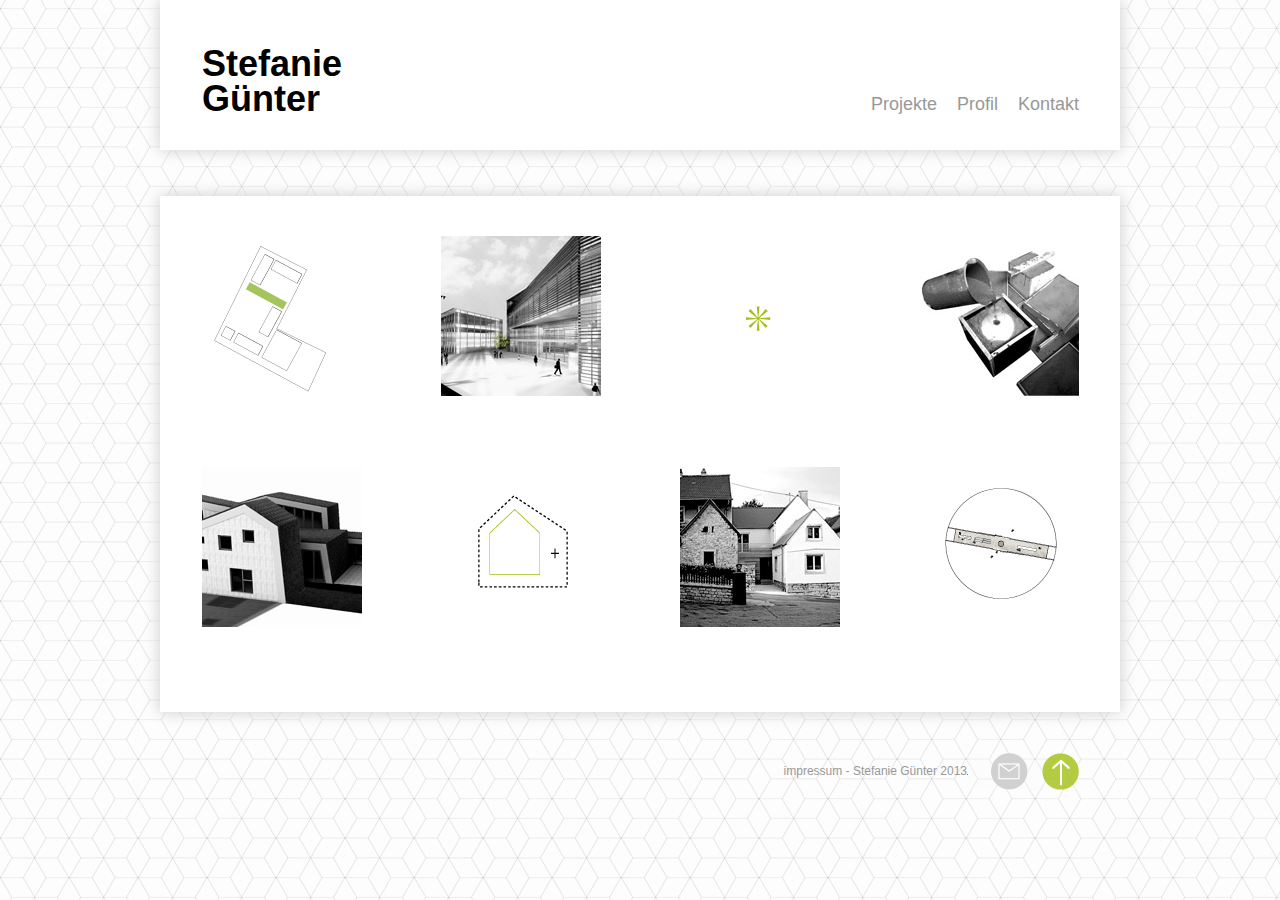
<file: index.html>
<!DOCTYPE html PUBLIC "-//W3C//DTD XHTML 1.0 Transitional//EN" "http://www.w3.org/TR/xhtml1/DTD/xhtml1-transitional.dtd">
<html xmlns="http://www.w3.org/1999/xhtml"><!-- InstanceBegin template="/Templates/standard.dwt" codeOutsideHTMLIsLocked="false" -->
<head>
<!--Die metatags beinhalten wichtige Hintergrundinformation für Suchmaschinen-->
<meta http-equiv="Content-Type" content="text/html; charset=UTF-8" />
<!--UTF-8 ist der europäische Zeichensatz, automatisch eingefügt von dreamweaver!-->
<meta http-equiv="content-language" content="de" />
<!--Verwendete Sprache, "de" für deutsch. Die gewünschte Information wird zwischen die Anführungsstrichen am Ende geschrieben-->
<meta name="author" content="Stefanie Günter" />
<meta name="reply-to" content="stefanie.guenter@googlemail.com" />
<meta name="description" content="Online Portfolio von Stefanie Günter, Studentin an der msa | muenster school of architecture" />
<!--In der Description wird ein kurzer Text (2 Zeilen) eingetragen, der bei Google als Seitenbeschreibung auftaucht-->
<!-- InstanceBeginEditable name="doctitle" -->
<title>Startseite // Stefanie Günter.de</title>
<!-- InstanceEndEditable -->
<!--Reiterinformation. Diese Information sollte für jede Seite anders sein...z.b. Projektname mit Name Author-->

<link href="css/standard.css" rel="stylesheet" type="text/css" />
<!-- InstanceBeginEditable name="head" -->
<meta name="description" content="Online Portfolio von Stefanie Günter, Startseite" />

<script type="text/javascript">
function MM_swapImgRestore() { //v3.0
  var i,x,a=document.MM_sr; for(i=0;a&&i<a.length&&(x=a[i])&&x.oSrc;i++) x.src=x.oSrc;
}
function MM_preloadImages() { //v3.0
  var d=document; if(d.images){ if(!d.MM_p) d.MM_p=new Array();
    var i,j=d.MM_p.length,a=MM_preloadImages.arguments; for(i=0; i<a.length; i++)
    if (a[i].indexOf("#")!=0){ d.MM_p[j]=new Image; d.MM_p[j++].src=a[i];}}
}

function MM_findObj(n, d) { //v4.01
  var p,i,x;  if(!d) d=document; if((p=n.indexOf("?"))>0&&parent.frames.length) {
    d=parent.frames[n.substring(p+1)].document; n=n.substring(0,p);}
  if(!(x=d[n])&&d.all) x=d.all[n]; for (i=0;!x&&i<d.forms.length;i++) x=d.forms[i][n];
  for(i=0;!x&&d.layers&&i<d.layers.length;i++) x=MM_findObj(n,d.layers[i].document);
  if(!x && d.getElementById) x=d.getElementById(n); return x;
}
function MM_swapImage() { //v3.0
  var i,j=0,x,a=MM_swapImage.arguments; document.MM_sr=new Array; for(i=0;i<(a.length-2);i+=3)
   if ((x=MM_findObj(a[i]))!=null){document.MM_sr[j++]=x; if(!x.oSrc) x.oSrc=x.src; x.src=a[i+2];}
}
</script>
<!-- InstanceEndEditable -->
<script type="text/javascript">
function MM_swapImgRestore() { //v3.0
  var i,x,a=document.MM_sr; for(i=0;a&&i<a.length&&(x=a[i])&&x.oSrc;i++) x.src=x.oSrc;
}
function MM_preloadImages() { //v3.0
  var d=document; if(d.images){ if(!d.MM_p) d.MM_p=new Array();
    var i,j=d.MM_p.length,a=MM_preloadImages.arguments; for(i=0; i<a.length; i++)
    if (a[i].indexOf("#")!=0){ d.MM_p[j]=new Image; d.MM_p[j++].src=a[i];}}
}

function MM_findObj(n, d) { //v4.01
  var p,i,x;  if(!d) d=document; if((p=n.indexOf("?"))>0&&parent.frames.length) {
    d=parent.frames[n.substring(p+1)].document; n=n.substring(0,p);}
  if(!(x=d[n])&&d.all) x=d.all[n]; for (i=0;!x&&i<d.forms.length;i++) x=d.forms[i][n];
  for(i=0;!x&&d.layers&&i<d.layers.length;i++) x=MM_findObj(n,d.layers[i].document);
  if(!x && d.getElementById) x=d.getElementById(n); return x;
}

function MM_swapImage() { //v3.0
  var i,j=0,x,a=MM_swapImage.arguments; document.MM_sr=new Array; for(i=0;i<(a.length-2);i+=3)
   if ((x=MM_findObj(a[i]))!=null){document.MM_sr[j++]=x; if(!x.oSrc) x.oSrc=x.src; x.src=a[i+2];}
}
</script>
</head>
<!--##################body###################-->
<body onload="MM_preloadImages('images/allgemein/obenbutton_hover.png','images/allgemein/kontaktbutton_hover.png','images/startseite_uebersicht/bachelorthesis_hover.gif','images/startseite_uebersicht/mediathek_hover.jpg','images/startseite_uebersicht/sternchen_hover.gif','images/startseite_uebersicht/betonexperimente_hover.jpg','images/startseite_uebersicht/aarhus_hover.jpg','images/startseite_uebersicht/bauko_hover.gif','images/startseite_uebersicht/winzerhaus_hover.jpg','images/startseite_uebersicht/frankfurt_hover.gif')">
<!--Das Muster im Hintergrund liegt als gekacheltes Bild im body--> 
<!--#################header##################-->
<div id="header"> 
  <!--Im header befinden sich drei divs: Logo, Nav1(Projekte/Profil/Kontakt), Nav2 (Unternavigation). Die Position des "headers" muss relativ sein, damit sich alle Elemente, die im header sind, an der Position des heades orientieren und nicht am restlichen Inhalt des headers-->
  <div id="logo">
    <p><a href="index.html" class="font36bold">Stefanie</a></p>
    <p><a href="index.html" class="font36bold">Günter</a></p>
  </div>
  <!--################################ Navigation 1 #############################################--> 
  <!--Die Listen (ul) im header müssen eine eindeutige id bekommen, da sie unterschiedliche Eigenschaften haben sollen-->
  <ul id="nav1">
    <li><a href="kontakt/kontakt/kontakt.html" id="nav1-3">Kontakt</a></li>
    <li><a href="profil/vita/vita.html" id="nav1-2">Profil</a></li>
    <li><a href="projekte/uebersicht/projekt_uebersicht.html" id="nav1-1">Projekte</a></li>
  </ul>
  <!--################################ Navigation 2 #############################################--> 
  <!--Die Liste <Nav2> ist ein Bibliothekselement, da es sich je nach Auswahl in <Nav1> verändert. Bibliothkeselemente werden noch vor dem Erstellen der Vorlagendatei angelegt! Bearbeitbare Bereiche werden in der Vorlagendatei festgelgt-->
  <!-- InstanceBeginEditable name="EditNav2" -->
  <div id="nav2"></div>
  <!-- InstanceEndEditable -->
  </li>
  </ul>
  <!--Die Navigation ist eine Liste. Liste ist von vorne nach hinten geschrieben, hat  "float right" und "text align right". Zusätzlich hat jedes "li" einen Abstand nach rechts. Die Position des "Div nav2" ist "absolut" und orientiert sich am header, dessen Position "relativ" ist--> 
</div>
<!--############################## Wrapper mit Inhalt ###########################-->
<div id="wrapper"> 
  <!--############ hier beginnt der bearbeitbare Bereich für den Inhalt des Contents / Auswahl des Bereichs, Einfügen, Vorlagenobjekte, 
Bearbeitbarer Bereich###########--> 
  <!-- InstanceBeginEditable name="EditContent" -->
  <div id="content">
  <a href="projekte/ba/bachelorthesis.html" onmouseout="MM_swapImgRestore()" onmouseover="MM_swapImage('bachelorthesis','','images/startseite_uebersicht/bachelorthesis_hover.gif',1)">
  <img src="images/startseite_uebersicht/bachelorthesis.gif" alt="bachelorthesis" width="160" height="160" id="bachelorthesis" /></a>
  <a href="projekte/mediathek/mediathek.html" onmouseout="MM_swapImgRestore()" onmouseover="MM_swapImage('mediathek','','images/startseite_uebersicht/mediathek_hover.jpg',1)">
  <img src="images/startseite_uebersicht/mediathek.jpg" alt="mediathek" width="160" height="160" id="mediathek" /></a>
  <a href="profil/vita/vita.html" onmouseout="MM_swapImgRestore()" onmouseover="MM_swapImage('profil','','images/startseite_uebersicht/sternchen_hover.gif',1)">
  <img src="images/startseite_uebersicht/sternchen.gif" alt="Profil" width="160" height="160" id="profil" /></a>
  <a href="projekte/betonexperimente/beton.html" onmouseout="MM_swapImgRestore()" onmouseover="MM_swapImage('beton','','images/startseite_uebersicht/betonexperimente_hover.jpg',1)"><img src="images/startseite_uebersicht/betonexperimente.jpg" alt="Betonexperimente" width="160" height="160" id="beton" /></a> <a href="projekte/aarhus/aarhus.html" onmouseout="MM_swapImgRestore()" onmouseover="MM_swapImage('aarhus','','images/startseite_uebersicht/aarhus_hover.jpg',1)">
  <img src="images/startseite_uebersicht/aarhus.jpg" alt="Stegreif Aarhus" width="160" height="160" id="aarhus" /></a>
  <a href="projekte/bauko/energiehaus.html" onmouseout="MM_swapImgRestore()" onmouseover="MM_swapImage('energiehaus','','images/startseite_uebersicht/bauko_hover.gif',1)">
  <img src="images/startseite_uebersicht/bauko.gif" alt="Energiehaus Plus" width="160" height="160" id="energiehaus" /></a>
  <a href="projekte/mandelring/winzerhaus.html" onmouseout="MM_swapImgRestore()" onmouseover="MM_swapImage('winzerhaus','','images/startseite_uebersicht/winzerhaus_hover.jpg',1)">
  <img src="images/startseite_uebersicht/winzerhaus.jpg" alt="Winzerhaus" width="160" height="160" id="winzerhaus" /></a>
  <a href="projekte/frankfurt/frankfurt.html" onmouseout="MM_swapImgRestore()" onmouseover="MM_swapImage('frankfurt','','images/startseite_uebersicht/frankfurt_hover.gif',1)">
  <img src="images/startseite_uebersicht/frankfurt.gif" alt="Stegreif Frankfurt" width="160" height="160" id="frankfurt" /></a>
  <div class="clearfix">&nbsp;</div>
  </div>
<!-- InstanceEndEditable --> 
   <!--################################ footer ##################################-->
</div>
  <div id="footer">
    <ul>
      <li><a href="#" onmouseout="MM_swapImgRestore()" onmouseover="MM_swapImage('nachobenbutton','','images/allgemein/obenbutton_hover.png',1)"><img src="images/allgemein/obenbutton.png" alt="nach oben" width="51"   height="37" id="nachobenbutton" /></a><a href="#"></a></li>
      <li><a href="mailto:sg@stefanieguenter.de" onmouseout="MM_swapImgRestore()" onmouseover="MM_swapImage('kontaktbutton','','images/allgemein/kontaktbutton_hover.png',1)"><img src="images/allgemein/kontaktbutton.png" alt="kontakt" width="61" height="37" id="kontaktbutton" /></a><a href="mailto:sg@stefanieguenter.de"></a></li>
      <li><a href="kontakt/kontakt/kontakt.html" class="schriftgrau">impressum - Stefanie Günter 2013</a></li>
    </ul>
  </div>
</body>
<!-- InstanceEnd --></html>
</file>
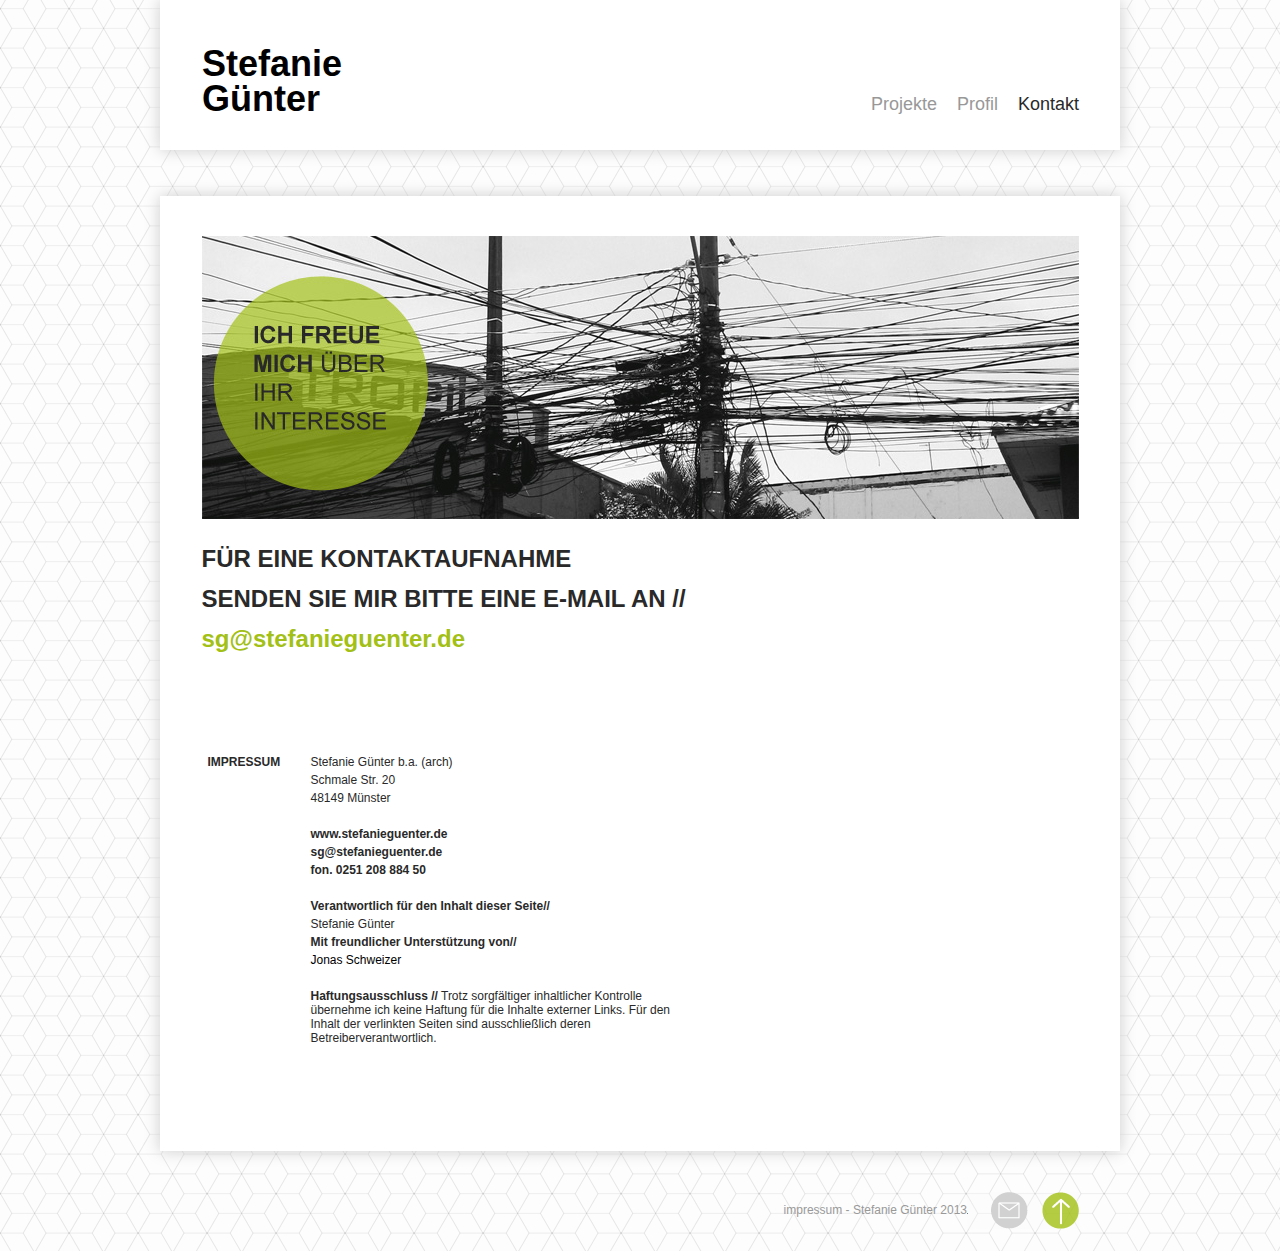
<file: kontakt/kontakt/kontakt.html>
<!DOCTYPE html PUBLIC "-//W3C//DTD XHTML 1.0 Transitional//EN" "http://www.w3.org/TR/xhtml1/DTD/xhtml1-transitional.dtd">
<html xmlns="http://www.w3.org/1999/xhtml"><!-- InstanceBegin template="/Templates/standard.dwt" codeOutsideHTMLIsLocked="false" -->
<head>
<!--Die metatags beinhalten wichtige Hintergrundinformation für Suchmaschinen-->
<meta http-equiv="Content-Type" content="text/html; charset=UTF-8" />
<!--UTF-8 ist der europäische Zeichensatz, automatisch eingefügt von dreamweaver!-->
<meta http-equiv="content-language" content="de" />
<!--Verwendete Sprache, "de" für deutsch. Die gewünschte Information wird zwischen die Anführungsstrichen am Ende geschrieben-->
<meta name="author" content="Stefanie Günter" />
<meta name="reply-to" content="stefanie.guenter@googlemail.com" />
<meta name="description" content="Online Portfolio von Stefanie Günter, Studentin an der msa | muenster school of architecture" />
<!--In der Description wird ein kurzer Text (2 Zeilen) eingetragen, der bei Google als Seitenbeschreibung auftaucht-->
<!-- InstanceBeginEditable name="doctitle" -->
<title>Kontakt-Impressum // Stefanie Günter.de</title>
<!-- InstanceEndEditable -->
<!--Reiterinformation. Diese Information sollte für jede Seite anders sein...z.b. Projektname mit Name Author-->

<link href="../../css/standard.css" rel="stylesheet" type="text/css" />
<!-- InstanceBeginEditable name="head" -->
<meta name="description" content="Online Portfolio von Stefanie Günter, Kontakt Stefanie Günter" />


<style type="text/css">
<!--
#header #nav1 #nav1-3 {
	color: #292929;
}
-->
</style>
<!-- InstanceEndEditable -->
<script type="text/javascript">
function MM_swapImgRestore() { //v3.0
  var i,x,a=document.MM_sr; for(i=0;a&&i<a.length&&(x=a[i])&&x.oSrc;i++) x.src=x.oSrc;
}
function MM_preloadImages() { //v3.0
  var d=document; if(d.images){ if(!d.MM_p) d.MM_p=new Array();
    var i,j=d.MM_p.length,a=MM_preloadImages.arguments; for(i=0; i<a.length; i++)
    if (a[i].indexOf("#")!=0){ d.MM_p[j]=new Image; d.MM_p[j++].src=a[i];}}
}

function MM_findObj(n, d) { //v4.01
  var p,i,x;  if(!d) d=document; if((p=n.indexOf("?"))>0&&parent.frames.length) {
    d=parent.frames[n.substring(p+1)].document; n=n.substring(0,p);}
  if(!(x=d[n])&&d.all) x=d.all[n]; for (i=0;!x&&i<d.forms.length;i++) x=d.forms[i][n];
  for(i=0;!x&&d.layers&&i<d.layers.length;i++) x=MM_findObj(n,d.layers[i].document);
  if(!x && d.getElementById) x=d.getElementById(n); return x;
}

function MM_swapImage() { //v3.0
  var i,j=0,x,a=MM_swapImage.arguments; document.MM_sr=new Array; for(i=0;i<(a.length-2);i+=3)
   if ((x=MM_findObj(a[i]))!=null){document.MM_sr[j++]=x; if(!x.oSrc) x.oSrc=x.src; x.src=a[i+2];}
}
</script>
</head>
<!--##################body###################-->
<body onload="MM_preloadImages('../../images/allgemein/obenbutton_hover.png','../../images/allgemein/kontaktbutton_hover.png')">
<!--Das Muster im Hintergrund liegt als gekacheltes Bild im body--> 
<!--#################header##################-->
<div id="header"> 
  <!--Im header befinden sich drei divs: Logo, Nav1(Projekte/Profil/Kontakt), Nav2 (Unternavigation). Die Position des "headers" muss relativ sein, damit sich alle Elemente, die im header sind, an der Position des heades orientieren und nicht am restlichen Inhalt des headers-->
  <div id="logo">
    <p><a href="../../index.html" class="font36bold">Stefanie</a></p>
    <p><a href="../../index.html" class="font36bold">Günter</a></p>
  </div>
  <!--################################ Navigation 1 #############################################--> 
  <!--Die Listen (ul) im header müssen eine eindeutige id bekommen, da sie unterschiedliche Eigenschaften haben sollen-->
  <ul id="nav1">
    <li><a href="kontakt.html" id="nav1-3">Kontakt</a></li>
    <li><a href="../../profil/vita/vita.html" id="nav1-2">Profil</a></li>
    <li><a href="../../projekte/uebersicht/projekt_uebersicht.html" id="nav1-1">Projekte</a></li>
  </ul>
  <!--################################ Navigation 2 #############################################--> 
  <!--Die Liste <Nav2> ist ein Bibliothekselement, da es sich je nach Auswahl in <Nav1> verändert. Bibliothkeselemente werden noch vor dem Erstellen der Vorlagendatei angelegt! Bearbeitbare Bereiche werden in der Vorlagendatei festgelgt-->
  <!-- InstanceBeginEditable name="EditNav2" -->
  <div id="nav2"></div>
  <!-- InstanceEndEditable -->
  </li>
  </ul>
  <!--Die Navigation ist eine Liste. Liste ist von vorne nach hinten geschrieben, hat  "float right" und "text align right". Zusätzlich hat jedes "li" einen Abstand nach rechts. Die Position des "Div nav2" ist "absolut" und orientiert sich am header, dessen Position "relativ" ist--> 
</div>
<!--############################## Wrapper mit Inhalt ###########################-->
<div id="wrapper"> 
  <!--############ hier beginnt der bearbeitbare Bereich für den Inhalt des Contents / Auswahl des Bereichs, Einfügen, Vorlagenobjekte, 
Bearbeitbarer Bereich###########--> 
  <!-- InstanceBeginEditable name="EditContent" -->
  <div id="content">
    <img src="../../images/allgemein/kontakt.jpg" alt="kontakt" width="877" height="283" class="top_image" />      
    <p><span class="info_contact">FÜR EINE KONTAKTAUFNAHME<br> SENDEN SIE MIR BITTE EINE E-MAIL AN //</br></span>
    <span class="info_contact green"><a href="mailto:sg@stefanieguenter.de">sg@stefanieguenter.de </a></span></p>
    <div id="impressum">
      <table width="877" border="0">
      <tr>
        <td width="109"><table width="877" border="0">
          <tr>
            <td width="99"><strong>IMPRESSUM</strong></td>
            <td width="366">Stefanie Günter b.a. (arch)</td>
            <td width="398">&nbsp;</td>
          </tr>
          <tr>
            <td>&nbsp;</td>
            <td>Schmale Str. 20</td>
            <td>&nbsp;</td>
          </tr>
          <tr>
            <td>&nbsp;</td>
            <td>48149 Münster</td>
            <td>&nbsp;</td>
          </tr>
          <tr>
            <td>&nbsp;</td>
            <td>&nbsp;</td>
            <td>&nbsp;</td>
          </tr>
          <tr>
            <td>&nbsp;</td>
            <td><strong>www.stefanieguenter.de</strong></td>
            <td>&nbsp;</td>
          </tr>
          <tr>
            <td>&nbsp;</td>
            <td><strong>sg@stefanieguenter.de</strong></td>
            <td>&nbsp;</td>
          </tr>
          <tr>
            <td>&nbsp;</td>
            <td><strong>fon. 0251 208 884 50</strong></td>
            <td>&nbsp;</td>
          </tr>
          <tr>
            <td>&nbsp;</td>
            <td>&nbsp;</td>
            <td>&nbsp;</td>
          </tr>
          <tr>
            <td>&nbsp;</td>
            <td><strong>Verantwortlich für den Inhalt dieser Seite//</strong></td>
            <td>&nbsp;</td>
          </tr>
          <tr>
            <td>&nbsp;</td>
            <td>Stefanie Günter</td>
            <td>&nbsp;</td>
          </tr>
          <tr>
            <td>&nbsp;</td>
            <td><strong>Mit freundlicher Unterstützung von//</strong></td>
            <td>&nbsp;</td>
          </tr>
          <tr>
            <td>&nbsp;</td>
            <td><a href="http://www.schweizer-jonas.de/" title="Jonas Schweizer | Webdesign und IT Consulting" target="_blank">Jonas Schweizer</a></td>
            <td>&nbsp;</td>
          </tr>
          <tr>
            <td>&nbsp;</td>
            <td>&nbsp;</td>
            <td>&nbsp;</td>
          </tr>
          <tr>
            <td>&nbsp;</td>
            <td><strong>Haftungsausschluss //</strong> Trotz sorgfältiger inhaltlicher Kontrolle  übernehme ich keine Haftung für die Inhalte externer Links. Für den Inhalt der verlinkten Seiten sind ausschließlich deren Betreiberverantwortlich. </td>
            <td>&nbsp;</td>
          </tr>
        </table></td>
      </tr>
      </table>
    </div>
  </div>
<!-- InstanceEndEditable --> 
   <!--################################ footer ##################################-->
</div>
  <div id="footer">
    <ul>
      <li><a href="#" onmouseout="MM_swapImgRestore()" onmouseover="MM_swapImage('nachobenbutton','','../../images/allgemein/obenbutton_hover.png',1)"><img src="../../images/allgemein/obenbutton.png" alt="nach oben" width="51"   height="37" id="nachobenbutton" /></a><a href="#"></a></li>
      <li><a href="mailto:sg@stefanieguenter.de" onmouseout="MM_swapImgRestore()" onmouseover="MM_swapImage('kontaktbutton','','../../images/allgemein/kontaktbutton_hover.png',1)"><img src="../../images/allgemein/kontaktbutton.png" alt="kontakt" width="61" height="37" id="kontaktbutton" /></a><a href="mailto:sg@stefanieguenter.de"></a></li>
      <li><a href="kontakt.html" class="schriftgrau">impressum - Stefanie Günter 2013</a></li>
    </ul>
  </div>
</body>
<!-- InstanceEnd --></html>
</file>
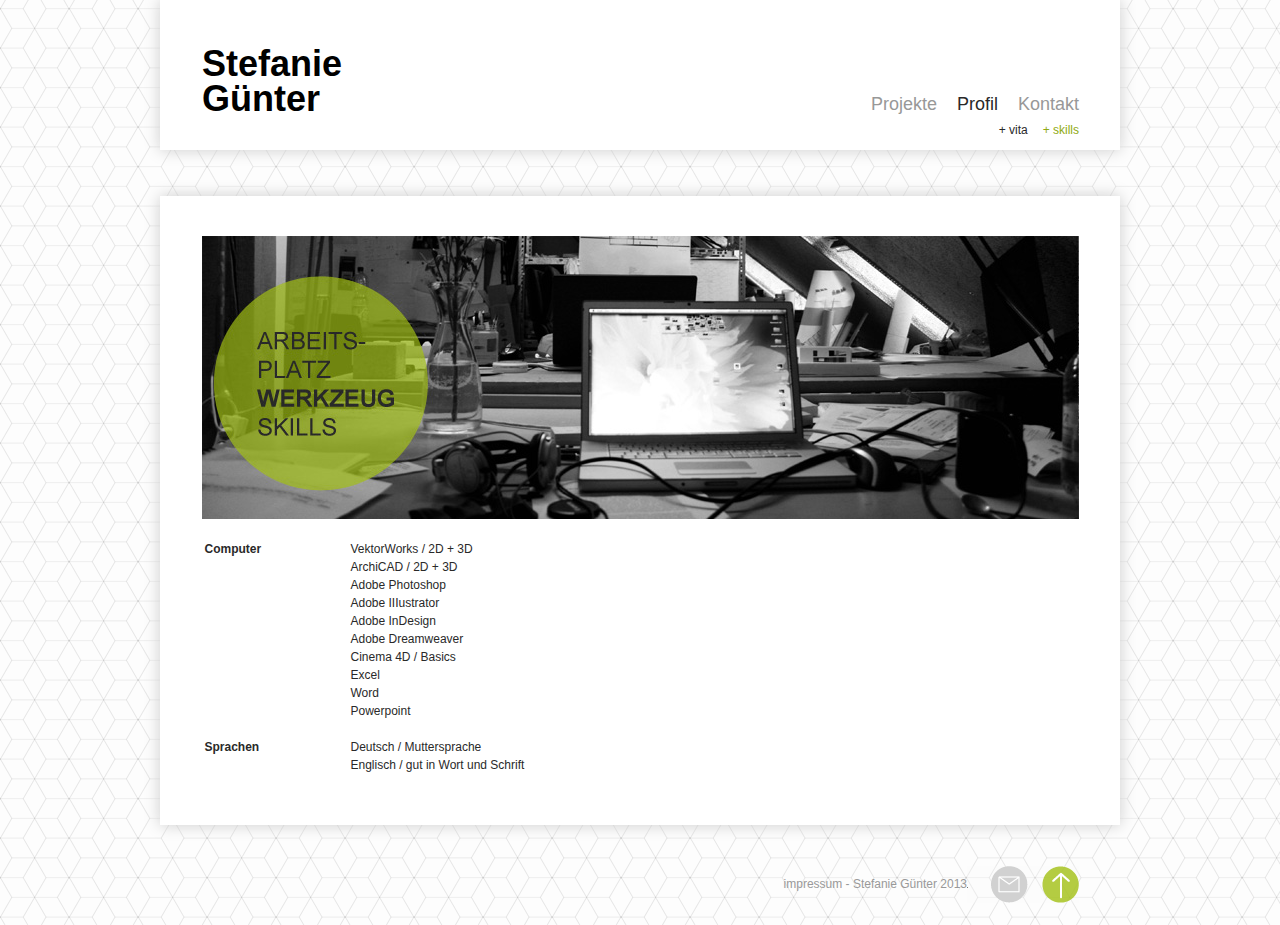
<file: profil/skills/skills.html>
<!DOCTYPE html PUBLIC "-//W3C//DTD XHTML 1.0 Transitional//EN" "http://www.w3.org/TR/xhtml1/DTD/xhtml1-transitional.dtd">
<html xmlns="http://www.w3.org/1999/xhtml"><!-- InstanceBegin template="/Templates/standard.dwt" codeOutsideHTMLIsLocked="false" -->
<head>
<!--Die metatags beinhalten wichtige Hintergrundinformation für Suchmaschinen-->
<meta http-equiv="Content-Type" content="text/html; charset=UTF-8" />
<!--UTF-8 ist der europäische Zeichensatz, automatisch eingefügt von dreamweaver!-->
<meta http-equiv="content-language" content="de" />
<!--Verwendete Sprache, "de" für deutsch. Die gewünschte Information wird zwischen die Anführungsstrichen am Ende geschrieben-->
<meta name="author" content="Stefanie Günter" />
<meta name="reply-to" content="stefanie.guenter@googlemail.com" />
<meta name="description" content="Online Portfolio von Stefanie Günter, Studentin an der msa | muenster school of architecture" />
<!--In der Description wird ein kurzer Text (2 Zeilen) eingetragen, der bei Google als Seitenbeschreibung auftaucht-->
<!-- InstanceBeginEditable name="doctitle" -->
<title>Skills // Stefanie Günter.de</title>
<!-- InstanceEndEditable -->
<!--Reiterinformation. Diese Information sollte für jede Seite anders sein...z.b. Projektname mit Name Author-->

<link href="../../css/standard.css" rel="stylesheet" type="text/css" />
<!-- InstanceBeginEditable name="head" -->
<meta name="description" content="Online Portfolio von Stefanie Günter, Fähigkeiten Computer und Sprache" />

<style type="text/css">
<!--
#header #nav1 #nav1-2 {
	color: #292929;
}
#header #nav2 #nav2-2 {
	color: #8faa11;
}
-->
</style>
<!-- InstanceEndEditable -->
<script type="text/javascript">
function MM_swapImgRestore() { //v3.0
  var i,x,a=document.MM_sr; for(i=0;a&&i<a.length&&(x=a[i])&&x.oSrc;i++) x.src=x.oSrc;
}
function MM_preloadImages() { //v3.0
  var d=document; if(d.images){ if(!d.MM_p) d.MM_p=new Array();
    var i,j=d.MM_p.length,a=MM_preloadImages.arguments; for(i=0; i<a.length; i++)
    if (a[i].indexOf("#")!=0){ d.MM_p[j]=new Image; d.MM_p[j++].src=a[i];}}
}

function MM_findObj(n, d) { //v4.01
  var p,i,x;  if(!d) d=document; if((p=n.indexOf("?"))>0&&parent.frames.length) {
    d=parent.frames[n.substring(p+1)].document; n=n.substring(0,p);}
  if(!(x=d[n])&&d.all) x=d.all[n]; for (i=0;!x&&i<d.forms.length;i++) x=d.forms[i][n];
  for(i=0;!x&&d.layers&&i<d.layers.length;i++) x=MM_findObj(n,d.layers[i].document);
  if(!x && d.getElementById) x=d.getElementById(n); return x;
}

function MM_swapImage() { //v3.0
  var i,j=0,x,a=MM_swapImage.arguments; document.MM_sr=new Array; for(i=0;i<(a.length-2);i+=3)
   if ((x=MM_findObj(a[i]))!=null){document.MM_sr[j++]=x; if(!x.oSrc) x.oSrc=x.src; x.src=a[i+2];}
}
</script>
</head>
<!--##################body###################-->
<body onload="MM_preloadImages('../../images/allgemein/obenbutton_hover.png','../../images/allgemein/kontaktbutton_hover.png')">
<!--Das Muster im Hintergrund liegt als gekacheltes Bild im body--> 
<!--#################header##################-->
<div id="header"> 
  <!--Im header befinden sich drei divs: Logo, Nav1(Projekte/Profil/Kontakt), Nav2 (Unternavigation). Die Position des "headers" muss relativ sein, damit sich alle Elemente, die im header sind, an der Position des heades orientieren und nicht am restlichen Inhalt des headers-->
  <div id="logo">
    <p><a href="../../index.html" class="font36bold">Stefanie</a></p>
    <p><a href="../../index.html" class="font36bold">Günter</a></p>
  </div>
  <!--################################ Navigation 1 #############################################--> 
  <!--Die Listen (ul) im header müssen eine eindeutige id bekommen, da sie unterschiedliche Eigenschaften haben sollen-->
  <ul id="nav1">
    <li><a href="../../kontakt/kontakt/kontakt.html" id="nav1-3">Kontakt</a></li>
    <li><a href="../vita/vita.html" id="nav1-2">Profil</a></li>
    <li><a href="../../projekte/uebersicht/projekt_uebersicht.html" id="nav1-1">Projekte</a></li>
  </ul>
  <!--################################ Navigation 2 #############################################--> 
  <!--Die Liste <Nav2> ist ein Bibliothekselement, da es sich je nach Auswahl in <Nav1> verändert. Bibliothkeselemente werden noch vor dem Erstellen der Vorlagendatei angelegt! Bearbeitbare Bereiche werden in der Vorlagendatei festgelgt-->
  <!-- InstanceBeginEditable name="EditNav2" -->
  <div id="nav2">
  <!-- #BeginLibraryItem "/Library/nav2-vita.lbi" -->
  <ul>
      <li><a id="nav2-2" href="skills.html">+ skills</a></li>
      <li><a id="nav2-1" href="../vita/vita.html">+ vita</a></li>
<!-- #EndLibraryItem --></div>
  <!-- InstanceEndEditable -->
  </li>
  </ul>
  <!--Die Navigation ist eine Liste. Liste ist von vorne nach hinten geschrieben, hat  "float right" und "text align right". Zusätzlich hat jedes "li" einen Abstand nach rechts. Die Position des "Div nav2" ist "absolut" und orientiert sich am header, dessen Position "relativ" ist--> 
</div>
<!--############################## Wrapper mit Inhalt ###########################-->
<div id="wrapper"> 
  <!--############ hier beginnt der bearbeitbare Bereich für den Inhalt des Contents / Auswahl des Bereichs, Einfügen, Vorlagenobjekte, 
Bearbeitbarer Bereich###########--> 
  <!-- InstanceBeginEditable name="EditContent" -->
  <div id="content">
  <img src="../../images/allgemein/skills.jpg" alt="skills" width="877" height="283" class="top_image" />
  <table width="877" border="0">
      <tr>
        <td width="142" class="bold">Computer</td>
        <td width="725">VektorWorks / 2D + 3D</td>
      </tr>
      <tr>
        <td>&nbsp;</td>
        <td>ArchiCAD / 2D + 3D</td>
      </tr>
      <tr>
        <td>&nbsp;</td>
        <td>Adobe Photoshop</td>
      </tr>
      <tr>
        <td>&nbsp;</td>
        <td>Adobe IIIustrator</td>
      </tr>
      <tr>
        <td class="bold">&nbsp;</td>
        <td>Adobe InDesign</td>
      </tr>
      <tr>
        <td>&nbsp;</td>
        <td>Adobe Dreamweaver</td>
      </tr>
      <tr>
        <td>&nbsp;</td>
        <td>Cinema 4D / Basics</td>
      </tr>
      <tr>
        <td>&nbsp;</td>
        <td>Excel</td>
      </tr>
      <tr>
        <td>&nbsp;</td>
        <td>Word</td>
      </tr>
      <tr>
        <td>&nbsp;</td>
        <td>Powerpoint</td>
      </tr>
      <tr>
        <td>&nbsp;</td>
        <td>&nbsp;</td>
      </tr>
      <tr>
        <td class="bold">Sprachen</td>
        <td>Deutsch / Muttersprache</td>
      </tr>
      <tr>
        <td>&nbsp;</td>
        <td>Englisch / gut in Wort und Schrift</td>
      </tr>
    </table>
  </div>
<!-- InstanceEndEditable --> 
   <!--################################ footer ##################################-->
</div>
  <div id="footer">
    <ul>
      <li><a href="#" onmouseout="MM_swapImgRestore()" onmouseover="MM_swapImage('nachobenbutton','','../../images/allgemein/obenbutton_hover.png',1)"><img src="../../images/allgemein/obenbutton.png" alt="nach oben" width="51"   height="37" id="nachobenbutton" /></a><a href="#"></a></li>
      <li><a href="mailto:sg@stefanieguenter.de" onmouseout="MM_swapImgRestore()" onmouseover="MM_swapImage('kontaktbutton','','../../images/allgemein/kontaktbutton_hover.png',1)"><img src="../../images/allgemein/kontaktbutton.png" alt="kontakt" width="61" height="37" id="kontaktbutton" /></a><a href="mailto:sg@stefanieguenter.de"></a></li>
      <li><a href="../../kontakt/kontakt/kontakt.html" class="schriftgrau">impressum - Stefanie Günter 2013</a></li>
    </ul>
  </div>
</body>
<!-- InstanceEnd --></html>
</file>
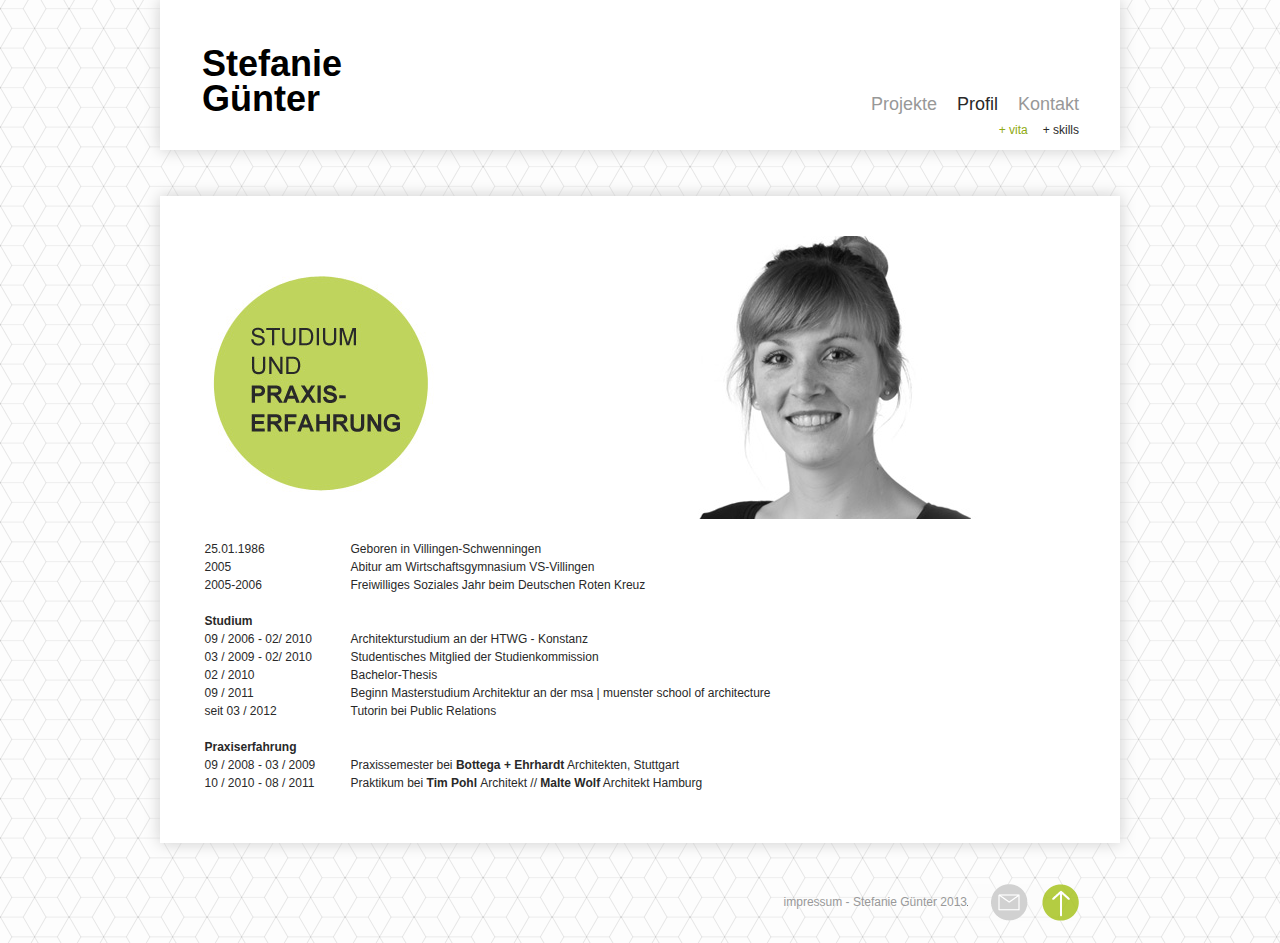
<file: profil/vita/vita.html>
<!DOCTYPE html PUBLIC "-//W3C//DTD XHTML 1.0 Transitional//EN" "http://www.w3.org/TR/xhtml1/DTD/xhtml1-transitional.dtd">
<html xmlns="http://www.w3.org/1999/xhtml"><!-- InstanceBegin template="/Templates/standard.dwt" codeOutsideHTMLIsLocked="false" -->
<head>
<!--Die metatags beinhalten wichtige Hintergrundinformation für Suchmaschinen-->
<meta http-equiv="Content-Type" content="text/html; charset=UTF-8" />
<!--UTF-8 ist der europäische Zeichensatz, automatisch eingefügt von dreamweaver!-->
<meta http-equiv="content-language" content="de" />
<!--Verwendete Sprache, "de" für deutsch. Die gewünschte Information wird zwischen die Anführungsstrichen am Ende geschrieben-->
<meta name="author" content="Stefanie Günter" />
<meta name="reply-to" content="stefanie.guenter@googlemail.com" />
<meta name="description" content="Online Portfolio von Stefanie Günter, Studentin an der msa | muenster school of architecture" />
<!--In der Description wird ein kurzer Text (2 Zeilen) eingetragen, der bei Google als Seitenbeschreibung auftaucht-->
<!-- InstanceBeginEditable name="doctitle" -->
<title>Vita // Stefanie Günter.de</title>
<!-- InstanceEndEditable -->
<!--Reiterinformation. Diese Information sollte für jede Seite anders sein...z.b. Projektname mit Name Author-->

<link href="../../css/standard.css" rel="stylesheet" type="text/css" />
<!-- InstanceBeginEditable name="head" -->
<meta name="description" content="Online Portfolio von Stefanie Günter, Lebenslauf " />

<style type="text/css">
<!--
#header #nav1 #nav1-2 {
	color: #292929;
}
#header #nav2 #nav2-1 {
	color: #8faa11;
}
-->
</style>
<!-- InstanceEndEditable -->
<script type="text/javascript">
function MM_swapImgRestore() { //v3.0
  var i,x,a=document.MM_sr; for(i=0;a&&i<a.length&&(x=a[i])&&x.oSrc;i++) x.src=x.oSrc;
}
function MM_preloadImages() { //v3.0
  var d=document; if(d.images){ if(!d.MM_p) d.MM_p=new Array();
    var i,j=d.MM_p.length,a=MM_preloadImages.arguments; for(i=0; i<a.length; i++)
    if (a[i].indexOf("#")!=0){ d.MM_p[j]=new Image; d.MM_p[j++].src=a[i];}}
}

function MM_findObj(n, d) { //v4.01
  var p,i,x;  if(!d) d=document; if((p=n.indexOf("?"))>0&&parent.frames.length) {
    d=parent.frames[n.substring(p+1)].document; n=n.substring(0,p);}
  if(!(x=d[n])&&d.all) x=d.all[n]; for (i=0;!x&&i<d.forms.length;i++) x=d.forms[i][n];
  for(i=0;!x&&d.layers&&i<d.layers.length;i++) x=MM_findObj(n,d.layers[i].document);
  if(!x && d.getElementById) x=d.getElementById(n); return x;
}

function MM_swapImage() { //v3.0
  var i,j=0,x,a=MM_swapImage.arguments; document.MM_sr=new Array; for(i=0;i<(a.length-2);i+=3)
   if ((x=MM_findObj(a[i]))!=null){document.MM_sr[j++]=x; if(!x.oSrc) x.oSrc=x.src; x.src=a[i+2];}
}
</script>
</head>
<!--##################body###################-->
<body onload="MM_preloadImages('../../images/allgemein/obenbutton_hover.png','../../images/allgemein/kontaktbutton_hover.png')">
<!--Das Muster im Hintergrund liegt als gekacheltes Bild im body--> 
<!--#################header##################-->
<div id="header"> 
  <!--Im header befinden sich drei divs: Logo, Nav1(Projekte/Profil/Kontakt), Nav2 (Unternavigation). Die Position des "headers" muss relativ sein, damit sich alle Elemente, die im header sind, an der Position des heades orientieren und nicht am restlichen Inhalt des headers-->
  <div id="logo">
    <p><a href="../../index.html" class="font36bold">Stefanie</a></p>
    <p><a href="../../index.html" class="font36bold">Günter</a></p>
  </div>
  <!--################################ Navigation 1 #############################################--> 
  <!--Die Listen (ul) im header müssen eine eindeutige id bekommen, da sie unterschiedliche Eigenschaften haben sollen-->
  <ul id="nav1">
    <li><a href="../../kontakt/kontakt/kontakt.html" id="nav1-3">Kontakt</a></li>
    <li><a href="vita.html" id="nav1-2">Profil</a></li>
    <li><a href="../../projekte/uebersicht/projekt_uebersicht.html" id="nav1-1">Projekte</a></li>
  </ul>
  <!--################################ Navigation 2 #############################################--> 
  <!--Die Liste <Nav2> ist ein Bibliothekselement, da es sich je nach Auswahl in <Nav1> verändert. Bibliothkeselemente werden noch vor dem Erstellen der Vorlagendatei angelegt! Bearbeitbare Bereiche werden in der Vorlagendatei festgelgt-->
  <!-- InstanceBeginEditable name="EditNav2" -->
  <div id="nav2">
  <!-- #BeginLibraryItem "/Library/nav2-vita.lbi" -->
  <ul>
      <li><a id="nav2-2" href="../skills/skills.html">+ skills</a></li>
      <li><a id="nav2-1" href="vita.html">+ vita</a></li>
<!-- #EndLibraryItem --></div>
  <!-- InstanceEndEditable -->
  </li>
  </ul>
  <!--Die Navigation ist eine Liste. Liste ist von vorne nach hinten geschrieben, hat  "float right" und "text align right". Zusätzlich hat jedes "li" einen Abstand nach rechts. Die Position des "Div nav2" ist "absolut" und orientiert sich am header, dessen Position "relativ" ist--> 
</div>
<!--############################## Wrapper mit Inhalt ###########################-->
<div id="wrapper"> 
  <!--############ hier beginnt der bearbeitbare Bereich für den Inhalt des Contents / Auswahl des Bereichs, Einfügen, Vorlagenobjekte, 
Bearbeitbarer Bereich###########--> 
  <!-- InstanceBeginEditable name="EditContent" -->
  <div id="content">
    <img src="../../images/allgemein/vita.jpg" alt="Stefanie Günter" width="877" height="283" class="top_image" />
<table width="877" border="0">
      <tr>
        <td width="142">25.01.1986</td>
        <td width="725">Geboren in Villingen-Schwenningen </td>
      </tr>
      <tr>
        <td>2005</td>
        <td>Abitur am Wirtschaftsgymnasium VS-Villingen</td>
      </tr>
      <tr>
        <td>2005-2006</td>
        <td>Freiwilliges Soziales Jahr beim Deutschen Roten Kreuz</td>
      </tr>
      <tr>
        <td>&nbsp;</td>
        <td>&nbsp;</td>
      </tr>
      <tr>
        <td class="bold">Studium</td>
        <td>&nbsp;</td>
      </tr>
      <tr>
        <td>09 / 2006 - 02/ 2010</td>
        <td>Architekturstudium an der HTWG - Konstanz</td>
      </tr>
      <tr>
        <td>03 / 2009 - 02/ 2010</td>
        <td>Studentisches Mitglied der Studienkommission</td>
      </tr>
      <tr>
        <td>02 / 2010</td>
        <td>Bachelor-Thesis</td>
      </tr>
      <tr>
        <td>09 / 2011</td>
        <td>Beginn Masterstudium Architektur an der msa | muenster school of architecture</td>
      </tr>
      <tr>
        <td>seit 03 / 2012</td>
        <td>Tutorin bei Public Relations</td>
      </tr>
      <tr>
        <td>&nbsp;</td>
        <td>&nbsp;</td>
      </tr>
      <tr>
        <td class="bold">Praxiserfahrung</td>
        <td>&nbsp;</td>
      </tr>
      <tr>
        <td>09 / 2008 - 03 / 2009</td>
        <td>Praxissemester bei<a href="http://www.be-arch.com/"><strong> Bottega + Ehrhardt</strong></a> Architekten, Stuttgart</td>
      </tr>
      <tr>
        <td>10 / 2010 - 08 / 2011</td>
        <td>Praktikum bei <a href="http://www.timpohl.de/"><strong>Tim Pohl </strong></a>Architekt // <a href="http://www.maltewolf-architekten.de/"><strong>Malte Wolf</strong></a> Architekt Hamburg</td>
      </tr>
    </table>
    
  </div>
<!-- InstanceEndEditable --> 
   <!--################################ footer ##################################-->
</div>
  <div id="footer">
    <ul>
      <li><a href="#" onmouseout="MM_swapImgRestore()" onmouseover="MM_swapImage('nachobenbutton','','../../images/allgemein/obenbutton_hover.png',1)"><img src="../../images/allgemein/obenbutton.png" alt="nach oben" width="51"   height="37" id="nachobenbutton" /></a><a href="#"></a></li>
      <li><a href="mailto:sg@stefanieguenter.de" onmouseout="MM_swapImgRestore()" onmouseover="MM_swapImage('kontaktbutton','','../../images/allgemein/kontaktbutton_hover.png',1)"><img src="../../images/allgemein/kontaktbutton.png" alt="kontakt" width="61" height="37" id="kontaktbutton" /></a><a href="mailto:sg@stefanieguenter.de"></a></li>
      <li><a href="../../kontakt/kontakt/kontakt.html" class="schriftgrau">impressum - Stefanie Günter 2013</a></li>
    </ul>
  </div>
</body>
<!-- InstanceEnd --></html>
</file>
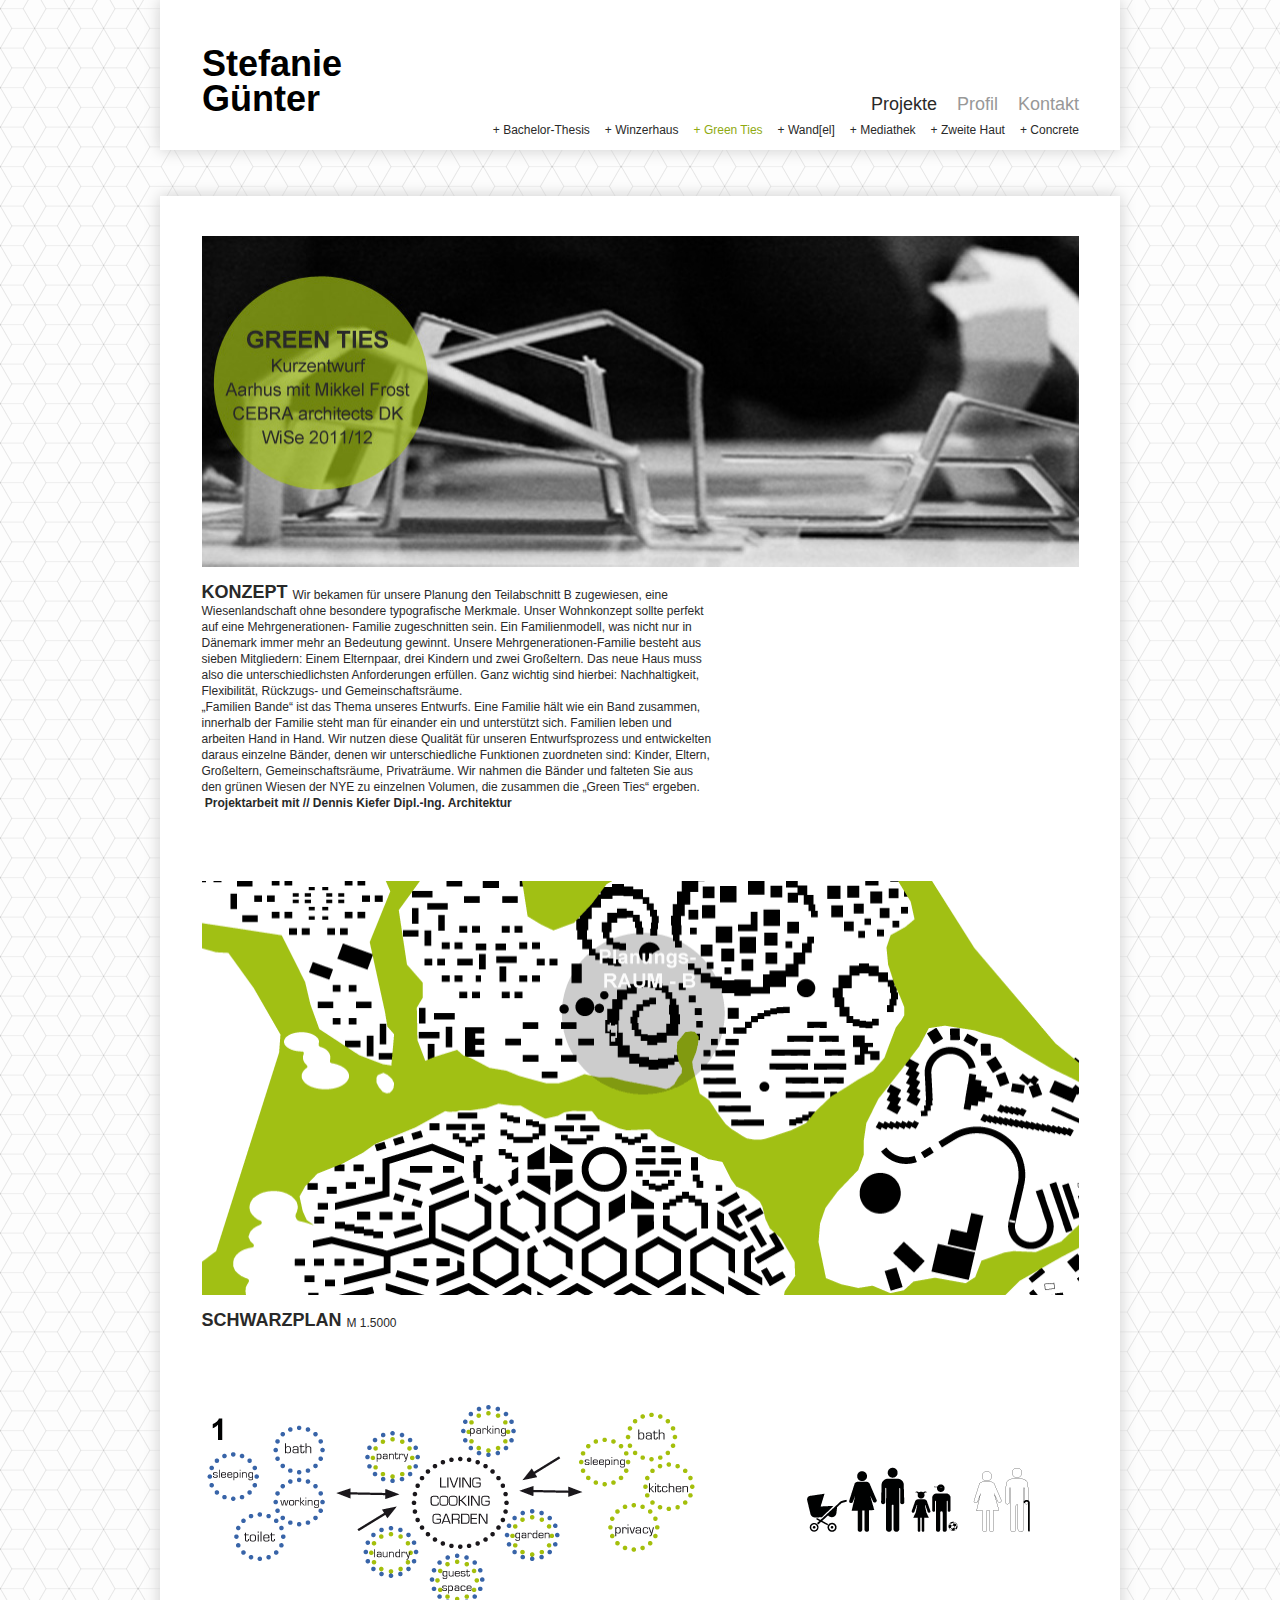
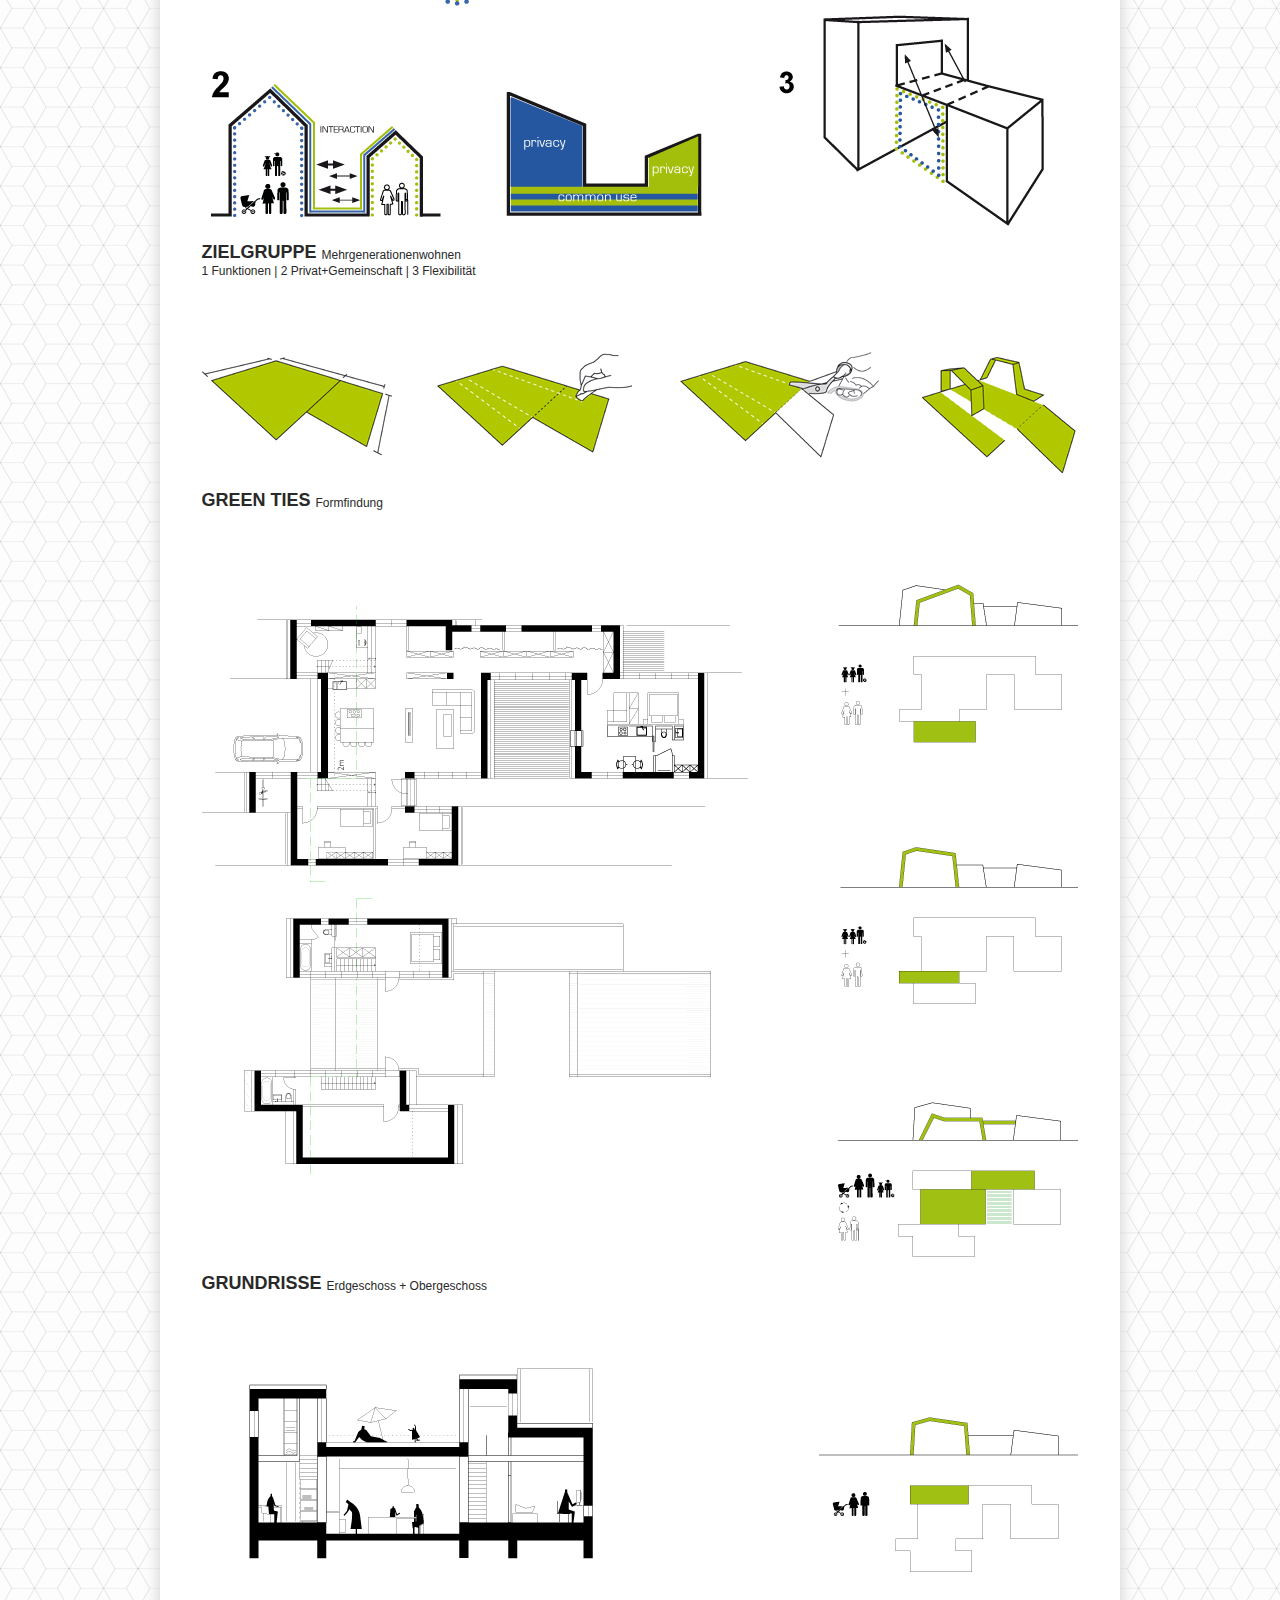
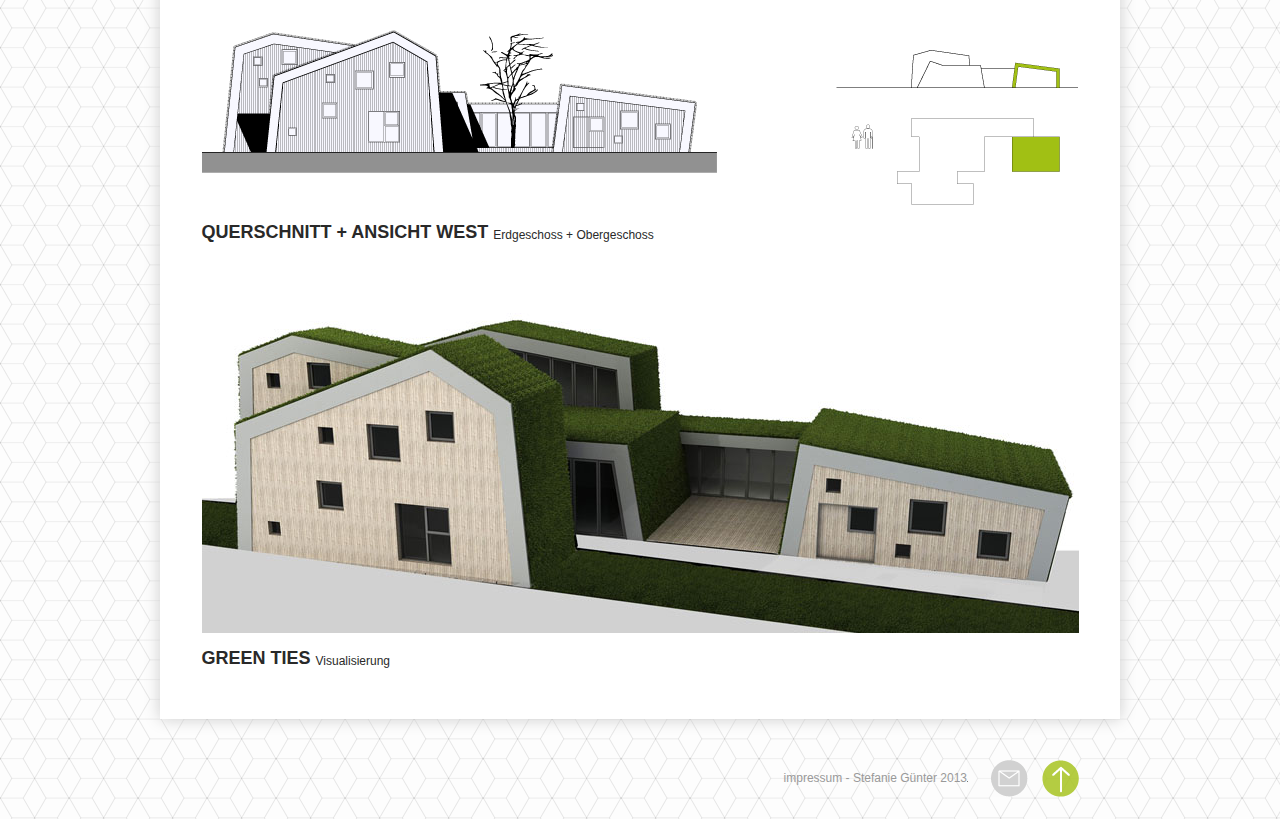
<file: projekte/aarhus/aarhus.html>
<!DOCTYPE html PUBLIC "-//W3C//DTD XHTML 1.0 Transitional//EN" "http://www.w3.org/TR/xhtml1/DTD/xhtml1-transitional.dtd">
<html xmlns="http://www.w3.org/1999/xhtml"><!-- InstanceBegin template="/Templates/standard.dwt" codeOutsideHTMLIsLocked="false" -->
<head>
<!--Die metatags beinhalten wichtige Hintergrundinformation für Suchmaschinen-->
<meta http-equiv="Content-Type" content="text/html; charset=UTF-8" />
<!--UTF-8 ist der europäische Zeichensatz, automatisch eingefügt von dreamweaver!-->
<meta http-equiv="content-language" content="de" />
<!--Verwendete Sprache, "de" für deutsch. Die gewünschte Information wird zwischen die Anführungsstrichen am Ende geschrieben-->
<meta name="author" content="Stefanie Günter" />
<meta name="reply-to" content="stefanie.guenter@googlemail.com" />
<meta name="description" content="Online Portfolio von Stefanie Günter, Studentin an der msa | muenster school of architecture" />
<!--In der Description wird ein kurzer Text (2 Zeilen) eingetragen, der bei Google als Seitenbeschreibung auftaucht-->
<!-- InstanceBeginEditable name="doctitle" -->
<title>Projekt Green Ties // Stefanie Günter.de</title>
<!-- InstanceEndEditable -->
<!--Reiterinformation. Diese Information sollte für jede Seite anders sein...z.b. Projektname mit Name Author-->

<link href="../../css/standard.css" rel="stylesheet" type="text/css" />
<!-- InstanceBeginEditable name="head" -->
<meta name="description" content="Online Portfolio von Stefanie Günter, Stegreif an der msa | muenster school of architecture, mit Mikkel Frost von CEBRA architects in Aarhus DK" />

<style type="text/css">
<!--
#header #nav1 #nav1-1 {
	color: #292929;
}
#header #nav2 #nav2-5 {
	color: #8faa11;
}
-->
</style>
<!-- InstanceEndEditable -->
<script type="text/javascript">
function MM_swapImgRestore() { //v3.0
  var i,x,a=document.MM_sr; for(i=0;a&&i<a.length&&(x=a[i])&&x.oSrc;i++) x.src=x.oSrc;
}
function MM_preloadImages() { //v3.0
  var d=document; if(d.images){ if(!d.MM_p) d.MM_p=new Array();
    var i,j=d.MM_p.length,a=MM_preloadImages.arguments; for(i=0; i<a.length; i++)
    if (a[i].indexOf("#")!=0){ d.MM_p[j]=new Image; d.MM_p[j++].src=a[i];}}
}

function MM_findObj(n, d) { //v4.01
  var p,i,x;  if(!d) d=document; if((p=n.indexOf("?"))>0&&parent.frames.length) {
    d=parent.frames[n.substring(p+1)].document; n=n.substring(0,p);}
  if(!(x=d[n])&&d.all) x=d.all[n]; for (i=0;!x&&i<d.forms.length;i++) x=d.forms[i][n];
  for(i=0;!x&&d.layers&&i<d.layers.length;i++) x=MM_findObj(n,d.layers[i].document);
  if(!x && d.getElementById) x=d.getElementById(n); return x;
}

function MM_swapImage() { //v3.0
  var i,j=0,x,a=MM_swapImage.arguments; document.MM_sr=new Array; for(i=0;i<(a.length-2);i+=3)
   if ((x=MM_findObj(a[i]))!=null){document.MM_sr[j++]=x; if(!x.oSrc) x.oSrc=x.src; x.src=a[i+2];}
}
</script>
</head>
<!--##################body###################-->
<body onload="MM_preloadImages('../../images/allgemein/obenbutton_hover.png','../../images/allgemein/kontaktbutton_hover.png')">
<!--Das Muster im Hintergrund liegt als gekacheltes Bild im body--> 
<!--#################header##################-->
<div id="header"> 
  <!--Im header befinden sich drei divs: Logo, Nav1(Projekte/Profil/Kontakt), Nav2 (Unternavigation). Die Position des "headers" muss relativ sein, damit sich alle Elemente, die im header sind, an der Position des heades orientieren und nicht am restlichen Inhalt des headers-->
  <div id="logo">
    <p><a href="../../index.html" class="font36bold">Stefanie</a></p>
    <p><a href="../../index.html" class="font36bold">Günter</a></p>
  </div>
  <!--################################ Navigation 1 #############################################--> 
  <!--Die Listen (ul) im header müssen eine eindeutige id bekommen, da sie unterschiedliche Eigenschaften haben sollen-->
  <ul id="nav1">
    <li><a href="../../kontakt/kontakt/kontakt.html" id="nav1-3">Kontakt</a></li>
    <li><a href="../../profil/vita/vita.html" id="nav1-2">Profil</a></li>
    <li><a href="../uebersicht/projekt_uebersicht.html" id="nav1-1">Projekte</a></li>
  </ul>
  <!--################################ Navigation 2 #############################################--> 
  <!--Die Liste <Nav2> ist ein Bibliothekselement, da es sich je nach Auswahl in <Nav1> verändert. Bibliothkeselemente werden noch vor dem Erstellen der Vorlagendatei angelegt! Bearbeitbare Bereiche werden in der Vorlagendatei festgelgt-->
  <!-- InstanceBeginEditable name="EditNav2" -->
  <div id="nav2"><!-- #BeginLibraryItem "/Library/nav2-projekte.lbi" -->
  <ul>
    <li><a id="nav2-1" href="../betonexperimente/beton.html">+ Concrete</a></li>
    <li><a id="nav2-2" href="../bauko/energiehaus.html">+ Zweite Haut</a></li>
    <li><a id="nav2-3" href="../mediathek/mediathek.html">+ Mediathek</a></li>
    <li><a id="nav2-4" href="../frankfurt/frankfurt.html">+ Wand[el]</a></li>
    <li><a id="nav2-5" href="aarhus.html">+ Green Ties</a></li>
    <li><a id="nav2-6" href="../mandelring/winzerhaus.html">+ Winzerhaus</a></li>
    <li><a id="nav2-7" href="../ba/bachelorthesis.html">+ Bachelor-Thesis</a></li>
  </ul>
  <!-- #EndLibraryItem --></div>
  <!-- InstanceEndEditable -->
  </li>
  </ul>
  <!--Die Navigation ist eine Liste. Liste ist von vorne nach hinten geschrieben, hat  "float right" und "text align right". Zusätzlich hat jedes "li" einen Abstand nach rechts. Die Position des "Div nav2" ist "absolut" und orientiert sich am header, dessen Position "relativ" ist--> 
</div>
<!--############################## Wrapper mit Inhalt ###########################-->
<div id="wrapper"> 
  <!--############ hier beginnt der bearbeitbare Bereich für den Inhalt des Contents / Auswahl des Bereichs, Einfügen, Vorlagenobjekte, 
Bearbeitbarer Bereich###########--> 
  <!-- InstanceBeginEditable name="EditContent" -->
  <div id="content">
    <div id="startbild"><img src="../../images/aarhus/aarhus_start.jpg" width="877" height="331" alt="Arbeitsmodell" /></div>
    <div class="text">
      <h1>KONZEPT</h1>
      <p>Wir bekamen für unsere Planung den Teilabschnitt B zugewiesen, eine Wiesenlandschaft ohne besondere typografische Merkmale. Unser Wohnkonzept sollte perfekt auf eine Mehrgenerationen-     		        Familie zugeschnitten sein. Ein Familienmodell, was nicht nur in Dänemark immer mehr an Bedeutung gewinnt. Unsere Mehrgenerationen-Familie besteht aus sieben Mitgliedern: Einem Elternpaar, drei Kindern und zwei Großeltern. Das neue Haus muss also die unterschiedlichsten Anforderungen erfüllen. Ganz wichtig sind hierbei: Nachhaltigkeit, Flexibilität, Rückzugs- und Gemeinschaftsräume. <br />
        &bdquo;Familien Bande&ldquo; ist das Thema unseres Entwurfs. Eine Familie hält wie ein Band zusammen, innerhalb der Familie steht man für einander ein und unterstützt sich. Familien leben und arbeiten Hand in Hand. Wir nutzen diese Qualität für unseren Entwurfsprozess und entwickelten daraus einzelne Bänder, denen wir unterschiedliche Funktionen zuordneten sind: Kinder, Eltern, Großeltern, Gemeinschaftsräume, Privaträume. Wir nahmen die Bänder und falteten Sie aus den grünen Wiesen der NYE zu einzelnen Volumen, die zusammen die &bdquo;Green Ties&ldquo; ergeben. &nbsp;<strong>Projektarbeit mit // Dennis Kiefer Dipl.-Ing. Architektur</strong></p>
    </div>
    <!--jedes Bild bekommt ein div <div id="bild"> welches die Grundinformationen für jedes Bild beinhaltet. Sollte ein Bild zusätzlich andere Informationen (z.B. Padding Top/Bottom) bekommt es eine Klasse zugewiesen!-->
    <div class="bild"><img src="../../images/aarhus/aarhus_1.gif" alt="Schwarzplan" width="877" height="414"/></div>
    <div class="text">
      <h1>SCHWARZPLAN</h1>
      <p>M 1.5000</p>
    </div>
    <div class="bild"><img src="../../images/aarhus/aarhus_2.gif" alt="Konzept" width="877" height="426"/></div>
    <div class="text">
      <h1>ZIELGRUPPE</h1>
      <p>Mehrgenerationenwohnen<br>
        1 Funktionen | 2 Privat+Gemeinschaft | 3 Flexibilität</br>
      </p>
    </div>
    <div class="bild"><img src="../../images/aarhus/aarhus_3.gif" alt="Pikto Formfindung" width="877" height="126"/></div>
    <div class="text">
      <h1>GREEN TIES</h1>
      <p>Formfindung</p>
    </div>
    <div class="bild"><img src="../../images/aarhus/aarhus_4.gif" alt="Grundrisse" width="877" height="677"/></div>
    <div class="text">
      <h1>GRUNDRISSE</h1>
      <p> Erdgeschoss + Obergeschoss</p>
    </div>
    <div class="bild"><img src="../../images/aarhus/aarhus_5.gif" alt="Ansicht+Schnitt " width="877" height="443"/></div>
    <div class="text">
      <h1>QUERSCHNITT + ANSICHT WEST</h1>
      <p> Erdgeschoss + Obergeschoss</p>
    </div>
    <div class="bild"><img src="../../images/aarhus/aarhus_6.jpg" alt="Visualisierung" width="877" height="320"/></div>
    <div class="text">
      <h1>GREEN TIES</h1>
      <p> Visualisierung</p>
    </div>
  </div>
  <!-- InstanceEndEditable --> 
   <!--################################ footer ##################################-->
</div>
  <div id="footer">
    <ul>
      <li><a href="#" onmouseout="MM_swapImgRestore()" onmouseover="MM_swapImage('nachobenbutton','','../../images/allgemein/obenbutton_hover.png',1)"><img src="../../images/allgemein/obenbutton.png" alt="nach oben" width="51"   height="37" id="nachobenbutton" /></a><a href="#"></a></li>
      <li><a href="mailto:sg@stefanieguenter.de" onmouseout="MM_swapImgRestore()" onmouseover="MM_swapImage('kontaktbutton','','../../images/allgemein/kontaktbutton_hover.png',1)"><img src="../../images/allgemein/kontaktbutton.png" alt="kontakt" width="61" height="37" id="kontaktbutton" /></a><a href="mailto:sg@stefanieguenter.de"></a></li>
      <li><a href="../../kontakt/kontakt/kontakt.html" class="schriftgrau">impressum - Stefanie Günter 2013</a></li>
    </ul>
  </div>
</body>
<!-- InstanceEnd --></html>
</file>
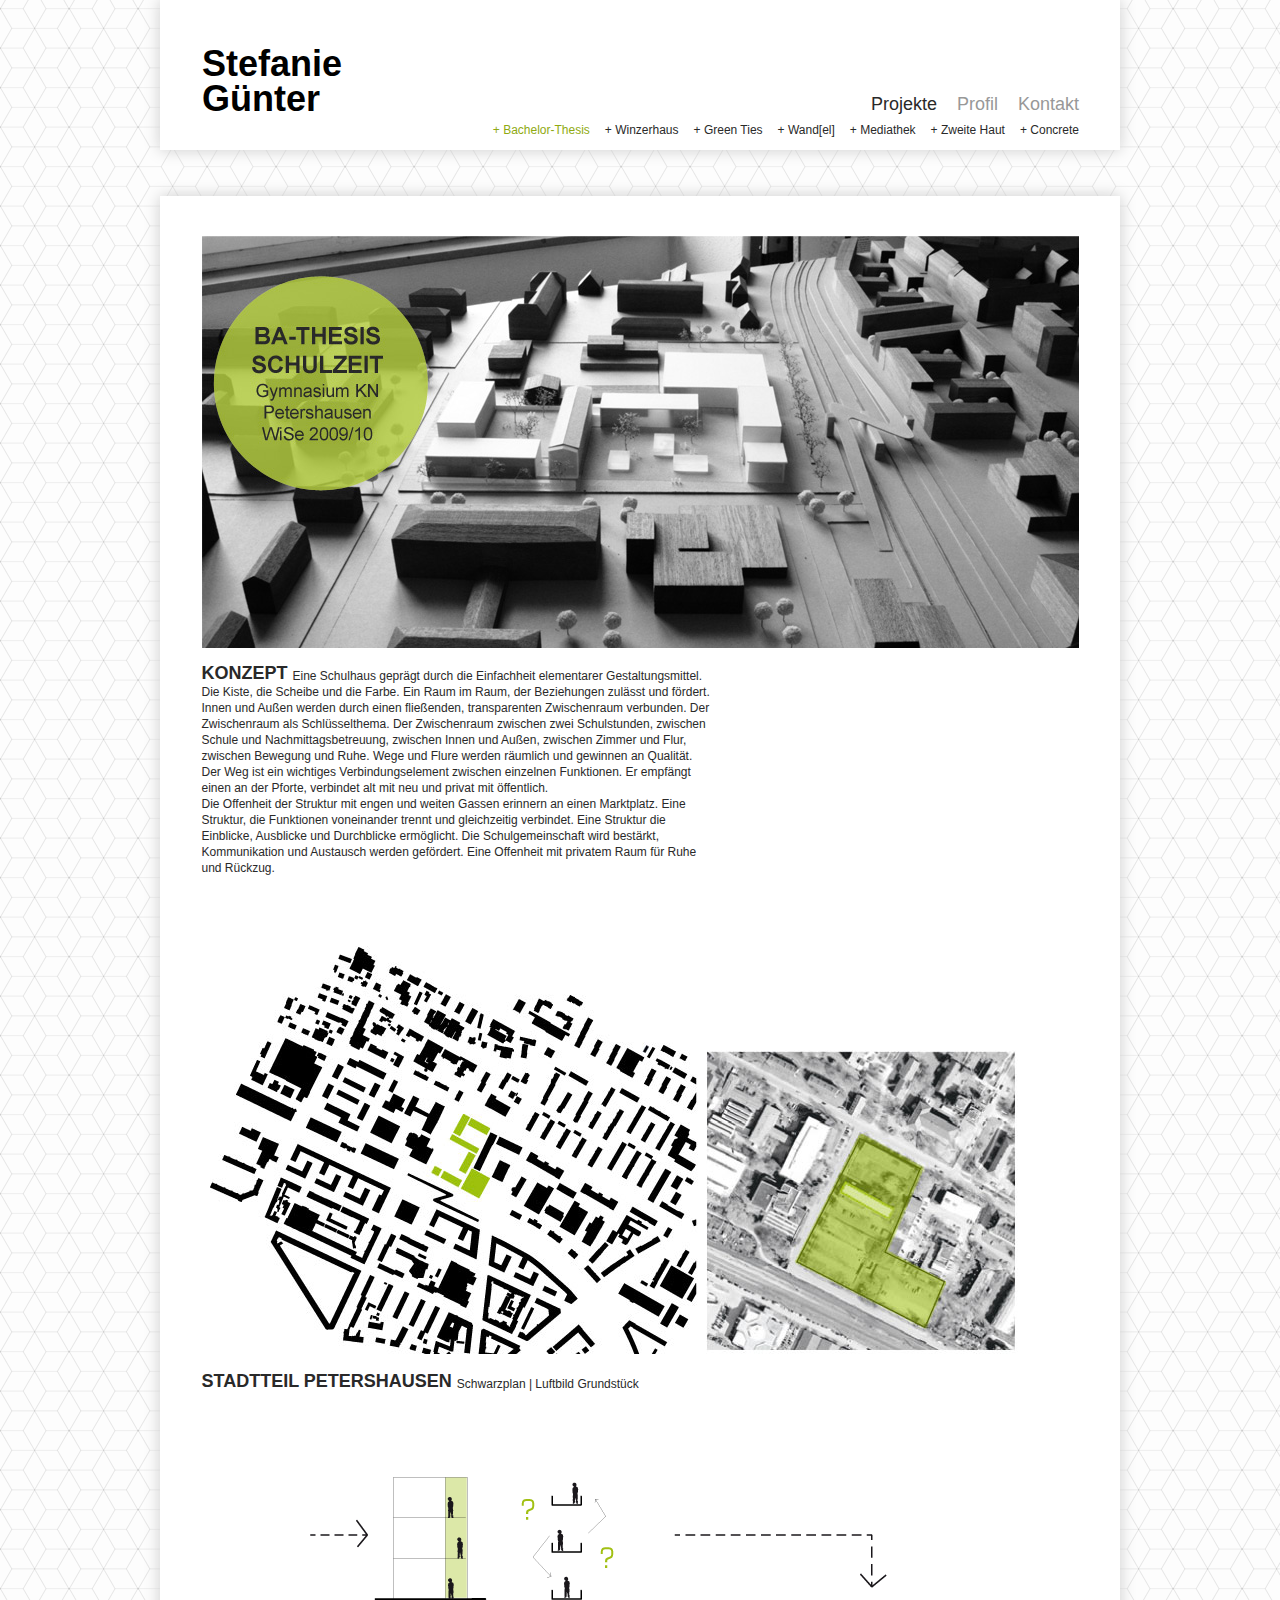
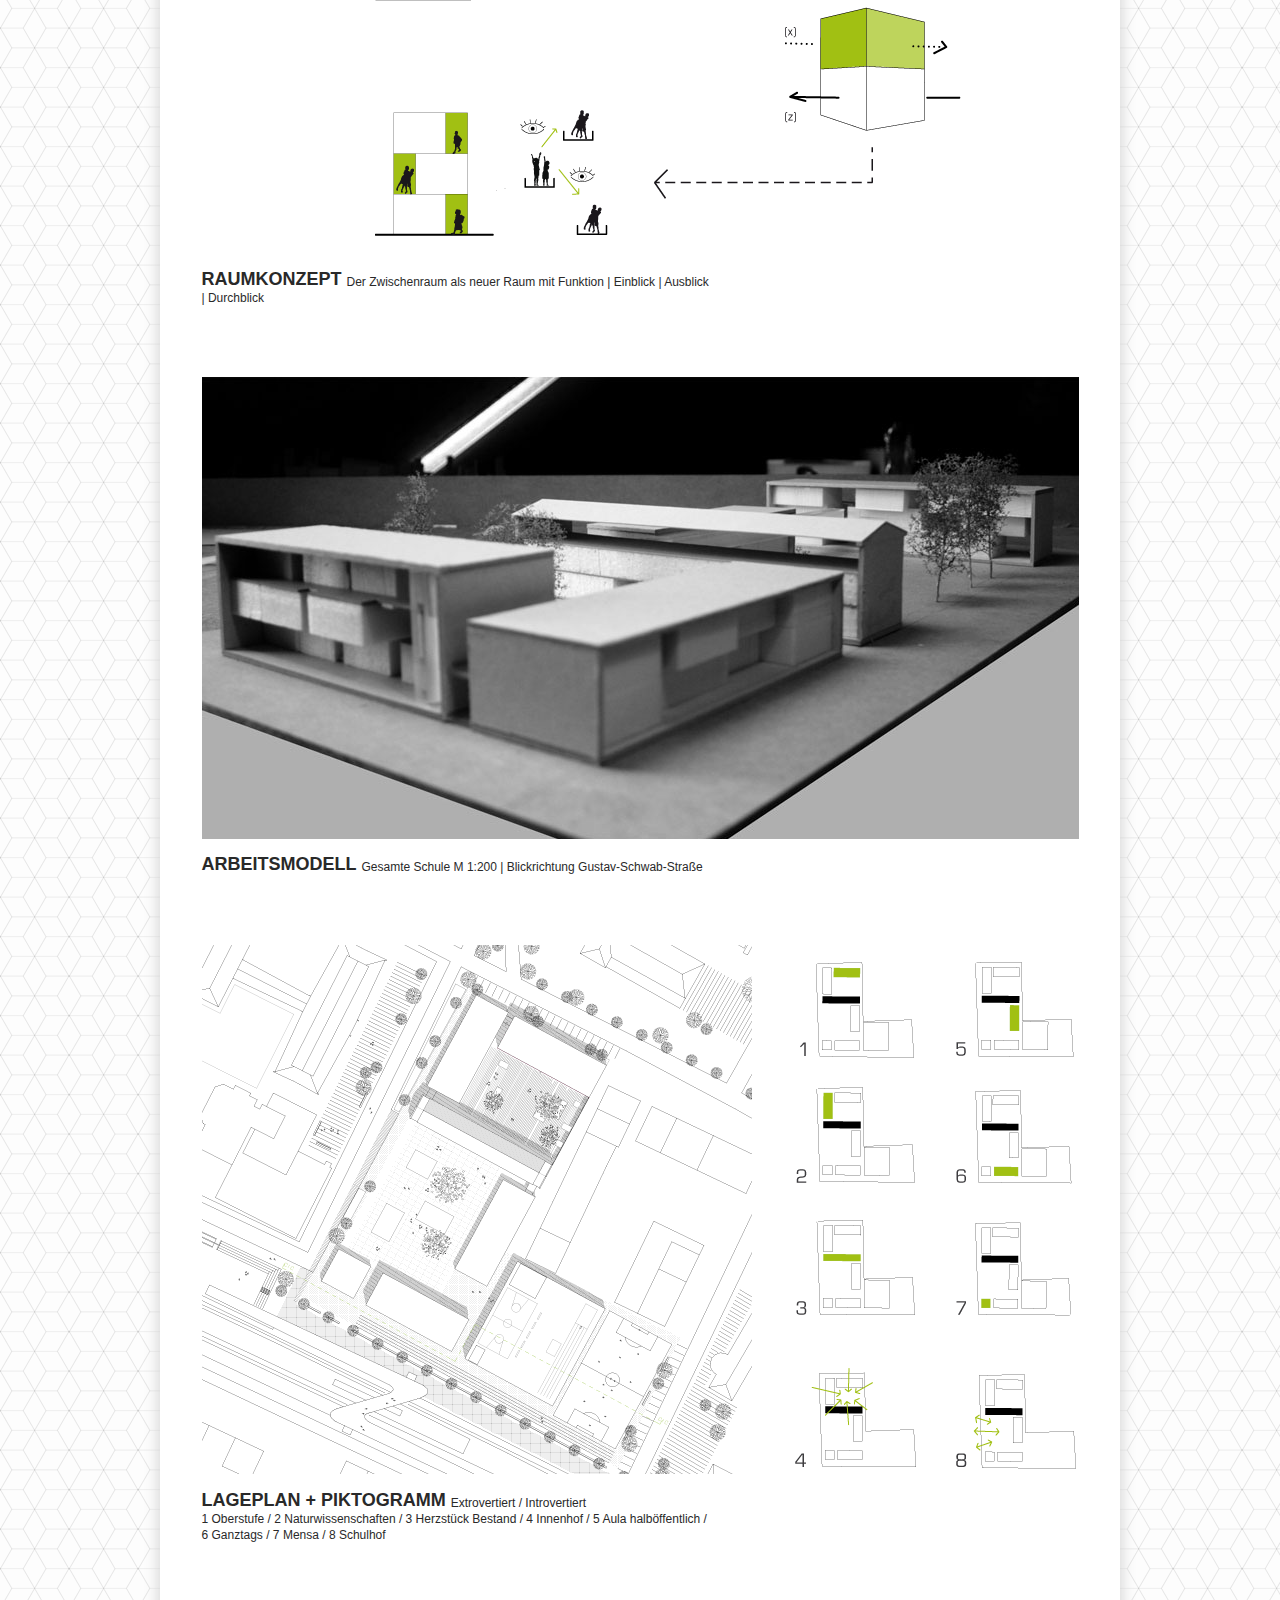
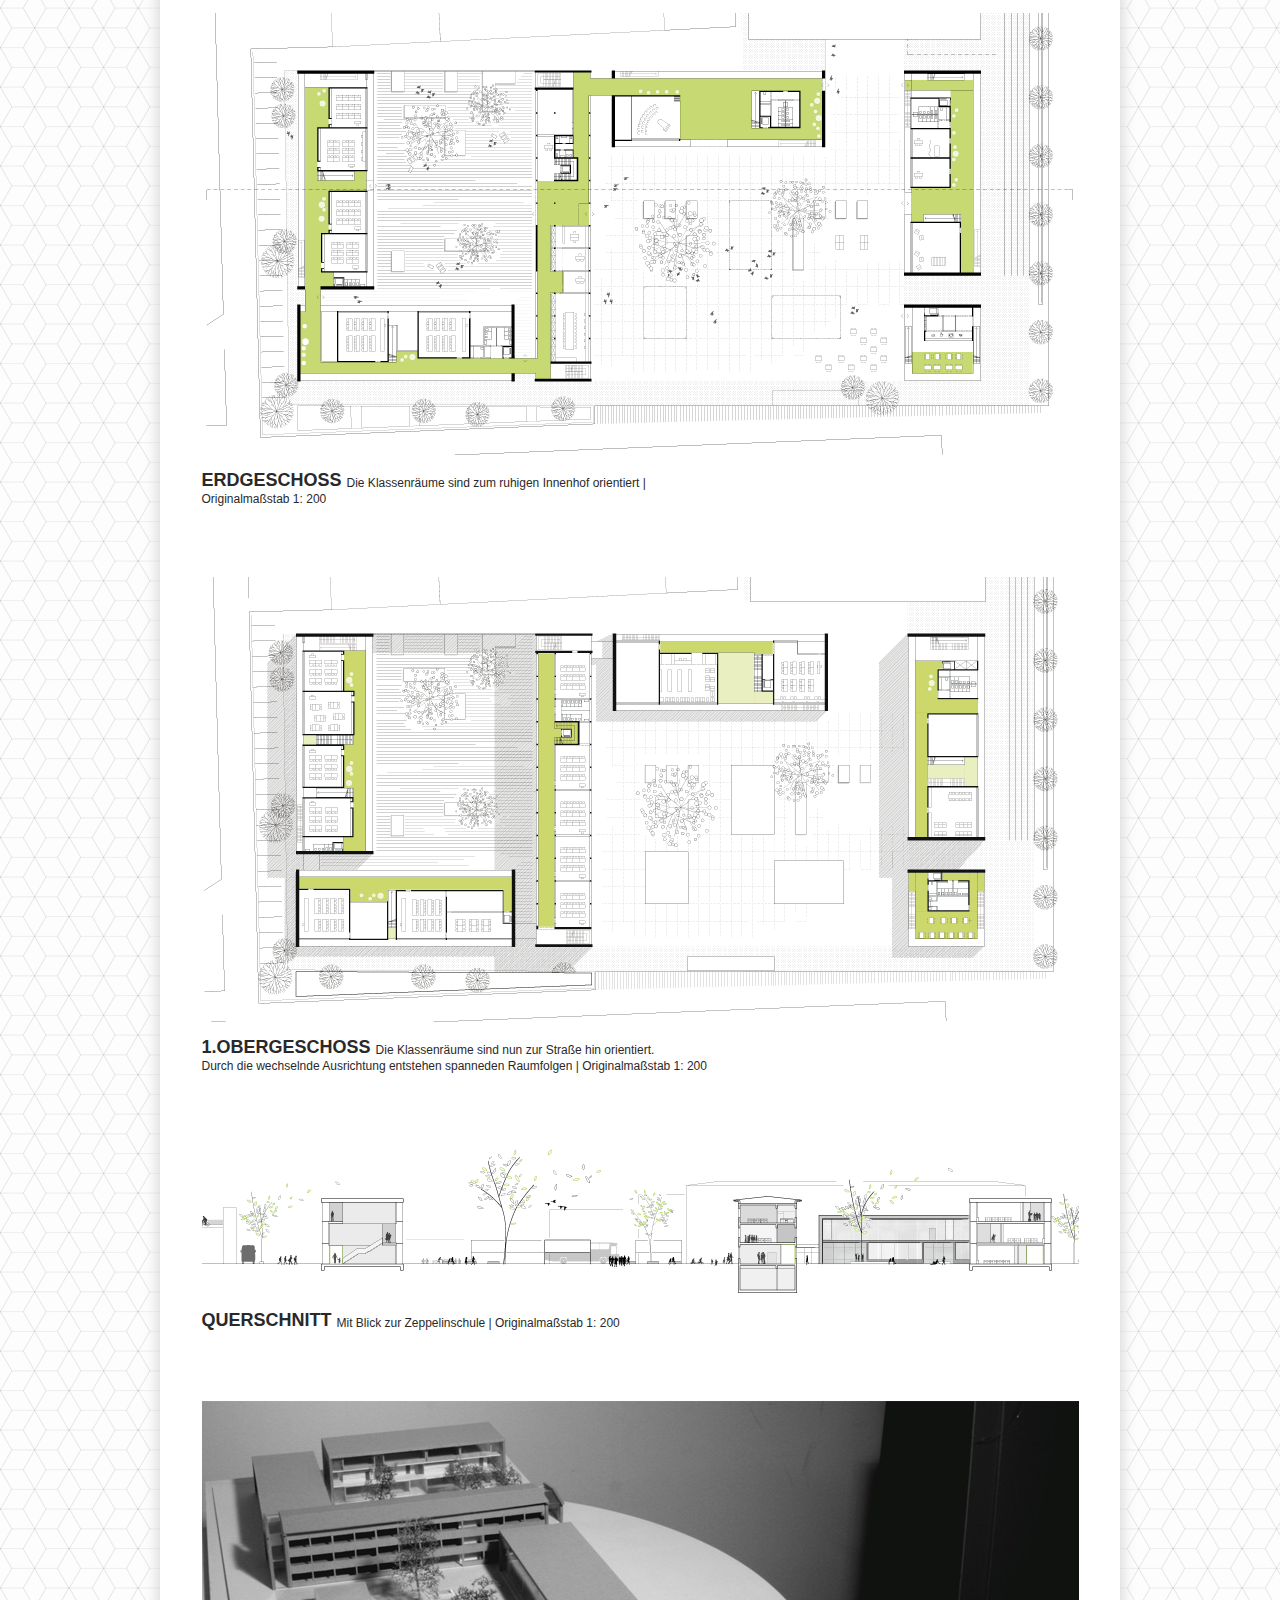
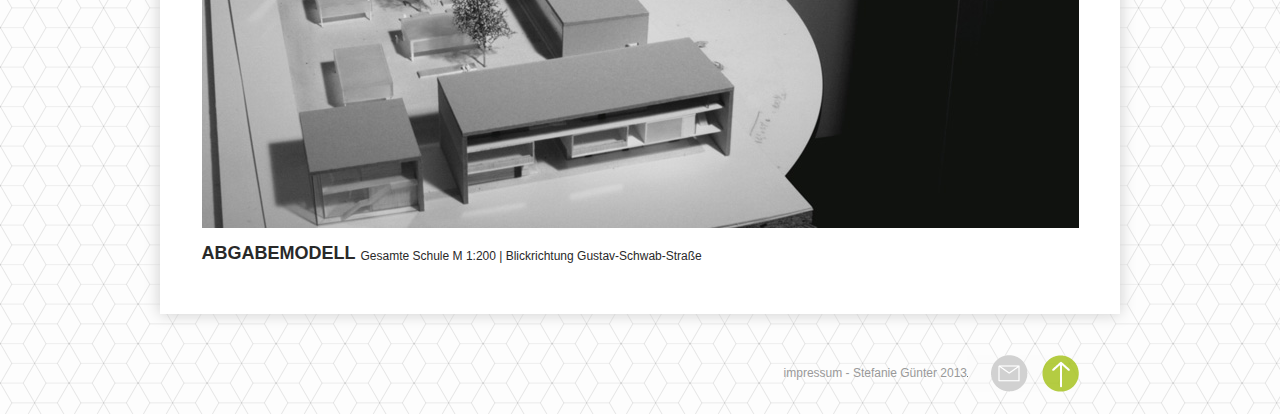
<file: projekte/ba/bachelorthesis.html>
<!DOCTYPE html PUBLIC "-//W3C//DTD XHTML 1.0 Transitional//EN" "http://www.w3.org/TR/xhtml1/DTD/xhtml1-transitional.dtd">
<html xmlns="http://www.w3.org/1999/xhtml"><!-- InstanceBegin template="/Templates/standard.dwt" codeOutsideHTMLIsLocked="false" -->
<head>
<!--Die metatags beinhalten wichtige Hintergrundinformation für Suchmaschinen-->
<meta http-equiv="Content-Type" content="text/html; charset=UTF-8" />
<!--UTF-8 ist der europäische Zeichensatz, automatisch eingefügt von dreamweaver!-->
<meta http-equiv="content-language" content="de" />
<!--Verwendete Sprache, "de" für deutsch. Die gewünschte Information wird zwischen die Anführungsstrichen am Ende geschrieben-->
<meta name="author" content="Stefanie Günter" />
<meta name="reply-to" content="stefanie.guenter@googlemail.com" />
<meta name="description" content="Online Portfolio von Stefanie Günter, Studentin an der msa | muenster school of architecture" />
<!--In der Description wird ein kurzer Text (2 Zeilen) eingetragen, der bei Google als Seitenbeschreibung auftaucht-->
<!-- InstanceBeginEditable name="doctitle" -->
<title>Projekte Bachelor Thesis // Stefanie Günter.de</title>
<!-- InstanceEndEditable -->
<!--Reiterinformation. Diese Information sollte für jede Seite anders sein...z.b. Projektname mit Name Author-->

<link href="../../css/standard.css" rel="stylesheet" type="text/css" />
<!-- InstanceBeginEditable name="head" -->
<meta name="description" content="Online Portfolio von Stefanie Günter, Bachelor-Thesis Schulzeit, HTWG-Konstanz" />

<style type="text/css">
<!--
#header #nav1 #nav1-1 {
	color: #292929;
}
#header #nav2 #nav2-7 {
	color: #8faa11;
}
-->
</style>
<!--Hier wird bestimmt, elche Navigationselemente, wann markiert sein sollen! Grundvoraussetzung ist, dass alle Navigationselemente eindeutige id's bekommen (nav1-1,nav1-2....)-->
<!-- InstanceEndEditable -->
<script type="text/javascript">
function MM_swapImgRestore() { //v3.0
  var i,x,a=document.MM_sr; for(i=0;a&&i<a.length&&(x=a[i])&&x.oSrc;i++) x.src=x.oSrc;
}
function MM_preloadImages() { //v3.0
  var d=document; if(d.images){ if(!d.MM_p) d.MM_p=new Array();
    var i,j=d.MM_p.length,a=MM_preloadImages.arguments; for(i=0; i<a.length; i++)
    if (a[i].indexOf("#")!=0){ d.MM_p[j]=new Image; d.MM_p[j++].src=a[i];}}
}

function MM_findObj(n, d) { //v4.01
  var p,i,x;  if(!d) d=document; if((p=n.indexOf("?"))>0&&parent.frames.length) {
    d=parent.frames[n.substring(p+1)].document; n=n.substring(0,p);}
  if(!(x=d[n])&&d.all) x=d.all[n]; for (i=0;!x&&i<d.forms.length;i++) x=d.forms[i][n];
  for(i=0;!x&&d.layers&&i<d.layers.length;i++) x=MM_findObj(n,d.layers[i].document);
  if(!x && d.getElementById) x=d.getElementById(n); return x;
}

function MM_swapImage() { //v3.0
  var i,j=0,x,a=MM_swapImage.arguments; document.MM_sr=new Array; for(i=0;i<(a.length-2);i+=3)
   if ((x=MM_findObj(a[i]))!=null){document.MM_sr[j++]=x; if(!x.oSrc) x.oSrc=x.src; x.src=a[i+2];}
}
</script>
</head>
<!--##################body###################-->
<body onload="MM_preloadImages('../../images/allgemein/obenbutton_hover.png','../../images/allgemein/kontaktbutton_hover.png')">
<!--Das Muster im Hintergrund liegt als gekacheltes Bild im body--> 
<!--#################header##################-->
<div id="header"> 
  <!--Im header befinden sich drei divs: Logo, Nav1(Projekte/Profil/Kontakt), Nav2 (Unternavigation). Die Position des "headers" muss relativ sein, damit sich alle Elemente, die im header sind, an der Position des heades orientieren und nicht am restlichen Inhalt des headers-->
  <div id="logo">
    <p><a href="../../index.html" class="font36bold">Stefanie</a></p>
    <p><a href="../../index.html" class="font36bold">Günter</a></p>
  </div>
  <!--################################ Navigation 1 #############################################--> 
  <!--Die Listen (ul) im header müssen eine eindeutige id bekommen, da sie unterschiedliche Eigenschaften haben sollen-->
  <ul id="nav1">
    <li><a href="../../kontakt/kontakt/kontakt.html" id="nav1-3">Kontakt</a></li>
    <li><a href="../../profil/vita/vita.html" id="nav1-2">Profil</a></li>
    <li><a href="../uebersicht/projekt_uebersicht.html" id="nav1-1">Projekte</a></li>
  </ul>
  <!--################################ Navigation 2 #############################################--> 
  <!--Die Liste <Nav2> ist ein Bibliothekselement, da es sich je nach Auswahl in <Nav1> verändert. Bibliothkeselemente werden noch vor dem Erstellen der Vorlagendatei angelegt! Bearbeitbare Bereiche werden in der Vorlagendatei festgelgt-->
  <!-- InstanceBeginEditable name="EditNav2" -->
  <div id="nav2"><!-- #BeginLibraryItem "/Library/nav2-projekte.lbi" -->
  <ul>
    <li><a id="nav2-1" href="../betonexperimente/beton.html">+ Concrete</a></li>
    <li><a id="nav2-2" href="../bauko/energiehaus.html">+ Zweite Haut</a></li>
    <li><a id="nav2-3" href="../mediathek/mediathek.html">+ Mediathek</a></li>
    <li><a id="nav2-4" href="../frankfurt/frankfurt.html">+ Wand[el]</a></li>
    <li><a id="nav2-5" href="../aarhus/aarhus.html">+ Green Ties</a></li>
    <li><a id="nav2-6" href="../mandelring/winzerhaus.html">+ Winzerhaus</a></li>
    <li><a id="nav2-7" href="bachelorthesis.html">+ Bachelor-Thesis</a></li>
  </ul>
  <!-- #EndLibraryItem --></div>
  <!-- InstanceEndEditable -->
  </li>
  </ul>
  <!--Die Navigation ist eine Liste. Liste ist von vorne nach hinten geschrieben, hat  "float right" und "text align right". Zusätzlich hat jedes "li" einen Abstand nach rechts. Die Position des "Div nav2" ist "absolut" und orientiert sich am header, dessen Position "relativ" ist--> 
</div>
<!--############################## Wrapper mit Inhalt ###########################-->
<div id="wrapper"> 
  <!--############ hier beginnt der bearbeitbare Bereich für den Inhalt des Contents / Auswahl des Bereichs, Einfügen, Vorlagenobjekte, 
Bearbeitbarer Bereich###########--> 
  <!-- InstanceBeginEditable name="EditContent" -->
  <div id="content">
    <div id="startbild"><img src="../../images/ba/ba_start.jpg" width="877" height="412" alt="Umgebungsmodell" /></div>
    <div class="text">
      <h1>KONZEPT</h1>
      <p>Eine Schulhaus geprägt durch die Einfachheit elementarer Gestaltungsmittel. Die Kiste, die Scheibe und die Farbe. Ein Raum im Raum, der Beziehungen zulässt und fördert. Innen und      		       Außen werden durch einen fließenden, transparenten Zwischenraum verbunden. Der Zwischenraum als Schlüsselthema. Der Zwischenraum zwischen zwei Schulstunden, zwischen Schule und Nachmittagsbetreuung, zwischen Innen und Außen, zwischen Zimmer und Flur, zwischen Bewegung und Ruhe. Wege und Flure werden räumlich und gewinnen an Qualität. Der Weg ist ein wichtiges Verbindungselement zwischen einzelnen Funktionen. Er empfängt einen an der Pforte, verbindet alt mit neu und privat mit öffentlich.<br />
        Die Offenheit der Struktur mit engen und weiten Gassen erinnern an einen Marktplatz. Eine Struktur, die Funktionen voneinander trennt und gleichzeitig verbindet. Eine Struktur die Einblicke, Ausblicke und Durchblicke ermöglicht. Die Schulgemeinschaft wird bestärkt, Kommunikation und Austausch werden gefördert. Eine Offenheit mit privatem Raum für Ruhe und Rückzug. </p>
    </div>
    <!--jedes Bild bekommt ein div <div id="bild"> welches die Grundinformationen für jedes Bild beinhaltet. Sollte ein Bild zusätzlich andere Informationen (z.B. Padding Top/Bottom) bekommt es eine Klasse zugewiesen!-->
    <div class="bild"><img src="../../images/ba/ba_1.jpg" alt="Schwarzplan und Luftbild" width="877" height="410"/></div>
    <div class="text">
      <h1>STADTTEIL PETERSHAUSEN</h1>
      <p>Schwarzplan | Luftbild Grundstück</p>
    </div>
    <div class="bild"><img src="../../images/ba/ba_2.gif" alt="Piktogramm / Entwurfskonzept" width="877" height="392"/></div>
    <div class="text">
      <h1>RAUMKONZEPT</h1>
      <p>Der Zwischenraum als neuer Raum mit Funktion | Einblick | Ausblick | Durchblick</p>
    </div>
    <div class="bild"><img src="../../images/ba/ba_3.jpg" alt="Arbeitsmodell Schulgebäude" width="877" height="463"/></div>
    <div class="text">
      <h1>ARBEITSMODELL</h1>
      <p>Gesamte Schule M 1:200 | Blickrichtung Gustav-Schwab-Straße</p>
    </div>
    <div class="bild"><img src="../../images/ba/ba_4.gif" alt="Lageplan / Piktogramm div. Schulgebäude" width="877" height="530"/></div>
    <div class="text">
      <h1>LAGEPLAN + PIKTOGRAMM</h1>
      <p> Extrovertiert / Introvertiert<br>
        1 Oberstufe / 2 Naturwissenschaften / 3 Herzstück Bestand / 4 Innenhof / 5 Aula halböffentlich / 6 Ganztags / 7 Mensa / 8 Schulhof</br></p>
    </div>
    <div class="bild"><img src="../../images/ba/ba_5.gif" alt="Grundriss Erdgeschoss M 1.200" width="877" height="442"/></div>
    <div class="text">
      <h1>ERDGESCHOSS</h1>
      <p> Die Klassenräume sind zum ruhigen Innenhof orientiert | Originalmaßstab 1: 200</p>
    </div>
    <div class="bild"><img src="../../images/ba/ba_6.gif" alt="Grundriss 1.Obergeschoss M 1.200" width="877" height="445"/></div>
    <div class="text">
      <h1>1.OBERGESCHOSS</h1>
      <p> Die Klassenräume sind nun zur Straße hin orientiert.<br />
        Durch die wechselnde Ausrichtung entstehen spanneden Raumfolgen | Originalmaßstab 1: 200</p>
    </div>
    <div class="bild"><img src="../../images/ba/ba_7.gif" alt="Querschnitt M 1.200" width="877" height="151"/></div>
    <div class="text">
      <h1>QUERSCHNITT</h1>
      <p> Mit Blick zur Zeppelinschule | Originalmaßstab 1: 200</p>
    </div>
    <div class="bild"><img src="../../images/ba/ba_8.jpg" alt="Abgabemodell" width="877" height="427"/></div>
    <div class="text">
      <h1>ABGABEMODELL</h1>
      <p> Gesamte Schule M 1:200 | Blickrichtung Gustav-Schwab-Straße</p>
    </div>
  </div>
  <!-- InstanceEndEditable --> 
   <!--################################ footer ##################################-->
</div>
  <div id="footer">
    <ul>
      <li><a href="#" onmouseout="MM_swapImgRestore()" onmouseover="MM_swapImage('nachobenbutton','','../../images/allgemein/obenbutton_hover.png',1)"><img src="../../images/allgemein/obenbutton.png" alt="nach oben" width="51"   height="37" id="nachobenbutton" /></a><a href="#"></a></li>
      <li><a href="mailto:sg@stefanieguenter.de" onmouseout="MM_swapImgRestore()" onmouseover="MM_swapImage('kontaktbutton','','../../images/allgemein/kontaktbutton_hover.png',1)"><img src="../../images/allgemein/kontaktbutton.png" alt="kontakt" width="61" height="37" id="kontaktbutton" /></a><a href="mailto:sg@stefanieguenter.de"></a></li>
      <li><a href="../../kontakt/kontakt/kontakt.html" class="schriftgrau">impressum - Stefanie Günter 2013</a></li>
    </ul>
  </div>
</body>
<!-- InstanceEnd --></html>
</file>
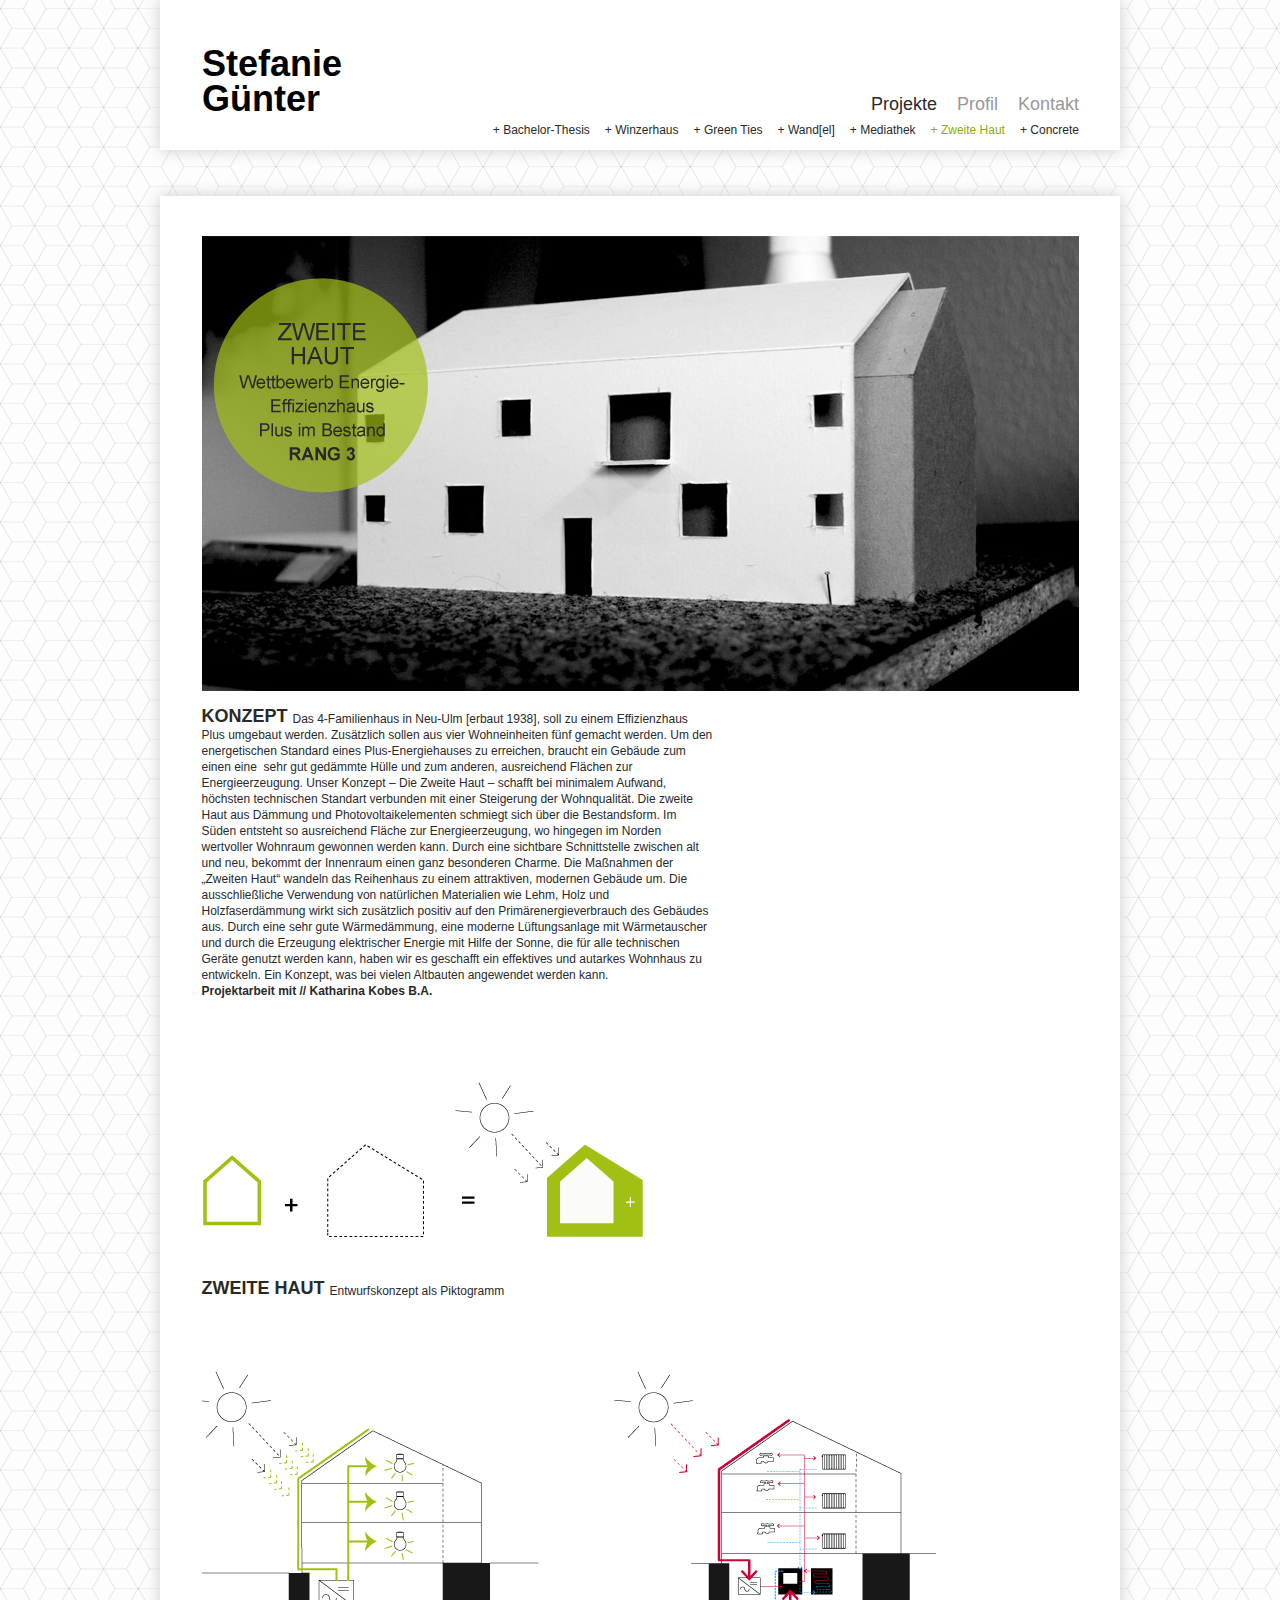
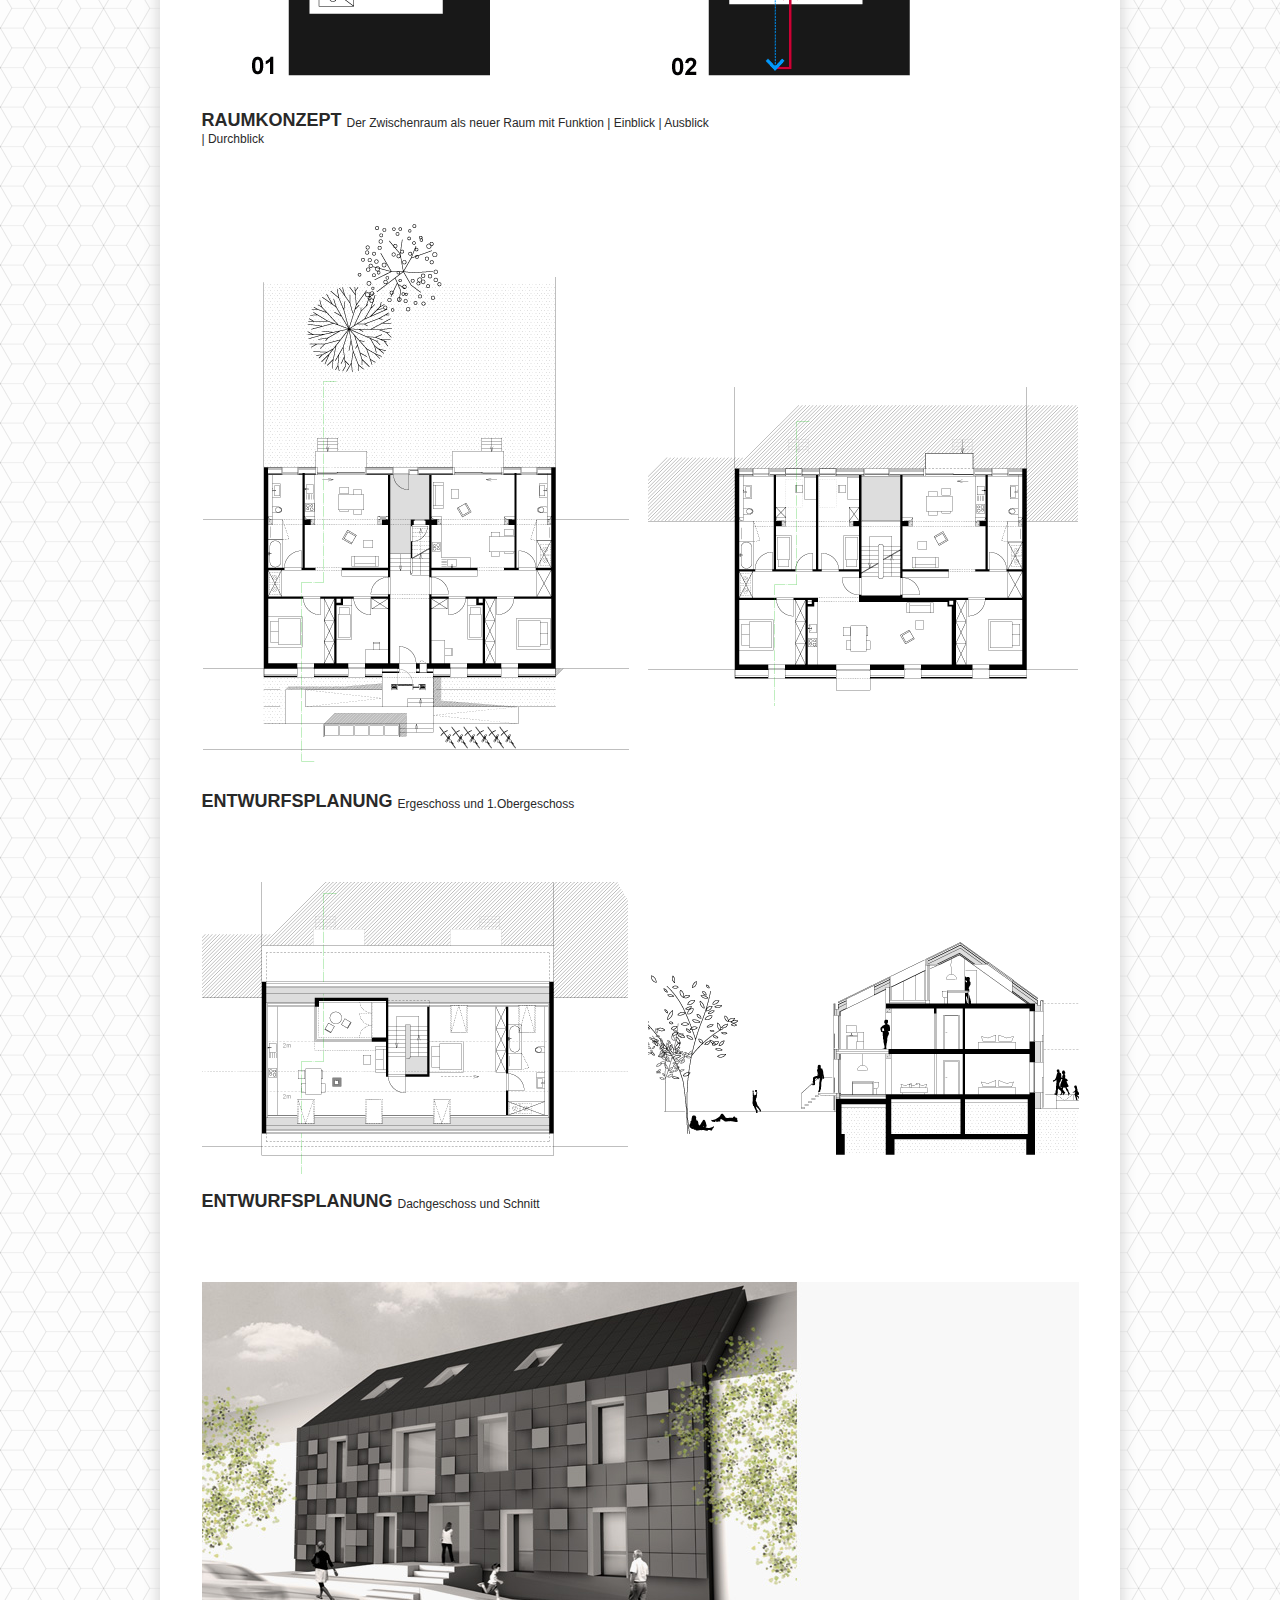
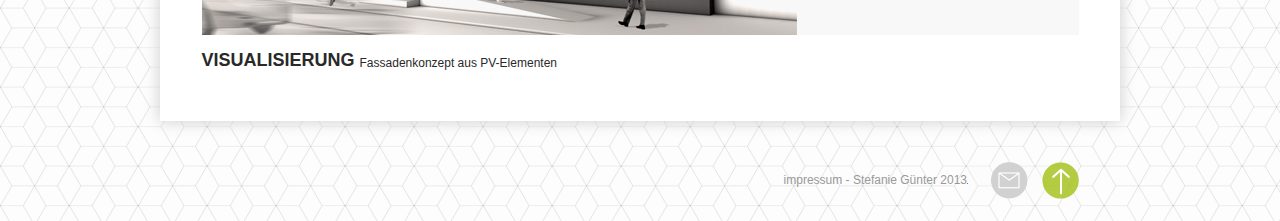
<file: projekte/bauko/energiehaus.html>
<!DOCTYPE html PUBLIC "-//W3C//DTD XHTML 1.0 Transitional//EN" "http://www.w3.org/TR/xhtml1/DTD/xhtml1-transitional.dtd">
<html xmlns="http://www.w3.org/1999/xhtml"><!-- InstanceBegin template="/Templates/standard.dwt" codeOutsideHTMLIsLocked="false" -->
<head>
<!--Die metatags beinhalten wichtige Hintergrundinformation für Suchmaschinen-->
<meta http-equiv="Content-Type" content="text/html; charset=UTF-8" />
<!--UTF-8 ist der europäische Zeichensatz, automatisch eingefügt von dreamweaver!-->
<meta http-equiv="content-language" content="de" />
<!--Verwendete Sprache, "de" für deutsch. Die gewünschte Information wird zwischen die Anführungsstrichen am Ende geschrieben-->
<meta name="author" content="Stefanie Günter" />
<meta name="reply-to" content="stefanie.guenter@googlemail.com" />
<meta name="description" content="Online Portfolio von Stefanie Günter, Studentin an der msa | muenster school of architecture" />
<!--In der Description wird ein kurzer Text (2 Zeilen) eingetragen, der bei Google als Seitenbeschreibung auftaucht-->
<!-- InstanceBeginEditable name="doctitle" -->
<title>Projekt Zweite Haut // Stefanie Günter.de</title>
<!-- InstanceEndEditable -->
<!--Reiterinformation. Diese Information sollte für jede Seite anders sein...z.b. Projektname mit Name Author-->

<link href="../../css/standard.css" rel="stylesheet" type="text/css" />
<!-- InstanceBeginEditable name="head" -->
<meta name="description" content="Online Portfolio von Stefanie Günter, Wettbewerb Energieeffizienzhaus Plus 2012" />

<style type="text/css">
<!--
#header #nav1 #nav1-1 {
	color: #292929;
}
#header #nav2 #nav2-2 {
	color: #8faa11;
}
-->
</style>
<!-- InstanceEndEditable -->
<script type="text/javascript">
function MM_swapImgRestore() { //v3.0
  var i,x,a=document.MM_sr; for(i=0;a&&i<a.length&&(x=a[i])&&x.oSrc;i++) x.src=x.oSrc;
}
function MM_preloadImages() { //v3.0
  var d=document; if(d.images){ if(!d.MM_p) d.MM_p=new Array();
    var i,j=d.MM_p.length,a=MM_preloadImages.arguments; for(i=0; i<a.length; i++)
    if (a[i].indexOf("#")!=0){ d.MM_p[j]=new Image; d.MM_p[j++].src=a[i];}}
}

function MM_findObj(n, d) { //v4.01
  var p,i,x;  if(!d) d=document; if((p=n.indexOf("?"))>0&&parent.frames.length) {
    d=parent.frames[n.substring(p+1)].document; n=n.substring(0,p);}
  if(!(x=d[n])&&d.all) x=d.all[n]; for (i=0;!x&&i<d.forms.length;i++) x=d.forms[i][n];
  for(i=0;!x&&d.layers&&i<d.layers.length;i++) x=MM_findObj(n,d.layers[i].document);
  if(!x && d.getElementById) x=d.getElementById(n); return x;
}

function MM_swapImage() { //v3.0
  var i,j=0,x,a=MM_swapImage.arguments; document.MM_sr=new Array; for(i=0;i<(a.length-2);i+=3)
   if ((x=MM_findObj(a[i]))!=null){document.MM_sr[j++]=x; if(!x.oSrc) x.oSrc=x.src; x.src=a[i+2];}
}
</script>
</head>
<!--##################body###################-->
<body onload="MM_preloadImages('../../images/allgemein/obenbutton_hover.png','../../images/allgemein/kontaktbutton_hover.png')">
<!--Das Muster im Hintergrund liegt als gekacheltes Bild im body--> 
<!--#################header##################-->
<div id="header"> 
  <!--Im header befinden sich drei divs: Logo, Nav1(Projekte/Profil/Kontakt), Nav2 (Unternavigation). Die Position des "headers" muss relativ sein, damit sich alle Elemente, die im header sind, an der Position des heades orientieren und nicht am restlichen Inhalt des headers-->
  <div id="logo">
    <p><a href="../../index.html" class="font36bold">Stefanie</a></p>
    <p><a href="../../index.html" class="font36bold">Günter</a></p>
  </div>
  <!--################################ Navigation 1 #############################################--> 
  <!--Die Listen (ul) im header müssen eine eindeutige id bekommen, da sie unterschiedliche Eigenschaften haben sollen-->
  <ul id="nav1">
    <li><a href="../../kontakt/kontakt/kontakt.html" id="nav1-3">Kontakt</a></li>
    <li><a href="../../profil/vita/vita.html" id="nav1-2">Profil</a></li>
    <li><a href="../uebersicht/projekt_uebersicht.html" id="nav1-1">Projekte</a></li>
  </ul>
  <!--################################ Navigation 2 #############################################--> 
  <!--Die Liste <Nav2> ist ein Bibliothekselement, da es sich je nach Auswahl in <Nav1> verändert. Bibliothkeselemente werden noch vor dem Erstellen der Vorlagendatei angelegt! Bearbeitbare Bereiche werden in der Vorlagendatei festgelgt-->
  <!-- InstanceBeginEditable name="EditNav2" -->
  <div id="nav2"><!-- #BeginLibraryItem "/Library/nav2-projekte.lbi" -->
  <ul>
    <li><a id="nav2-1" href="../betonexperimente/beton.html">+ Concrete</a></li>
    <li><a id="nav2-2" href="energiehaus.html">+ Zweite Haut</a></li>
    <li><a id="nav2-3" href="../mediathek/mediathek.html">+ Mediathek</a></li>
    <li><a id="nav2-4" href="../frankfurt/frankfurt.html">+ Wand[el]</a></li>
    <li><a id="nav2-5" href="../aarhus/aarhus.html">+ Green Ties</a></li>
    <li><a id="nav2-6" href="../mandelring/winzerhaus.html">+ Winzerhaus</a></li>
    <li><a id="nav2-7" href="../ba/bachelorthesis.html">+ Bachelor-Thesis</a></li>
  </ul>
  <!-- #EndLibraryItem --></div>
  <!-- InstanceEndEditable -->
  </li>
  </ul>
  <!--Die Navigation ist eine Liste. Liste ist von vorne nach hinten geschrieben, hat  "float right" und "text align right". Zusätzlich hat jedes "li" einen Abstand nach rechts. Die Position des "Div nav2" ist "absolut" und orientiert sich am header, dessen Position "relativ" ist--> 
</div>
<!--############################## Wrapper mit Inhalt ###########################-->
<div id="wrapper"> 
  <!--############ hier beginnt der bearbeitbare Bereich für den Inhalt des Contents / Auswahl des Bereichs, Einfügen, Vorlagenobjekte, 
Bearbeitbarer Bereich###########--> 
  <!-- InstanceBeginEditable name="EditContent" -->
  <div id="content">
    <div id="startbild"><img src="../../images/bauko/energiehaus_start.jpg" width="877" height="455" alt="Foto // Arbeitsmodell M 1:200" /></div>
    <div class="text">
      <h1>KONZEPT</h1>
      <p>Das 4-Familienhaus in Neu-Ulm [erbaut 1938], soll zu einem Effizienzhaus Plus umgebaut werden. Zusätzlich sollen aus vier Wohneinheiten fünf gemacht werden. Um den energetischen Standard eines Plus-Energiehauses zu erreichen, braucht ein Gebäude zum einen eine&nbsp; sehr gut gedämmte Hülle und zum anderen, ausreichend Flächen zur Energieerzeugung. Unser Konzept – Die Zweite Haut – schafft bei minimalem Aufwand, höchsten technischen Standart verbunden mit einer Steigerung der Wohnqualität. Die zweite Haut aus Dämmung und Photovoltaikelementen schmiegt sich über die Bestandsform. Im Süden entsteht so ausreichend Fläche zur Energieerzeugung, wo hingegen im Norden wertvoller Wohnraum gewonnen werden kann. Durch eine sichtbare Schnittstelle zwischen alt und neu, bekommt der Innenraum einen ganz besonderen Charme. Die Maßnahmen der &bdquo;Zweiten Haut&ldquo; wandeln das Reihenhaus zu einem attraktiven, modernen Gebäude um. Die ausschließliche Verwendung von natürlichen Materialien wie Lehm, Holz und Holzfaserdämmung wirkt sich zusätzlich positiv auf den Primärenergieverbrauch des Gebäudes aus. Durch eine sehr gute Wärmedämmung, eine moderne Lüftungsanlage mit Wärmetauscher und durch die Erzeugung elektrischer Energie mit Hilfe der Sonne, die für alle technischen Geräte genutzt werden kann, haben wir es geschafft ein effektives und autarkes Wohnhaus zu entwickeln. Ein Konzept, was bei vielen Altbauten angewendet werden kann.<br><strong> Projektarbeit mit // Katharina Kobes B.A.</strong></br></p>
</div>
    <!--jedes Bild bekommt ein div <div id="bild"> welches die Grundinformationen für jedes Bild beinhaltet. Sollte ein Bild zusätzlich andere Informationen (z.B. Padding Top/Bottom) bekommt es eine Klasse zugewiesen!-->
    <div class="bild"><img src="../../images/bauko/energiehaus_1.gif" alt="Entwurfskonzept // Piktogramm Zweite Haut" width="877" height="194"/></div>
    <div class="text">
      <h1>ZWEITE HAUT</h1>
      <p>Entwurfskonzept als Piktogramm</p>
    </div>
    <div class="bild"><img src="../../images/bauko/energiehaus_2.gif" alt="Energiekonzept // Piktogramm " width="877" height="326"/></div>
    <div class="text">
      <h1>RAUMKONZEPT</h1>
      <p>Der Zwischenraum als neuer Raum mit Funktion | Einblick | Ausblick | Durchblick</p>
    </div>
    <div class="bild"><img src="../../images/bauko/energiehaus_3.gif" alt="Entwurfsplanung // EG + 1.OG M 1:100" width="877" height="559"/></div>
    <div class="text">
      <h1>ENTWURFSPLANUNG</h1>
      <p>Ergeschoss und 1.Obergeschoss</p>
    </div>
    <div class="bild"><img src="../../images/bauko/energiehaus_4.gif" alt="Entwurfsplanung // DG + Schnitt M 1:100" width="877" height="294"/></div>
    <div class="text">
      <h1>ENTWURFSPLANUNG</h1>
      <p> Dachgeschoss und Schnitt</p>
    </div>
    <div class="bild"><img src="../../images/bauko/energiehaus_5.jpg" alt="Visualisierung Fassadenkonzept // Photovoltaik" width="877" height="353"/></div>
    <div class="text">
      <h1>VISUALISIERUNG</h1>
      <p>Fassadenkonzept aus PV-Elementen</p>
    </div>
  </div>
<!-- InstanceEndEditable --> 
   <!--################################ footer ##################################-->
</div>
  <div id="footer">
    <ul>
      <li><a href="#" onmouseout="MM_swapImgRestore()" onmouseover="MM_swapImage('nachobenbutton','','../../images/allgemein/obenbutton_hover.png',1)"><img src="../../images/allgemein/obenbutton.png" alt="nach oben" width="51"   height="37" id="nachobenbutton" /></a><a href="#"></a></li>
      <li><a href="mailto:sg@stefanieguenter.de" onmouseout="MM_swapImgRestore()" onmouseover="MM_swapImage('kontaktbutton','','../../images/allgemein/kontaktbutton_hover.png',1)"><img src="../../images/allgemein/kontaktbutton.png" alt="kontakt" width="61" height="37" id="kontaktbutton" /></a><a href="mailto:sg@stefanieguenter.de"></a></li>
      <li><a href="../../kontakt/kontakt/kontakt.html" class="schriftgrau">impressum - Stefanie Günter 2013</a></li>
    </ul>
  </div>
</body>
<!-- InstanceEnd --></html>
</file>
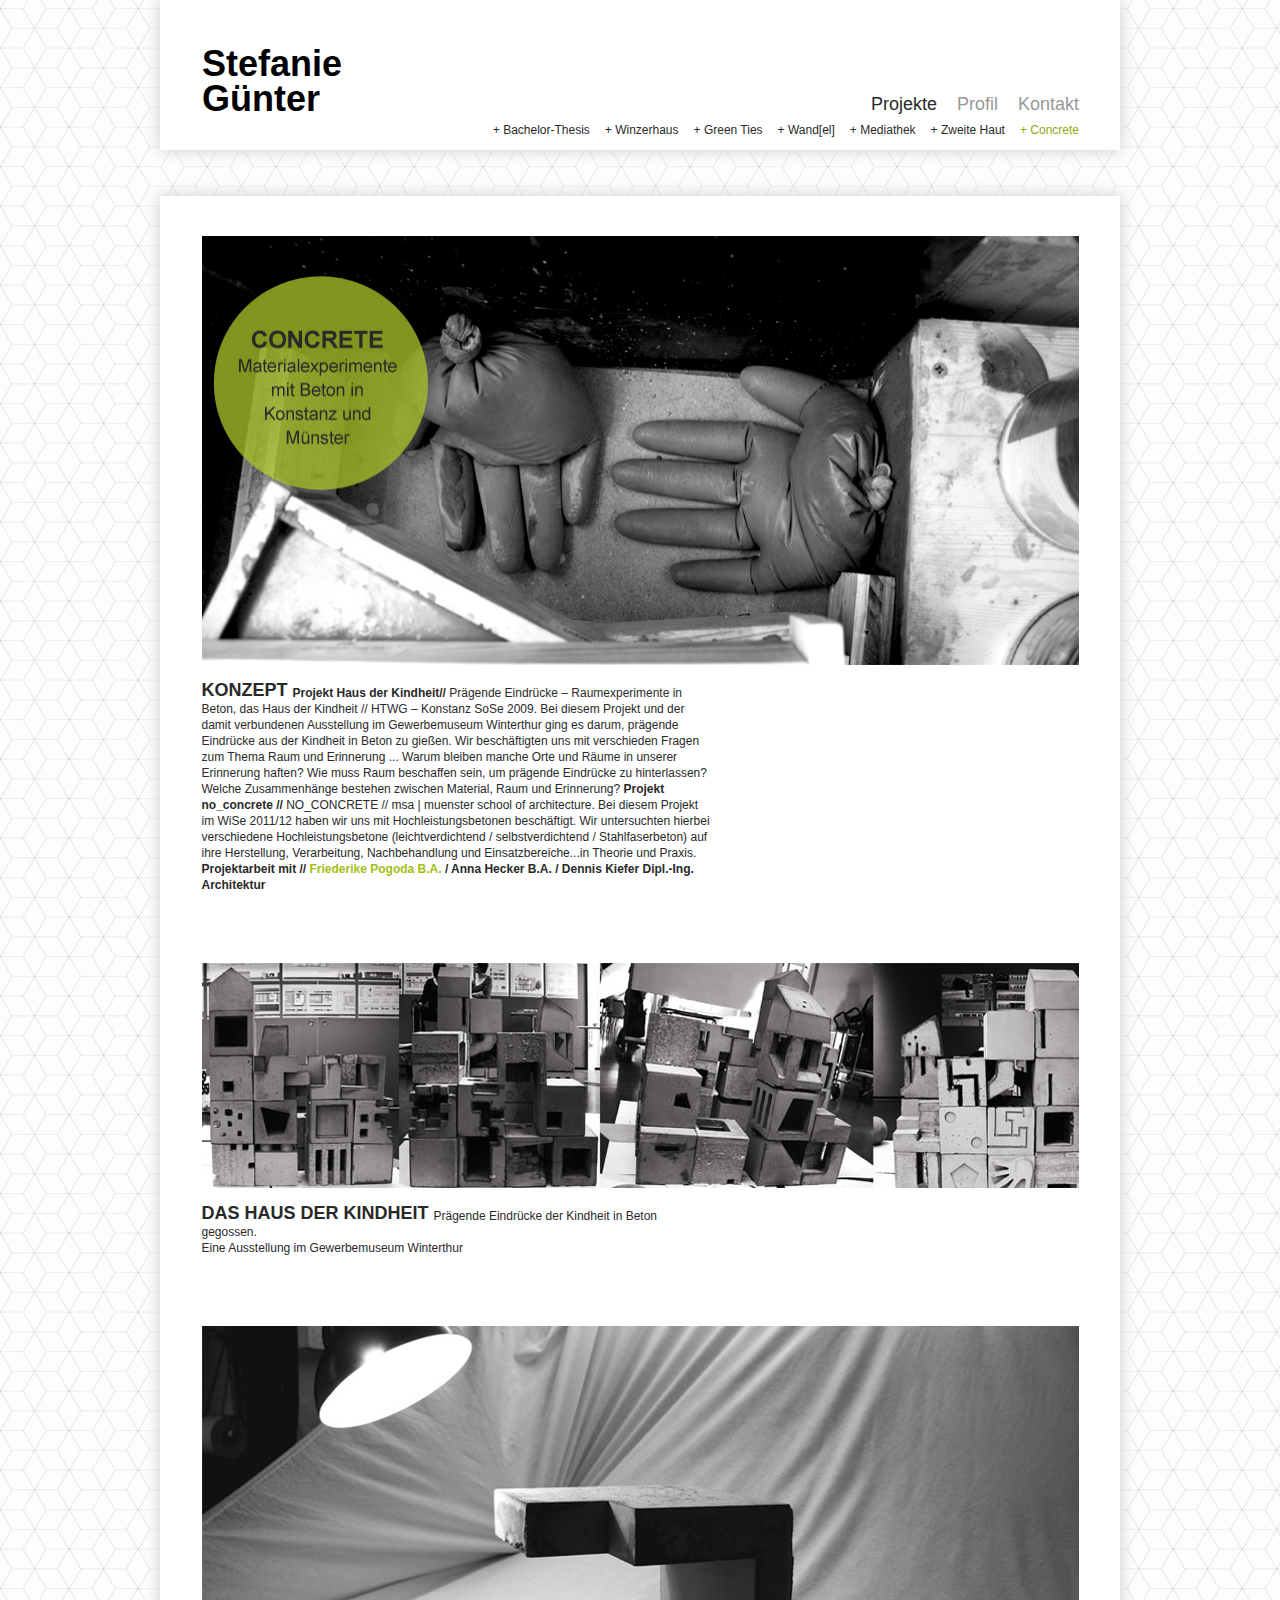
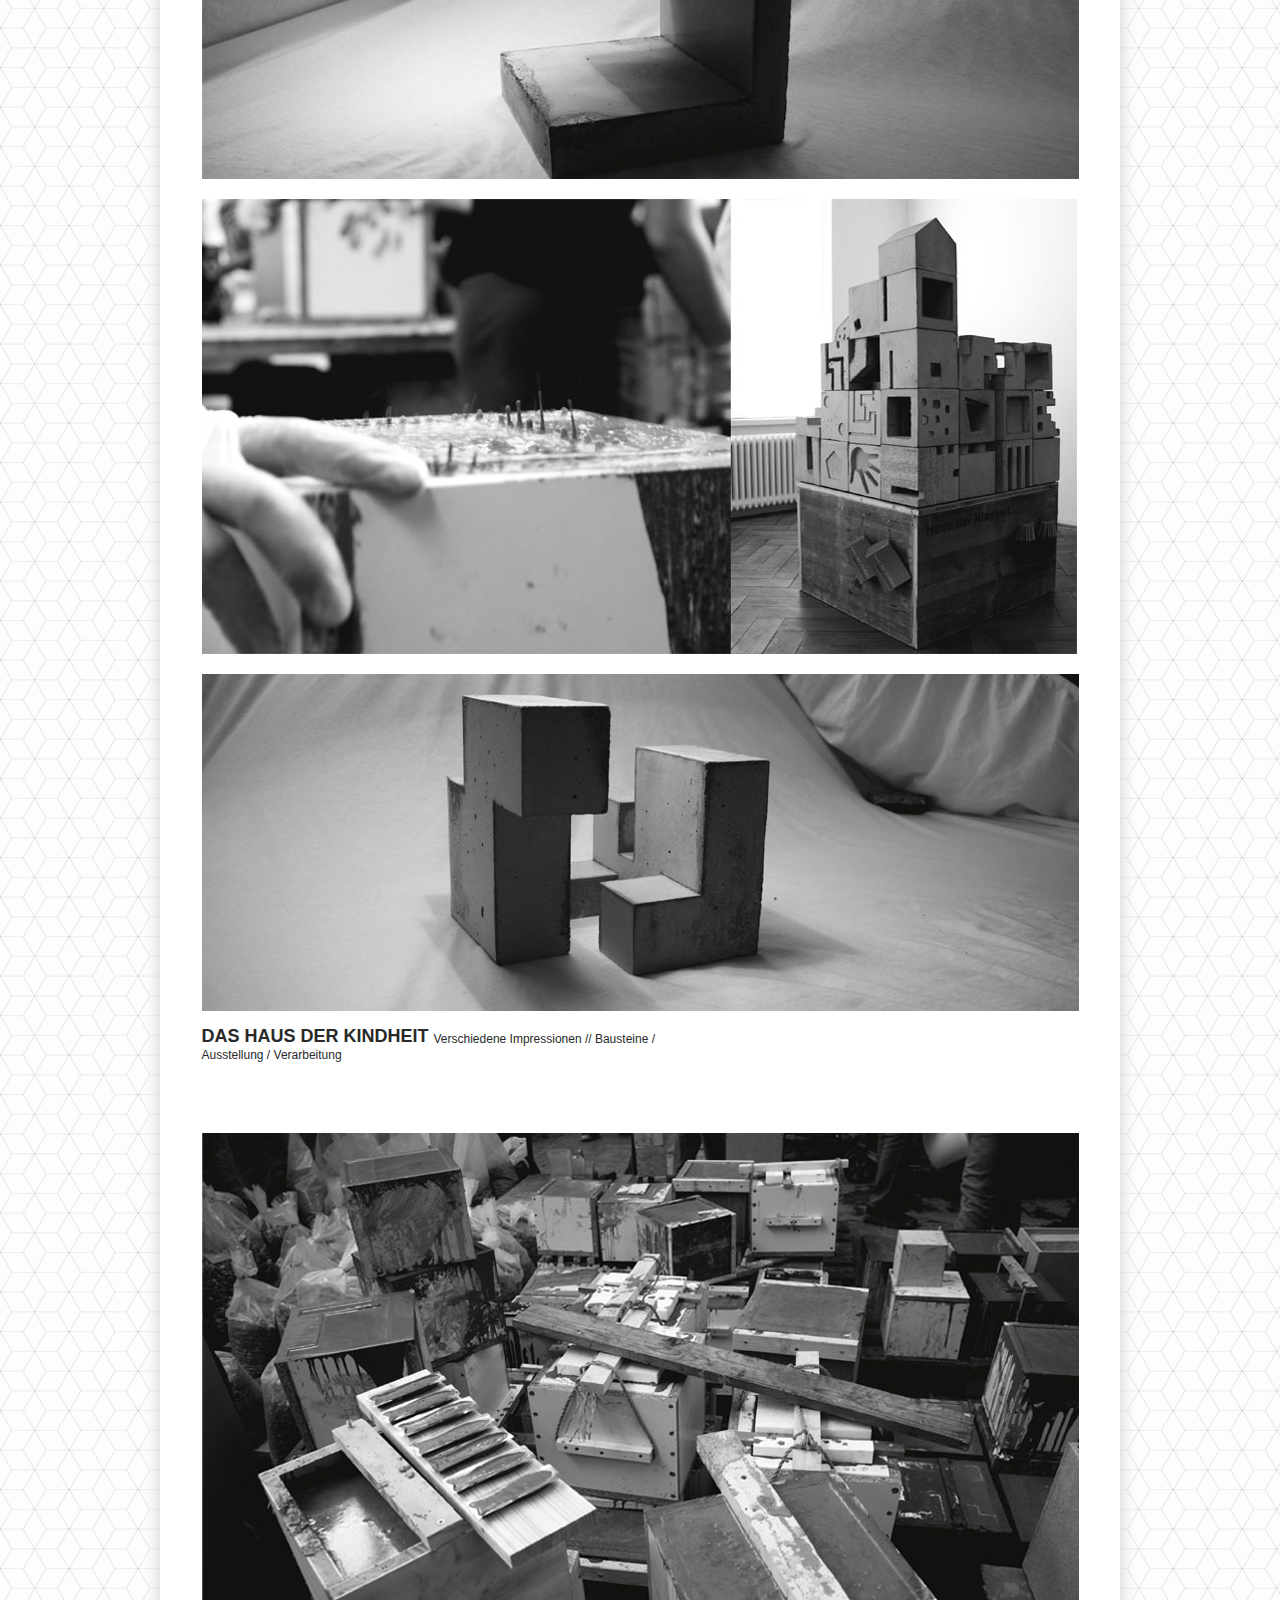
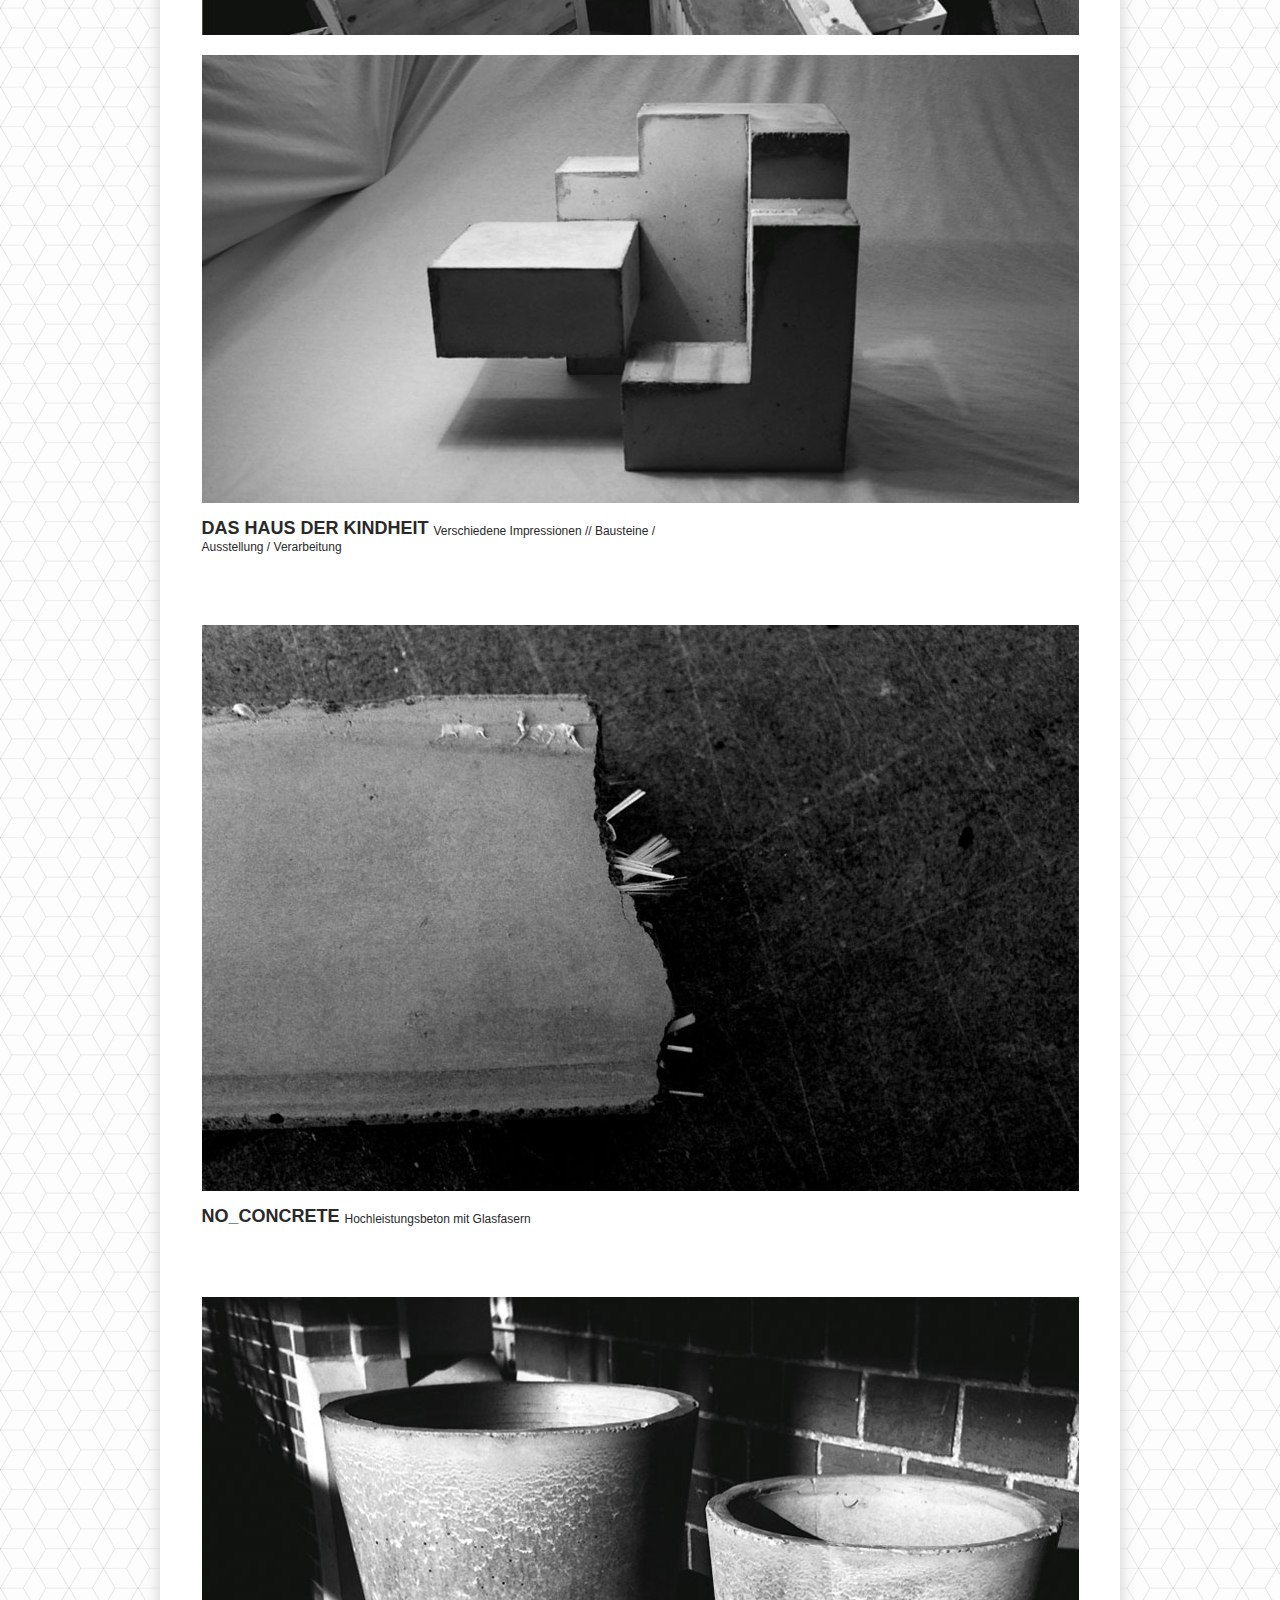
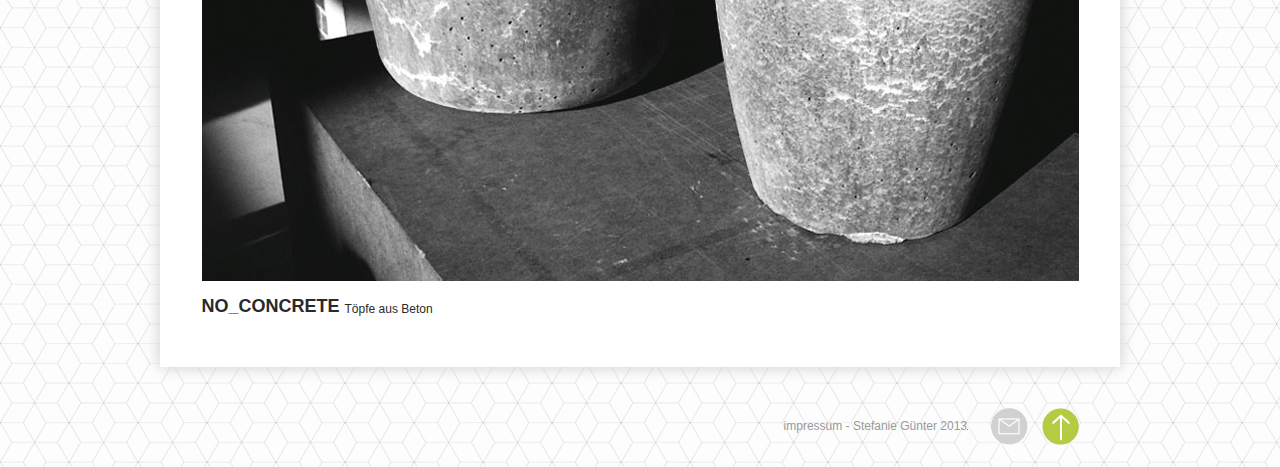
<file: projekte/betonexperimente/beton.html>
<!DOCTYPE html PUBLIC "-//W3C//DTD XHTML 1.0 Transitional//EN" "http://www.w3.org/TR/xhtml1/DTD/xhtml1-transitional.dtd">
<html xmlns="http://www.w3.org/1999/xhtml"><!-- InstanceBegin template="/Templates/standard.dwt" codeOutsideHTMLIsLocked="false" -->
<head>
<!--Die metatags beinhalten wichtige Hintergrundinformation für Suchmaschinen-->
<meta http-equiv="Content-Type" content="text/html; charset=UTF-8" />
<!--UTF-8 ist der europäische Zeichensatz, automatisch eingefügt von dreamweaver!-->
<meta http-equiv="content-language" content="de" />
<!--Verwendete Sprache, "de" für deutsch. Die gewünschte Information wird zwischen die Anführungsstrichen am Ende geschrieben-->
<meta name="author" content="Stefanie Günter" />
<meta name="reply-to" content="stefanie.guenter@googlemail.com" />
<meta name="description" content="Online Portfolio von Stefanie Günter, Studentin an der msa | muenster school of architecture" />
<!--In der Description wird ein kurzer Text (2 Zeilen) eingetragen, der bei Google als Seitenbeschreibung auftaucht-->
<!-- InstanceBeginEditable name="doctitle" -->
<title>Projekt Concrete // Stefanie Günter.de</title>
<!-- InstanceEndEditable -->
<!--Reiterinformation. Diese Information sollte für jede Seite anders sein...z.b. Projektname mit Name Author-->

<link href="../../css/standard.css" rel="stylesheet" type="text/css" />
<!-- InstanceBeginEditable name="head" -->
<meta name="description" content="Online Portfolio von Stefanie Günter, Materialexperimente mit Beton, Hochleistungsbeton und Erinnerung" />

<style type="text/css">
<!--
#header #nav1 #nav1-1 {
	color: #292929;
}
#header #nav2 #nav2-1 {
	color: #8faa11;
}
-->
</style>
<!-- InstanceEndEditable -->
<script type="text/javascript">
function MM_swapImgRestore() { //v3.0
  var i,x,a=document.MM_sr; for(i=0;a&&i<a.length&&(x=a[i])&&x.oSrc;i++) x.src=x.oSrc;
}
function MM_preloadImages() { //v3.0
  var d=document; if(d.images){ if(!d.MM_p) d.MM_p=new Array();
    var i,j=d.MM_p.length,a=MM_preloadImages.arguments; for(i=0; i<a.length; i++)
    if (a[i].indexOf("#")!=0){ d.MM_p[j]=new Image; d.MM_p[j++].src=a[i];}}
}

function MM_findObj(n, d) { //v4.01
  var p,i,x;  if(!d) d=document; if((p=n.indexOf("?"))>0&&parent.frames.length) {
    d=parent.frames[n.substring(p+1)].document; n=n.substring(0,p);}
  if(!(x=d[n])&&d.all) x=d.all[n]; for (i=0;!x&&i<d.forms.length;i++) x=d.forms[i][n];
  for(i=0;!x&&d.layers&&i<d.layers.length;i++) x=MM_findObj(n,d.layers[i].document);
  if(!x && d.getElementById) x=d.getElementById(n); return x;
}

function MM_swapImage() { //v3.0
  var i,j=0,x,a=MM_swapImage.arguments; document.MM_sr=new Array; for(i=0;i<(a.length-2);i+=3)
   if ((x=MM_findObj(a[i]))!=null){document.MM_sr[j++]=x; if(!x.oSrc) x.oSrc=x.src; x.src=a[i+2];}
}
</script>
</head>
<!--##################body###################-->
<body onload="MM_preloadImages('../../images/allgemein/obenbutton_hover.png','../../images/allgemein/kontaktbutton_hover.png')">
<!--Das Muster im Hintergrund liegt als gekacheltes Bild im body--> 
<!--#################header##################-->
<div id="header"> 
  <!--Im header befinden sich drei divs: Logo, Nav1(Projekte/Profil/Kontakt), Nav2 (Unternavigation). Die Position des "headers" muss relativ sein, damit sich alle Elemente, die im header sind, an der Position des heades orientieren und nicht am restlichen Inhalt des headers-->
  <div id="logo">
    <p><a href="../../index.html" class="font36bold">Stefanie</a></p>
    <p><a href="../../index.html" class="font36bold">Günter</a></p>
  </div>
  <!--################################ Navigation 1 #############################################--> 
  <!--Die Listen (ul) im header müssen eine eindeutige id bekommen, da sie unterschiedliche Eigenschaften haben sollen-->
  <ul id="nav1">
    <li><a href="../../kontakt/kontakt/kontakt.html" id="nav1-3">Kontakt</a></li>
    <li><a href="../../profil/vita/vita.html" id="nav1-2">Profil</a></li>
    <li><a href="../uebersicht/projekt_uebersicht.html" id="nav1-1">Projekte</a></li>
  </ul>
  <!--################################ Navigation 2 #############################################--> 
  <!--Die Liste <Nav2> ist ein Bibliothekselement, da es sich je nach Auswahl in <Nav1> verändert. Bibliothkeselemente werden noch vor dem Erstellen der Vorlagendatei angelegt! Bearbeitbare Bereiche werden in der Vorlagendatei festgelgt-->
  <!-- InstanceBeginEditable name="EditNav2" -->
  <div id="nav2"><!-- #BeginLibraryItem "/Library/nav2-projekte.lbi" -->
  <ul>
    <li><a id="nav2-1" href="beton.html">+ Concrete</a></li>
    <li><a id="nav2-2" href="../bauko/energiehaus.html">+ Zweite Haut</a></li>
    <li><a id="nav2-3" href="../mediathek/mediathek.html">+ Mediathek</a></li>
    <li><a id="nav2-4" href="../frankfurt/frankfurt.html">+ Wand[el]</a></li>
    <li><a id="nav2-5" href="../aarhus/aarhus.html">+ Green Ties</a></li>
    <li><a id="nav2-6" href="../mandelring/winzerhaus.html">+ Winzerhaus</a></li>
    <li><a id="nav2-7" href="../ba/bachelorthesis.html">+ Bachelor-Thesis</a></li>
  </ul>
  <!-- #EndLibraryItem --></div>
  <!-- InstanceEndEditable -->
  </li>
  </ul>
  <!--Die Navigation ist eine Liste. Liste ist von vorne nach hinten geschrieben, hat  "float right" und "text align right". Zusätzlich hat jedes "li" einen Abstand nach rechts. Die Position des "Div nav2" ist "absolut" und orientiert sich am header, dessen Position "relativ" ist--> 
</div>
<!--############################## Wrapper mit Inhalt ###########################-->
<div id="wrapper"> 
  <!--############ hier beginnt der bearbeitbare Bereich für den Inhalt des Contents / Auswahl des Bereichs, Einfügen, Vorlagenobjekte, 
Bearbeitbarer Bereich###########--> 
  <!-- InstanceBeginEditable name="EditContent" -->
  <div id="content">
    <div id="startbild"><img src="../../images/beton/beton_start.jpg" width="877" height="429" alt="Betonhände" /></div>
    <div class="text">
      <h1>KONZEPT</h1>
      <p><strong>Projekt Haus der Kindheit//</strong> Prägende Eindrücke – Raumexperimente in Beton, das Haus der Kindheit // HTWG – Konstanz SoSe 2009. Bei diesem Projekt und der damit verbundenen Ausstellung im Gewerbemuseum Winterthur ging es darum, prägende Eindrücke aus der Kindheit in Beton zu gießen. Wir beschäftigten uns mit verschieden Fragen zum Thema Raum und Erinnerung ... Warum bleiben manche Orte und Räume in unserer Erinnerung haften? Wie muss Raum beschaffen sein, um prägende Eindrücke zu hinterlassen? Welche Zusammenhänge bestehen zwischen Material, Raum und Erinnerung?<strong> Projekt no_concrete //</strong> NO_CONCRETE // msa | muenster school of architecture. Bei diesem Projekt im WiSe 2011/12 haben wir uns mit Hochleistungsbetonen beschäftigt. Wir untersuchten hierbei verschiedene Hochleistungsbetone (leichtverdichtend / selbstverdichtend / Stahlfaserbeton) auf ihre Herstellung, Verarbeitung, Nachbehandlung und Einsatzbereiche...in Theorie und Praxis.<strong> Projektarbeit mit // <a href="http://www.friederikepogoda.de/" class="text green">Friederike Pogoda B.A.</a> / Anna Hecker B.A. / Dennis Kiefer Dipl.-Ing. Architektur</strong></p>
</div>
    <!--jedes Bild bekommt ein div <div id="bild"> welches die Grundinformationen für jedes Bild beinhaltet. Sollte ein Bild zusätzlich andere Informationen (z.B. Padding Top/Bottom) bekommt es eine Klasse zugewiesen!-->
    <div class="bild"><img src="../../images/beton/beton_1.jpg" alt="Haus der Kindheit" width="877" height="225"/></div>
    <div class="text">
      <h1>DAS HAUS DER KINDHEIT</h1>
      <p>Prägende Eindrücke der Kindheit in Beton gegossen.<br> 
      Eine Ausstellung im Gewerbemuseum Winterthur</br></p>
    </div>
    <div class="bild"><img src="../../images/beton/beton_2.jpg" alt="Baustein Schutz" width="877" height="453"/></div>
    <div class="bild"><img src="../../images/beton/beton_3.jpg" alt="Betonverarbeitung" width="875" height="455"/></div>
    <div class="bild"><img src="../../images/beton/beton_4.jpg" alt="Baustein Flügel" width="877" height="337"/></div>
    <div class="text">
      <h1>DAS HAUS DER KINDHEIT</h1>
      <p>Verschiedene Impressionen // Bausteine / Ausstellung / Verarbeitung</p></div>
    <div class="bild"><img src="../../images/beton/beton_5.jpg" alt="Bausteine mit Schalung" width="877" height="502"/></div>
    <div class="bild"><img src="../../images/beton/beton_6.jpg" alt="Baustein Umarmung" width="877" height="448"/></div>
    <div class="text">
      <h1>DAS HAUS DER KINDHEIT</h1>
      <p>Verschiedene Impressionen // Bausteine / Ausstellung / Verarbeitung</p>
    </div>
    <div class="bild"><img src="../../images/beton/beton_7.jpg" alt="Beton mit Glasfasern" width="877" height="566"/></div>
    <div class="text">
      <h1>NO_CONCRETE</h1>
      <p> Hochleistungsbeton mit Glasfasern</p>
    </div>
    <div class="bild"><img src="../../images/beton/beton_9.jpg" alt="Betontöpfe" width="877" height="584"/></div>
    <div class="text">
      <h1>NO_CONCRETE</h1>
      <p>Töpfe aus Beton</p>
    </div>
  </div>
<!-- InstanceEndEditable --> 
   <!--################################ footer ##################################-->
</div>
  <div id="footer">
    <ul>
      <li><a href="#" onmouseout="MM_swapImgRestore()" onmouseover="MM_swapImage('nachobenbutton','','../../images/allgemein/obenbutton_hover.png',1)"><img src="../../images/allgemein/obenbutton.png" alt="nach oben" width="51"   height="37" id="nachobenbutton" /></a><a href="#"></a></li>
      <li><a href="mailto:sg@stefanieguenter.de" onmouseout="MM_swapImgRestore()" onmouseover="MM_swapImage('kontaktbutton','','../../images/allgemein/kontaktbutton_hover.png',1)"><img src="../../images/allgemein/kontaktbutton.png" alt="kontakt" width="61" height="37" id="kontaktbutton" /></a><a href="mailto:sg@stefanieguenter.de"></a></li>
      <li><a href="../../kontakt/kontakt/kontakt.html" class="schriftgrau">impressum - Stefanie Günter 2013</a></li>
    </ul>
  </div>
</body>
<!-- InstanceEnd --></html>
</file>
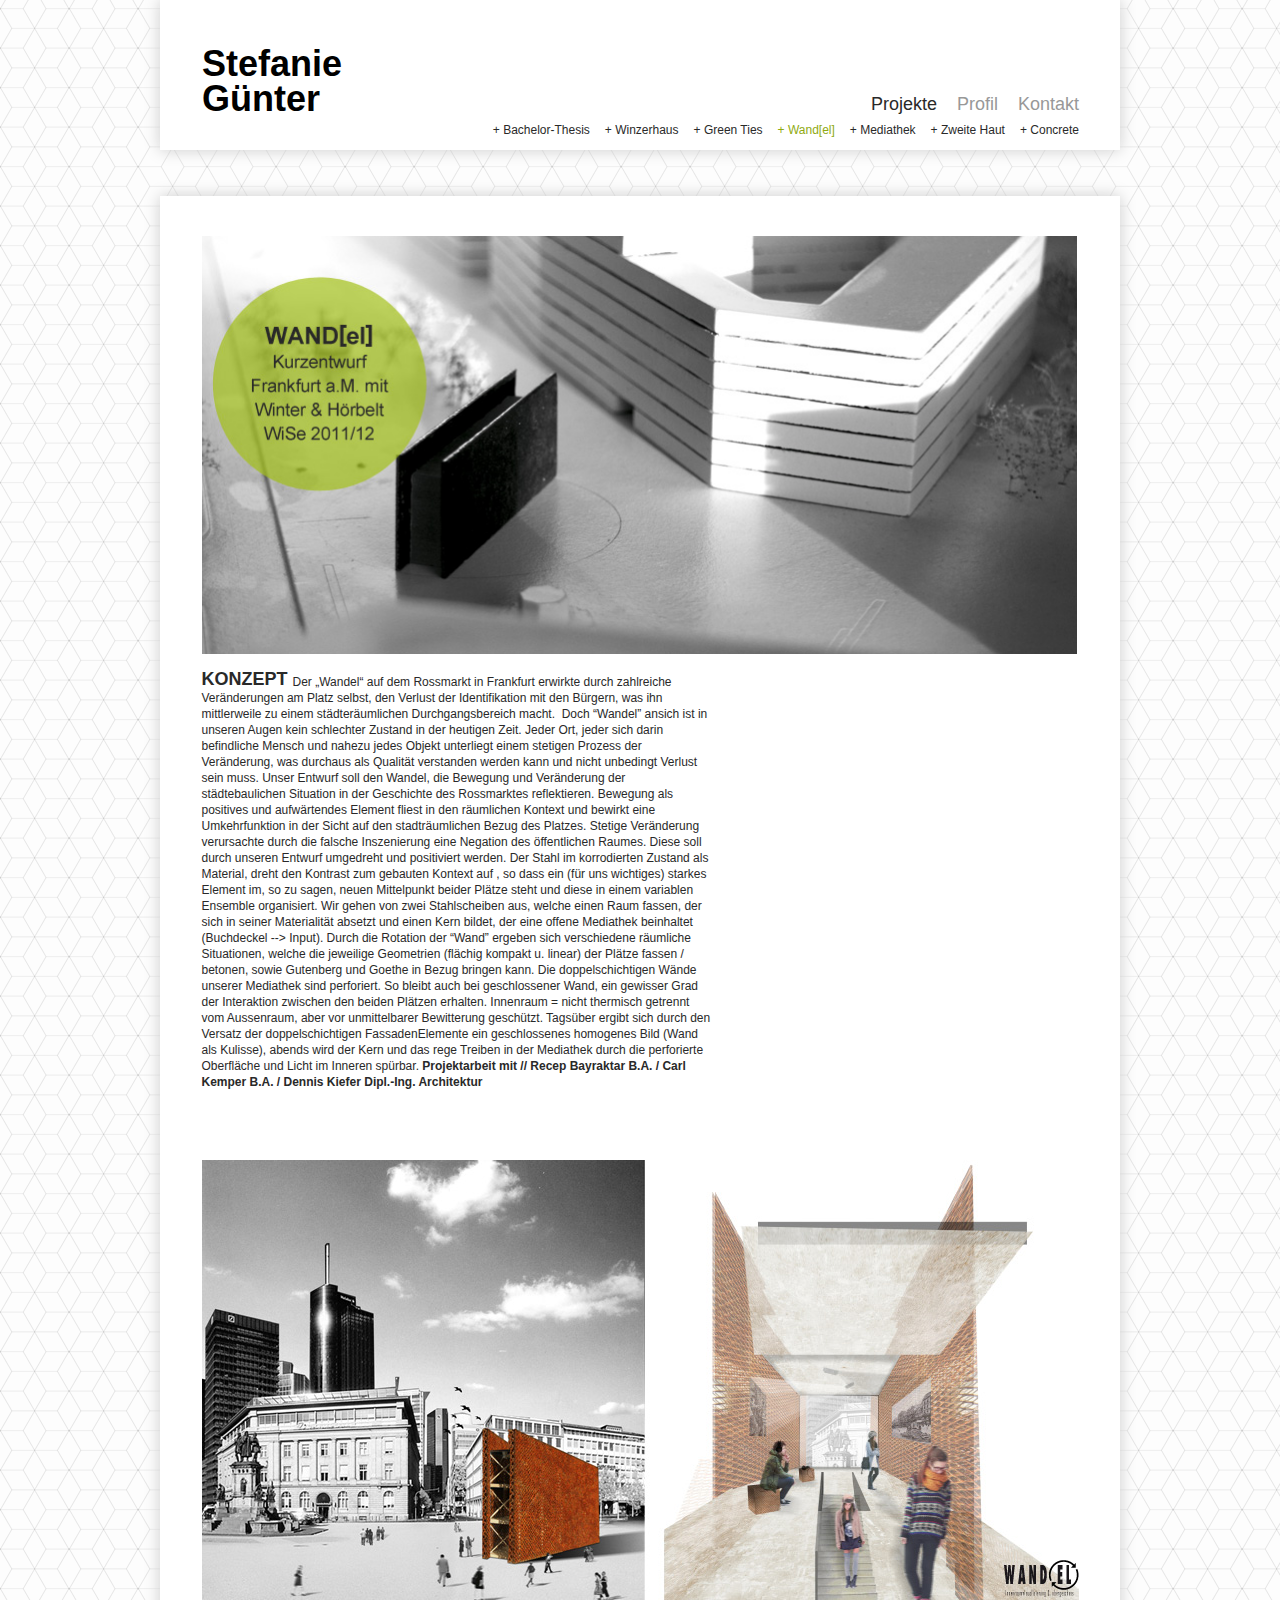
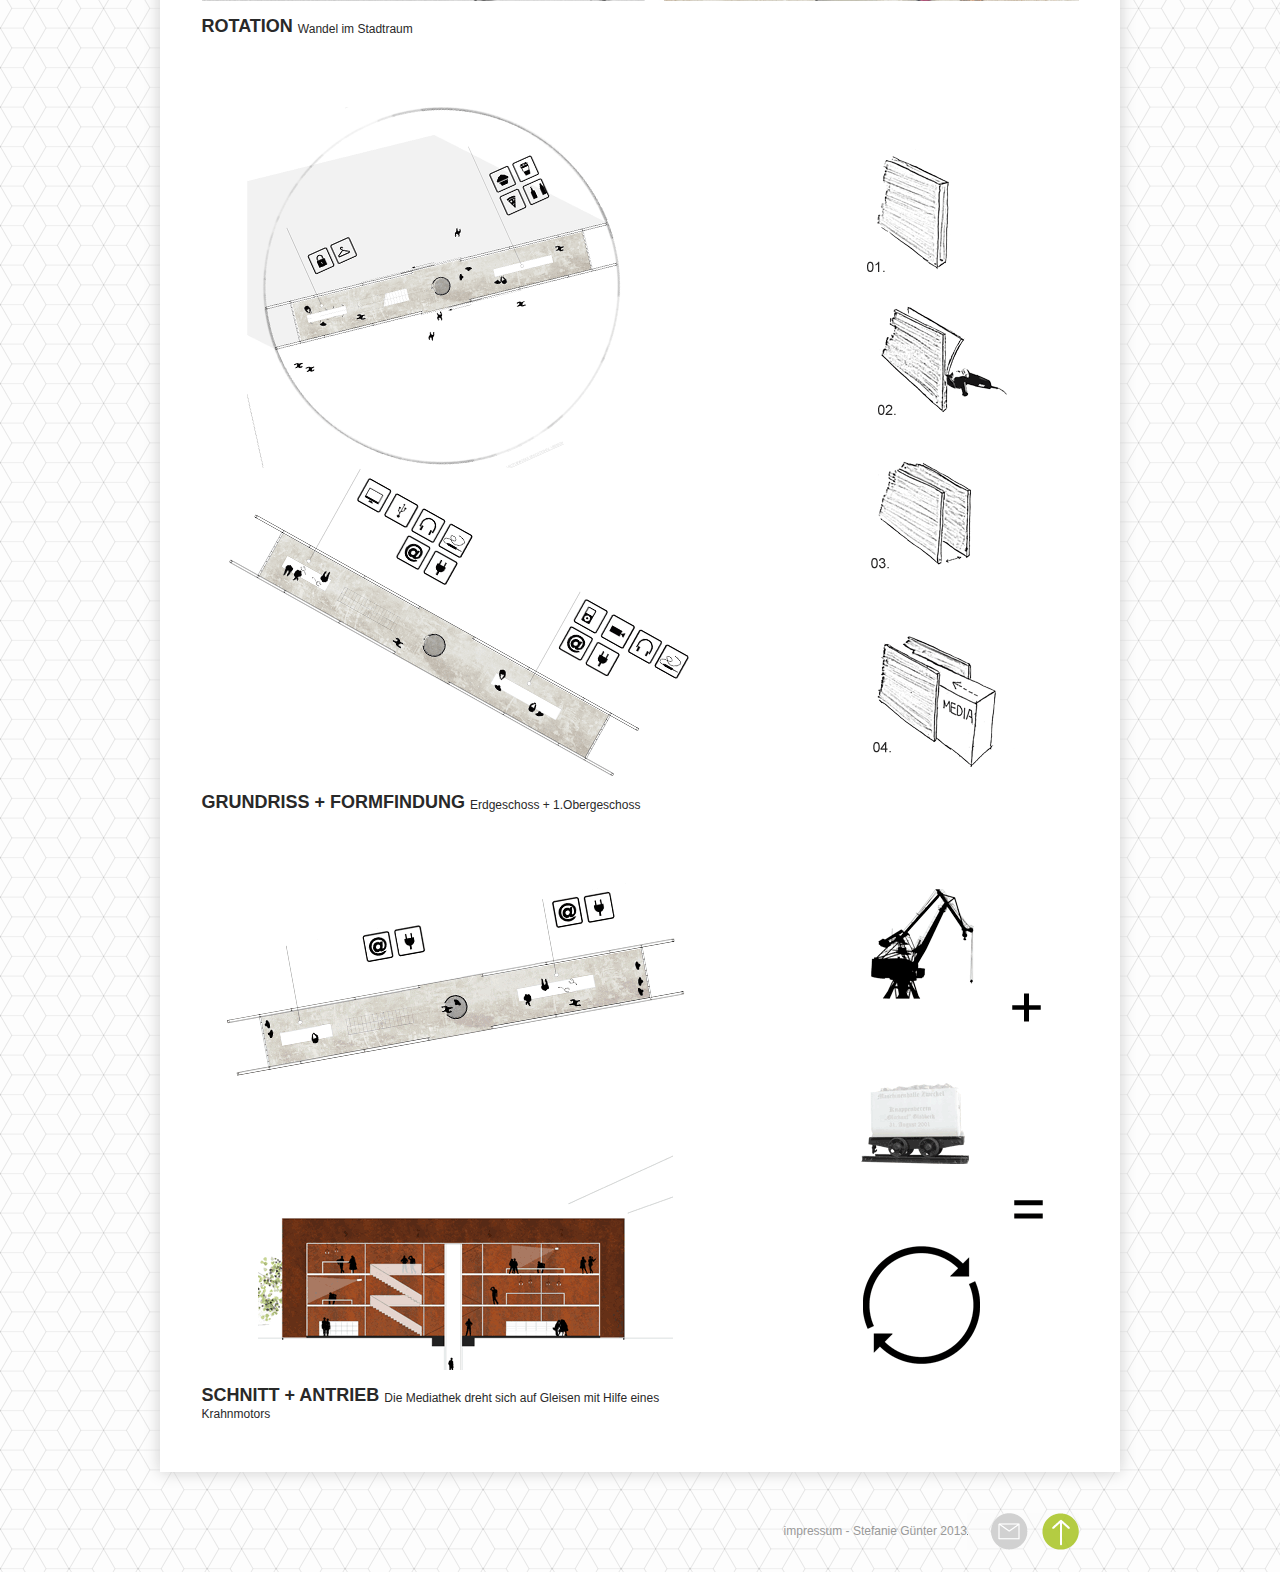
<file: projekte/frankfurt/frankfurt.html>
<!DOCTYPE html PUBLIC "-//W3C//DTD XHTML 1.0 Transitional//EN" "http://www.w3.org/TR/xhtml1/DTD/xhtml1-transitional.dtd">
<html xmlns="http://www.w3.org/1999/xhtml"><!-- InstanceBegin template="/Templates/standard.dwt" codeOutsideHTMLIsLocked="false" -->
<head>
<!--Die metatags beinhalten wichtige Hintergrundinformation für Suchmaschinen-->
<meta http-equiv="Content-Type" content="text/html; charset=UTF-8" />
<!--UTF-8 ist der europäische Zeichensatz, automatisch eingefügt von dreamweaver!-->
<meta http-equiv="content-language" content="de" />
<!--Verwendete Sprache, "de" für deutsch. Die gewünschte Information wird zwischen die Anführungsstrichen am Ende geschrieben-->
<meta name="author" content="Stefanie Günter" />
<meta name="reply-to" content="stefanie.guenter@googlemail.com" />
<meta name="description" content="Online Portfolio von Stefanie Günter, Studentin an der msa | muenster school of architecture" />
<!--In der Description wird ein kurzer Text (2 Zeilen) eingetragen, der bei Google als Seitenbeschreibung auftaucht-->
<!-- InstanceBeginEditable name="doctitle" -->
<title>Projekt Wandel // Stefanie Günter.de</title>
<!-- InstanceEndEditable -->
<!--Reiterinformation. Diese Information sollte für jede Seite anders sein...z.b. Projektname mit Name Author-->

<link href="../../css/standard.css" rel="stylesheet" type="text/css" />
<!-- InstanceBeginEditable name="head" -->
<meta name="description" content="Online Portfolio von Stefanie Günter, Stegreif an der msa | muenster school of architecture, mit Winter & Hörbelt in Frankfurt a.M." />

<style type="text/css">
<!--
#header #nav1 #nav1-1 {
	color: #292929;
}
#header #nav2 #nav2-4 {
	color: #8faa11;
}
-->
</style>
<!-- InstanceEndEditable -->
<script type="text/javascript">
function MM_swapImgRestore() { //v3.0
  var i,x,a=document.MM_sr; for(i=0;a&&i<a.length&&(x=a[i])&&x.oSrc;i++) x.src=x.oSrc;
}
function MM_preloadImages() { //v3.0
  var d=document; if(d.images){ if(!d.MM_p) d.MM_p=new Array();
    var i,j=d.MM_p.length,a=MM_preloadImages.arguments; for(i=0; i<a.length; i++)
    if (a[i].indexOf("#")!=0){ d.MM_p[j]=new Image; d.MM_p[j++].src=a[i];}}
}

function MM_findObj(n, d) { //v4.01
  var p,i,x;  if(!d) d=document; if((p=n.indexOf("?"))>0&&parent.frames.length) {
    d=parent.frames[n.substring(p+1)].document; n=n.substring(0,p);}
  if(!(x=d[n])&&d.all) x=d.all[n]; for (i=0;!x&&i<d.forms.length;i++) x=d.forms[i][n];
  for(i=0;!x&&d.layers&&i<d.layers.length;i++) x=MM_findObj(n,d.layers[i].document);
  if(!x && d.getElementById) x=d.getElementById(n); return x;
}

function MM_swapImage() { //v3.0
  var i,j=0,x,a=MM_swapImage.arguments; document.MM_sr=new Array; for(i=0;i<(a.length-2);i+=3)
   if ((x=MM_findObj(a[i]))!=null){document.MM_sr[j++]=x; if(!x.oSrc) x.oSrc=x.src; x.src=a[i+2];}
}
</script>
</head>
<!--##################body###################-->
<body onload="MM_preloadImages('../../images/allgemein/obenbutton_hover.png','../../images/allgemein/kontaktbutton_hover.png')">
<!--Das Muster im Hintergrund liegt als gekacheltes Bild im body--> 
<!--#################header##################-->
<div id="header"> 
  <!--Im header befinden sich drei divs: Logo, Nav1(Projekte/Profil/Kontakt), Nav2 (Unternavigation). Die Position des "headers" muss relativ sein, damit sich alle Elemente, die im header sind, an der Position des heades orientieren und nicht am restlichen Inhalt des headers-->
  <div id="logo">
    <p><a href="../../index.html" class="font36bold">Stefanie</a></p>
    <p><a href="../../index.html" class="font36bold">Günter</a></p>
  </div>
  <!--################################ Navigation 1 #############################################--> 
  <!--Die Listen (ul) im header müssen eine eindeutige id bekommen, da sie unterschiedliche Eigenschaften haben sollen-->
  <ul id="nav1">
    <li><a href="../../kontakt/kontakt/kontakt.html" id="nav1-3">Kontakt</a></li>
    <li><a href="../../profil/vita/vita.html" id="nav1-2">Profil</a></li>
    <li><a href="../uebersicht/projekt_uebersicht.html" id="nav1-1">Projekte</a></li>
  </ul>
  <!--################################ Navigation 2 #############################################--> 
  <!--Die Liste <Nav2> ist ein Bibliothekselement, da es sich je nach Auswahl in <Nav1> verändert. Bibliothkeselemente werden noch vor dem Erstellen der Vorlagendatei angelegt! Bearbeitbare Bereiche werden in der Vorlagendatei festgelgt-->
  <!-- InstanceBeginEditable name="EditNav2" -->
  <div id="nav2"><!-- #BeginLibraryItem "/Library/nav2-projekte.lbi" -->
  <ul>
    <li><a id="nav2-1" href="../betonexperimente/beton.html">+ Concrete</a></li>
    <li><a id="nav2-2" href="../bauko/energiehaus.html">+ Zweite Haut</a></li>
    <li><a id="nav2-3" href="../mediathek/mediathek.html">+ Mediathek</a></li>
    <li><a id="nav2-4" href="frankfurt.html">+ Wand[el]</a></li>
    <li><a id="nav2-5" href="../aarhus/aarhus.html">+ Green Ties</a></li>
    <li><a id="nav2-6" href="../mandelring/winzerhaus.html">+ Winzerhaus</a></li>
    <li><a id="nav2-7" href="../ba/bachelorthesis.html">+ Bachelor-Thesis</a></li>
  </ul>
  <!-- #EndLibraryItem --></div>
  <!-- InstanceEndEditable -->
  </li>
  </ul>
  <!--Die Navigation ist eine Liste. Liste ist von vorne nach hinten geschrieben, hat  "float right" und "text align right". Zusätzlich hat jedes "li" einen Abstand nach rechts. Die Position des "Div nav2" ist "absolut" und orientiert sich am header, dessen Position "relativ" ist--> 
</div>
<!--############################## Wrapper mit Inhalt ###########################-->
<div id="wrapper"> 
  <!--############ hier beginnt der bearbeitbare Bereich für den Inhalt des Contents / Auswahl des Bereichs, Einfügen, Vorlagenobjekte, 
Bearbeitbarer Bereich###########--> 
  <!-- InstanceBeginEditable name="EditContent" -->
  <div id="content">
    <div id="startbild"><img src="../../images/frankfurt/frankfurt_startbild.jpg" width="875" height="418" alt="Rotation" /></div>
    <div class="text">
      <h1>KONZEPT</h1>
      <p>Der &bdquo;Wandel&ldquo; auf dem Rossmarkt in Frankfurt erwirkte durch zahlreiche Veränderungen am Platz selbst, den Verlust der Identifikation mit den Bürgern, was ihn mittlerweile zu einem städteräumlichen Durchgangsbereich macht.&nbsp; Doch &ldquo;Wandel&rdquo; ansich ist in unseren Augen kein schlechter Zustand in der heutigen Zeit. Jeder Ort, jeder sich darin befindliche Mensch und nahezu jedes Objekt unterliegt einem stetigen Prozess der Veränderung, was durchaus als Qualität verstanden werden kann und nicht unbedingt Verlust sein muss. Unser Entwurf soll den Wandel, die Bewegung und Veränderung der städtebaulichen Situation in der Geschichte des Rossmarktes reflektieren. Bewegung als positives und aufwärtendes Element fliest in den räumlichen Kontext und bewirkt eine Umkehrfunktion in der Sicht auf den stadträumlichen Bezug des Platzes. Stetige Veränderung verursachte durch die falsche Inszenierung eine Negation des öffentlichen Raumes. Diese soll durch unseren Entwurf umgedreht und positiviert werden. Der Stahl im korrodierten Zustand als Material, dreht den Kontrast zum gebauten Kontext auf , so dass ein (für uns wichtiges) starkes Element im, so zu sagen, neuen Mittelpunkt beider Plätze steht und diese in einem variablen Ensemble organisiert. Wir gehen von zwei Stahlscheiben aus, welche einen Raum fassen, der sich in seiner Materialität absetzt und einen Kern bildet, der eine offene Mediathek beinhaltet (Buchdeckel --&gt; Input). Durch die Rotation der &ldquo;Wand&rdquo; ergeben sich verschiedene räumliche Situationen, welche die jeweilige Geometrien (flächig kompakt u. linear) der Plätze fassen / betonen, sowie Gutenberg und Goethe in Bezug bringen kann. Die doppelschichtigen Wände unserer Mediathek sind perforiert. So bleibt auch bei geschlossener Wand, ein gewisser Grad der Interaktion zwischen den beiden Plätzen erhalten. Innenraum = nicht thermisch getrennt vom Aussenraum, aber vor unmittelbarer Bewitterung geschützt. Tagsüber ergibt sich durch den Versatz der doppelschichtigen FassadenElemente ein geschlossenes homogenes Bild (Wand als Kulisse), abends wird der Kern und das rege Treiben in der Mediathek durch die perforierte Oberfläche und Licht im Inneren spürbar.<strong> Projektarbeit mit // Recep Bayraktar B.A. / Carl Kemper B.A. / Dennis Kiefer Dipl.-Ing. Architektur</strong></p>
</div>
    <!--jedes Bild bekommt ein div <div id="bild"> welches die Grundinformationen für jedes Bild beinhaltet. Sollte ein Bild zusätzlich andere Informationen (z.B. Padding Top/Bottom) bekommt es eine Klasse zugewiesen!-->
    <div class="bild"><img src="../../images/frankfurt/frankfurt_1.jpg" alt="Umgebung" width="877" height="441"/></div>
    <div class="text">
      <h1>ROTATION</h1>
      <p>Wandel im Stadtraum</p>
    </div>
    <div class="bild"><img src="../../images/frankfurt/frankfurt-2.gif" alt="Konzept" width="877" height="670"/></div>
    <div class="text">
      <h1>GRUNDRISS + FORMFINDUNG</h1>
      <p>Erdgeschoss + 1.Obergeschoss</p>
    </div>
    <div class="bild"><img src="../../images/frankfurt/frankfurt-3.gif" alt="Arbeitsmodell 1:100" width="877" height="487"/></div>
    <div class="text">
      <h1>SCHNITT + ANTRIEB</h1>
      <p>Die Mediathek dreht sich auf Gleisen mit Hilfe eines Krahnmotors</p>
    </div>
  </div>
<!-- InstanceEndEditable --> 
   <!--################################ footer ##################################-->
</div>
  <div id="footer">
    <ul>
      <li><a href="#" onmouseout="MM_swapImgRestore()" onmouseover="MM_swapImage('nachobenbutton','','../../images/allgemein/obenbutton_hover.png',1)"><img src="../../images/allgemein/obenbutton.png" alt="nach oben" width="51"   height="37" id="nachobenbutton" /></a><a href="#"></a></li>
      <li><a href="mailto:sg@stefanieguenter.de" onmouseout="MM_swapImgRestore()" onmouseover="MM_swapImage('kontaktbutton','','../../images/allgemein/kontaktbutton_hover.png',1)"><img src="../../images/allgemein/kontaktbutton.png" alt="kontakt" width="61" height="37" id="kontaktbutton" /></a><a href="mailto:sg@stefanieguenter.de"></a></li>
      <li><a href="../../kontakt/kontakt/kontakt.html" class="schriftgrau">impressum - Stefanie Günter 2013</a></li>
    </ul>
  </div>
</body>
<!-- InstanceEnd --></html>
</file>
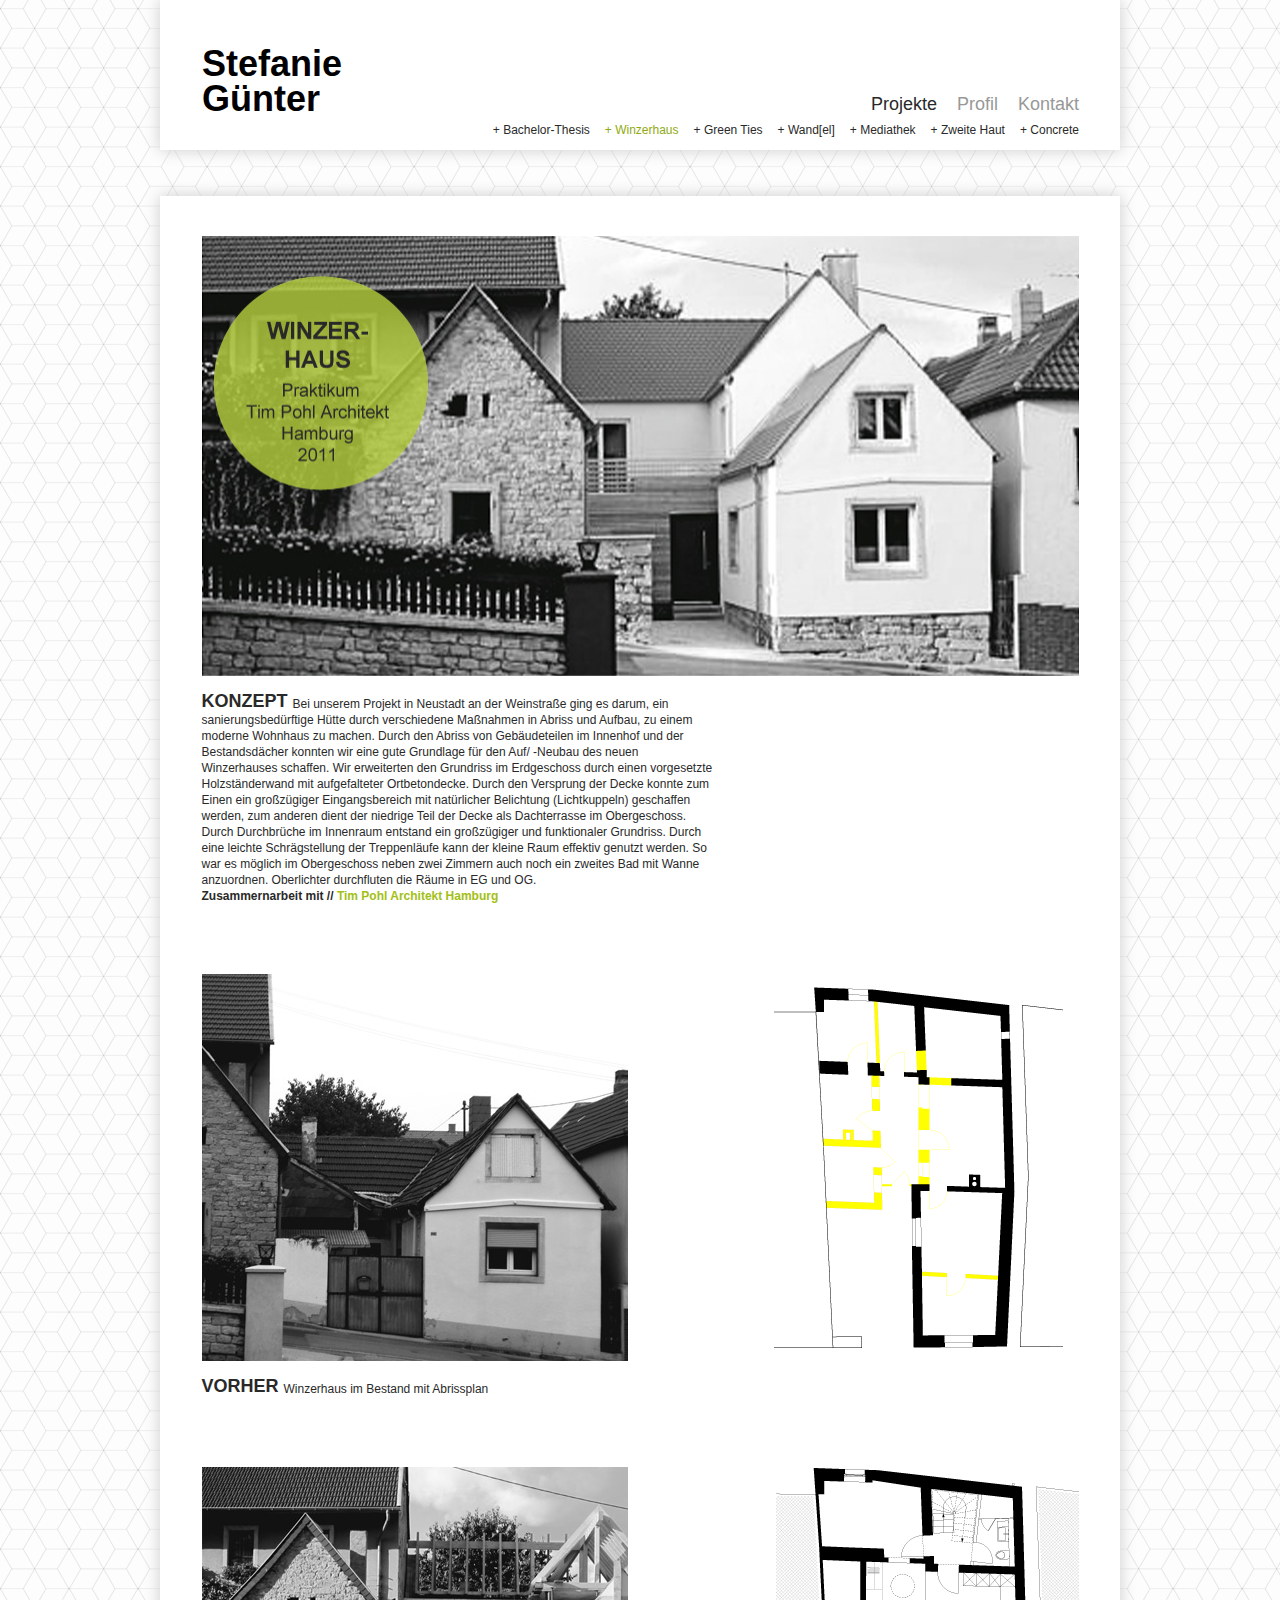
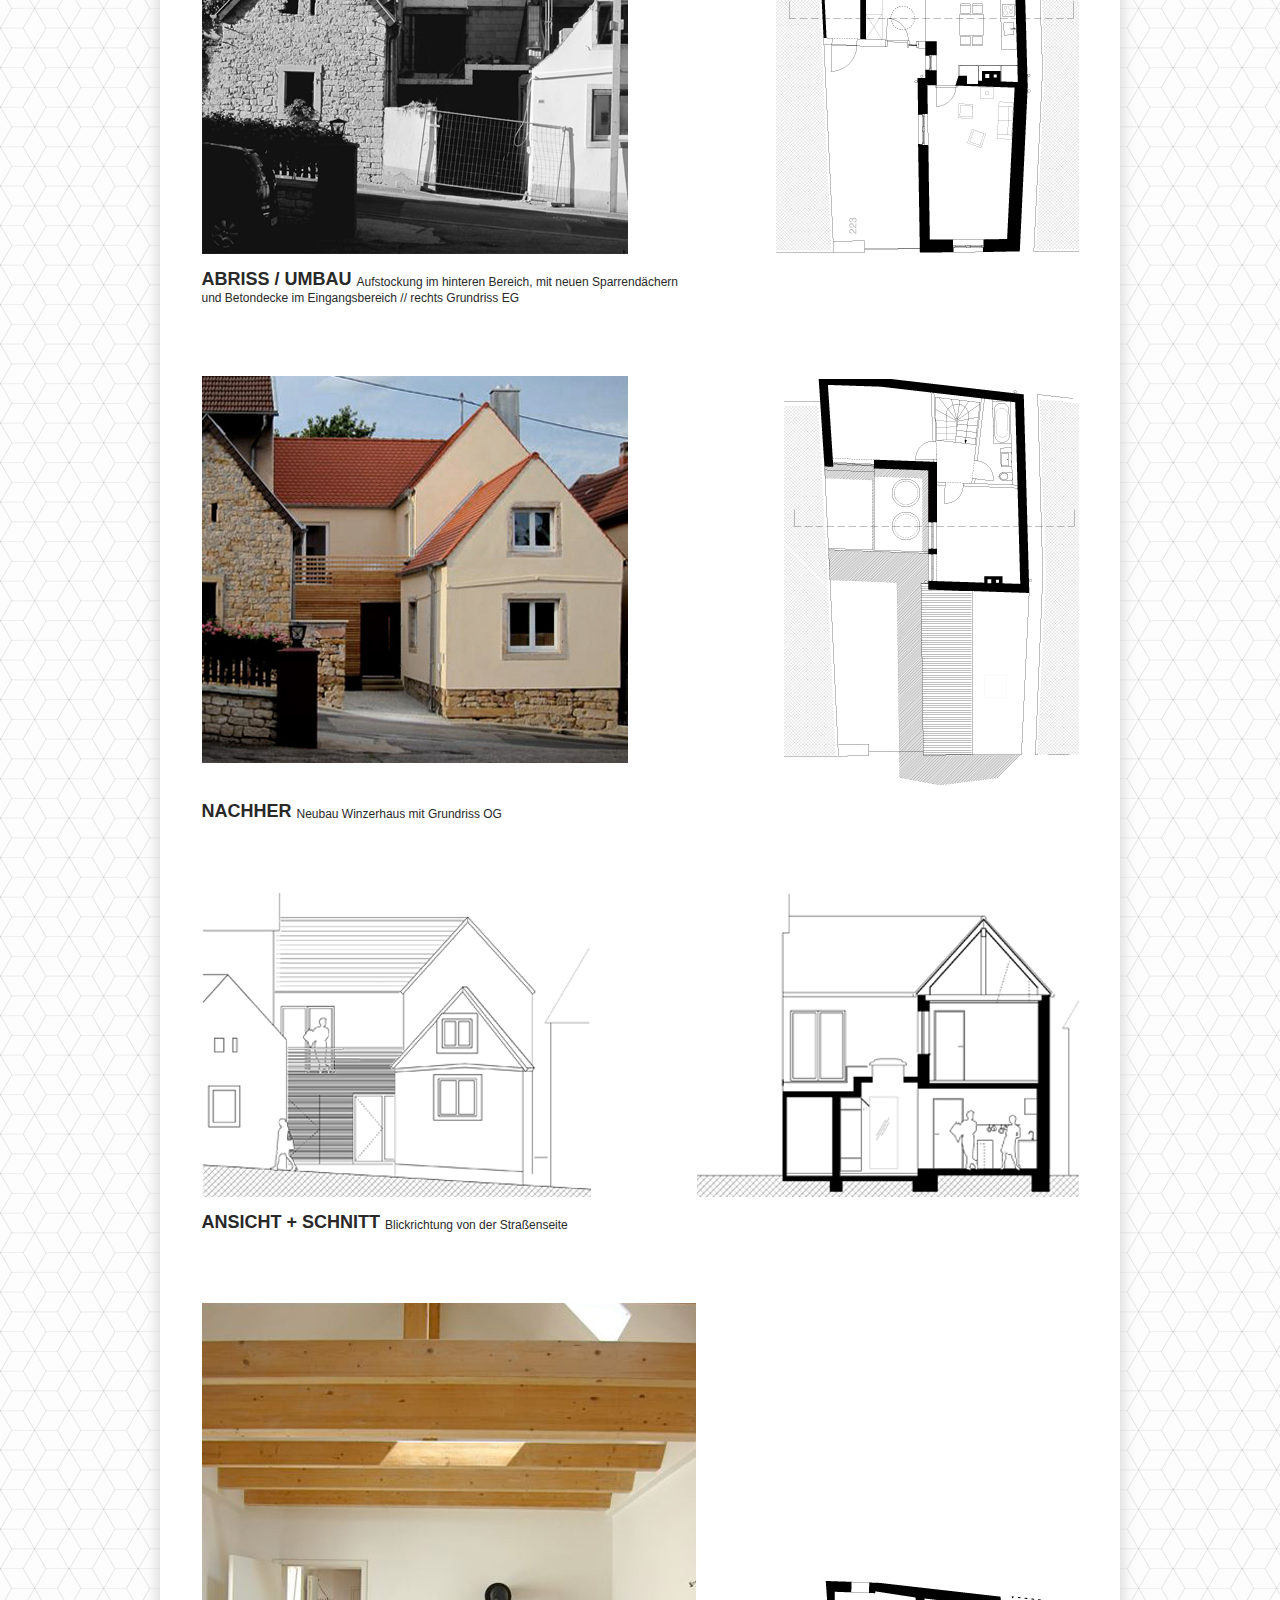
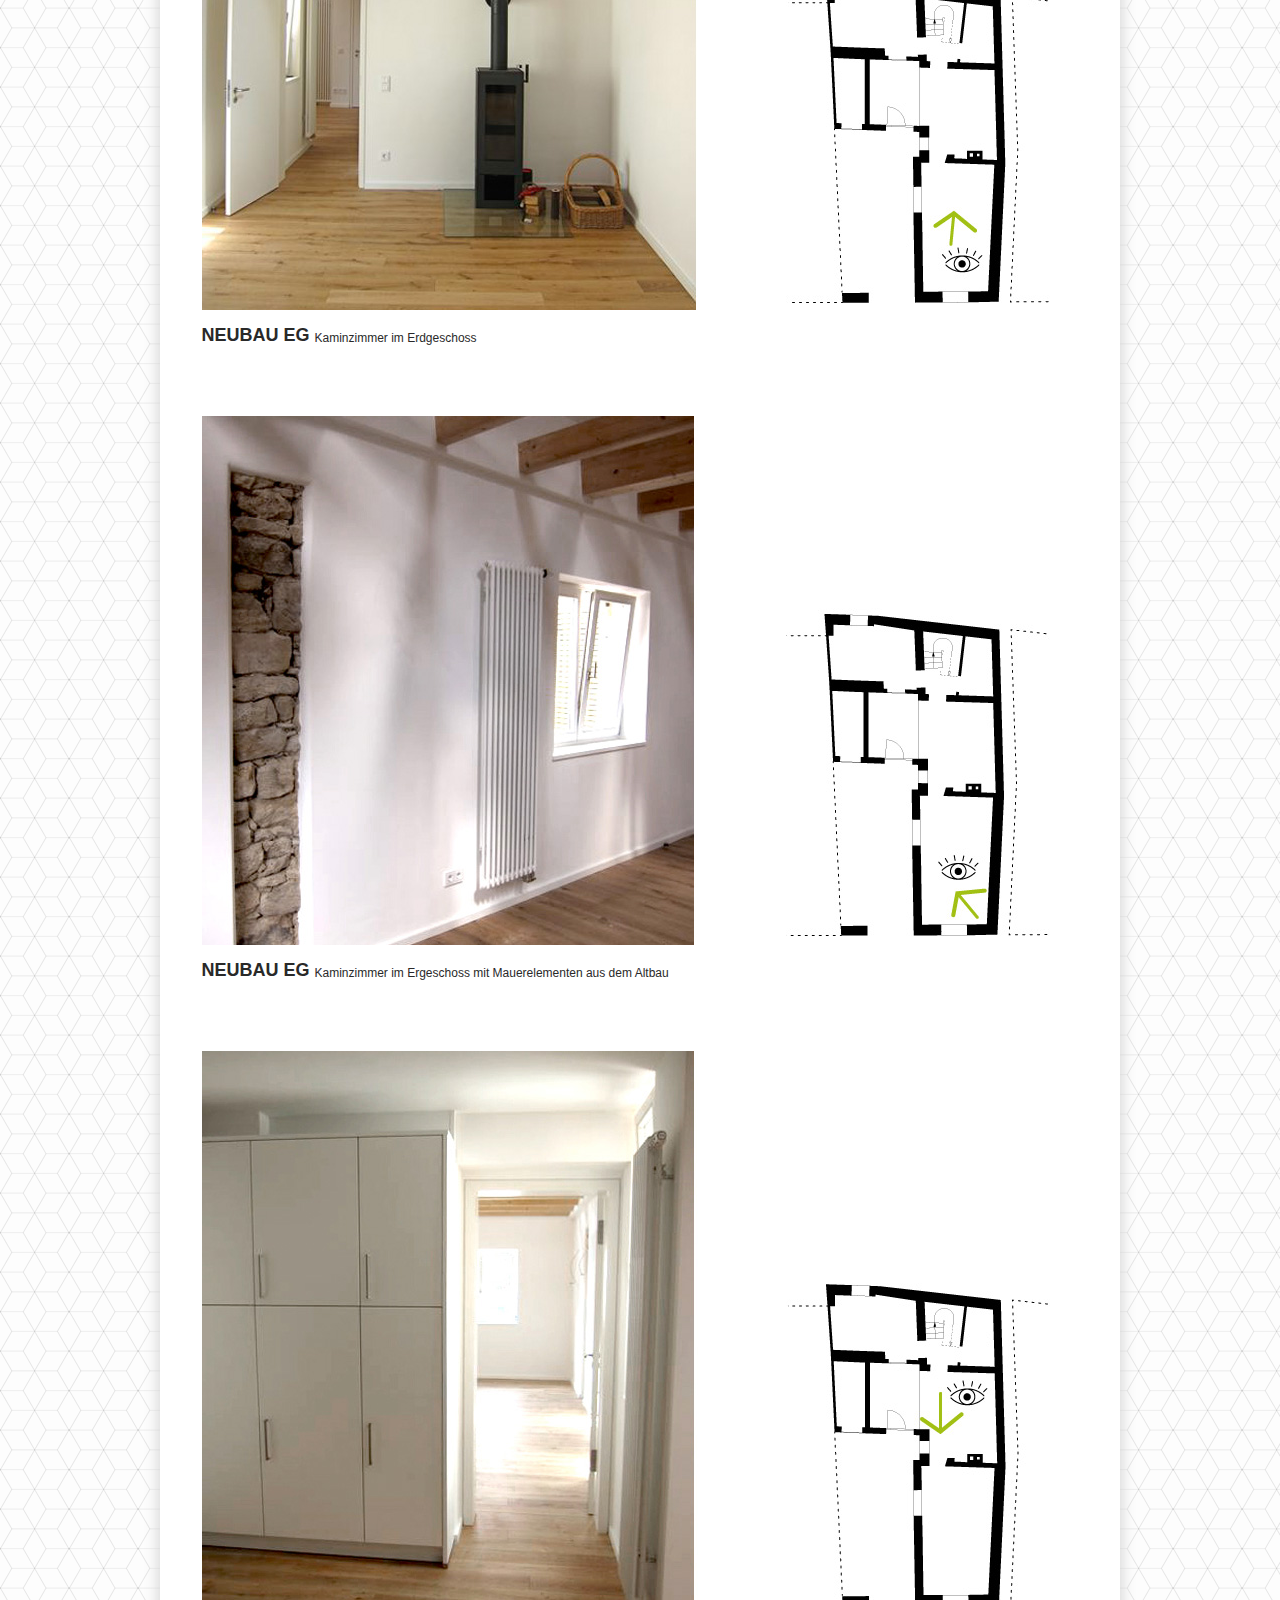
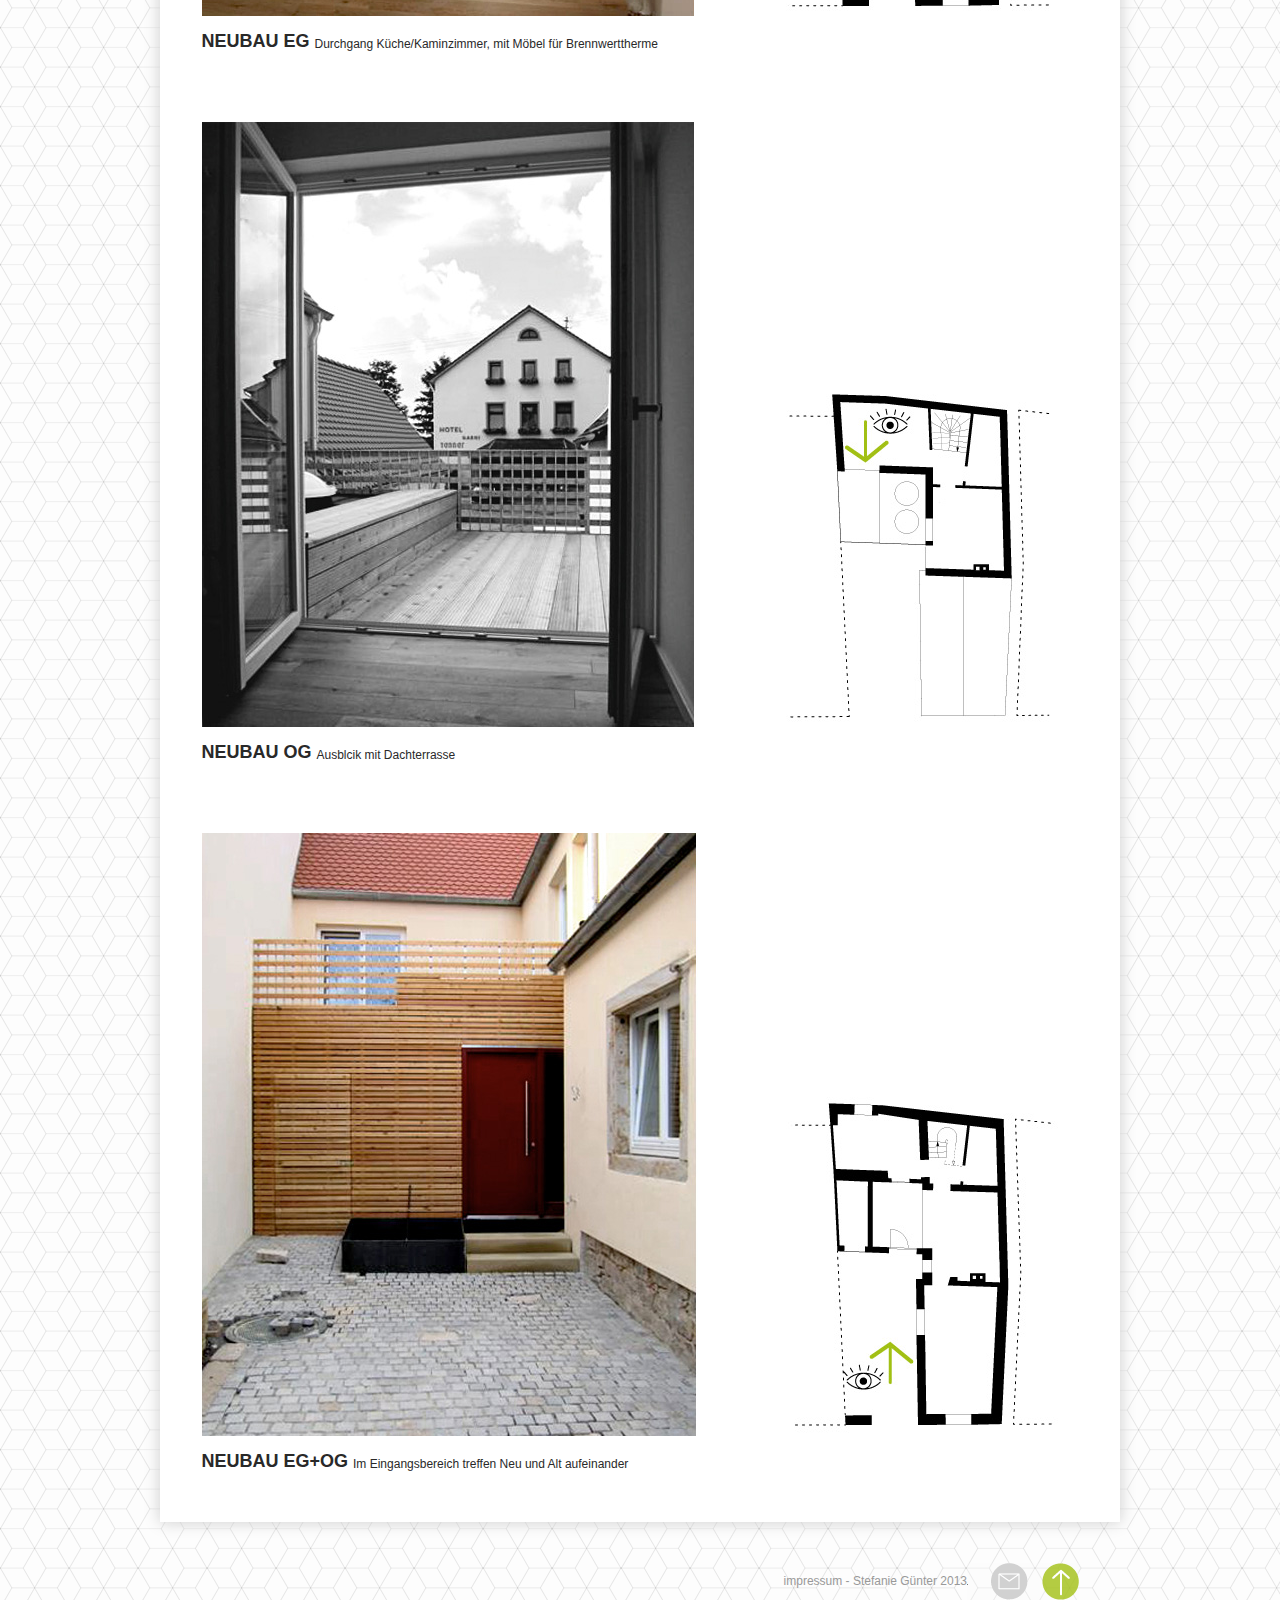
<file: projekte/mandelring/winzerhaus.html>
<!DOCTYPE html PUBLIC "-//W3C//DTD XHTML 1.0 Transitional//EN" "http://www.w3.org/TR/xhtml1/DTD/xhtml1-transitional.dtd">
<html xmlns="http://www.w3.org/1999/xhtml"><!-- InstanceBegin template="/Templates/standard.dwt" codeOutsideHTMLIsLocked="false" -->
<head>
<!--Die metatags beinhalten wichtige Hintergrundinformation für Suchmaschinen-->
<meta http-equiv="Content-Type" content="text/html; charset=UTF-8" />
<!--UTF-8 ist der europäische Zeichensatz, automatisch eingefügt von dreamweaver!-->
<meta http-equiv="content-language" content="de" />
<!--Verwendete Sprache, "de" für deutsch. Die gewünschte Information wird zwischen die Anführungsstrichen am Ende geschrieben-->
<meta name="author" content="Stefanie Günter" />
<meta name="reply-to" content="stefanie.guenter@googlemail.com" />
<meta name="description" content="Online Portfolio von Stefanie Günter, Studentin an der msa | muenster school of architecture" />
<!--In der Description wird ein kurzer Text (2 Zeilen) eingetragen, der bei Google als Seitenbeschreibung auftaucht-->
<!-- InstanceBeginEditable name="doctitle" -->
<title>Projekt Winzerhaus // Stefanie Günter.de</title>
<!-- InstanceEndEditable -->
<!--Reiterinformation. Diese Information sollte für jede Seite anders sein...z.b. Projektname mit Name Author-->

<link href="../../css/standard.css" rel="stylesheet" type="text/css" />
<!-- InstanceBeginEditable name="head" -->
<meta name="description" content="Online Portfolio von Stefanie Günter, Projekt im Praktikum, Tim Pohl Architekt Hamburg, Abriss, Sanierung, Umbau Winzerhaus Neustadt a. d. Weinstraße" />

<style type="text/css">
<!--
#header #nav1 #nav1-1 {
	color: #292929;
}
#header #nav2 #nav2-6 {
	color: #8faa11;
}
-->
</style>
<!-- InstanceEndEditable -->
<script type="text/javascript">
function MM_swapImgRestore() { //v3.0
  var i,x,a=document.MM_sr; for(i=0;a&&i<a.length&&(x=a[i])&&x.oSrc;i++) x.src=x.oSrc;
}
function MM_preloadImages() { //v3.0
  var d=document; if(d.images){ if(!d.MM_p) d.MM_p=new Array();
    var i,j=d.MM_p.length,a=MM_preloadImages.arguments; for(i=0; i<a.length; i++)
    if (a[i].indexOf("#")!=0){ d.MM_p[j]=new Image; d.MM_p[j++].src=a[i];}}
}

function MM_findObj(n, d) { //v4.01
  var p,i,x;  if(!d) d=document; if((p=n.indexOf("?"))>0&&parent.frames.length) {
    d=parent.frames[n.substring(p+1)].document; n=n.substring(0,p);}
  if(!(x=d[n])&&d.all) x=d.all[n]; for (i=0;!x&&i<d.forms.length;i++) x=d.forms[i][n];
  for(i=0;!x&&d.layers&&i<d.layers.length;i++) x=MM_findObj(n,d.layers[i].document);
  if(!x && d.getElementById) x=d.getElementById(n); return x;
}

function MM_swapImage() { //v3.0
  var i,j=0,x,a=MM_swapImage.arguments; document.MM_sr=new Array; for(i=0;i<(a.length-2);i+=3)
   if ((x=MM_findObj(a[i]))!=null){document.MM_sr[j++]=x; if(!x.oSrc) x.oSrc=x.src; x.src=a[i+2];}
}
</script>
</head>
<!--##################body###################-->
<body onload="MM_preloadImages('../../images/allgemein/obenbutton_hover.png','../../images/allgemein/kontaktbutton_hover.png')">
<!--Das Muster im Hintergrund liegt als gekacheltes Bild im body--> 
<!--#################header##################-->
<div id="header"> 
  <!--Im header befinden sich drei divs: Logo, Nav1(Projekte/Profil/Kontakt), Nav2 (Unternavigation). Die Position des "headers" muss relativ sein, damit sich alle Elemente, die im header sind, an der Position des heades orientieren und nicht am restlichen Inhalt des headers-->
  <div id="logo">
    <p><a href="../../index.html" class="font36bold">Stefanie</a></p>
    <p><a href="../../index.html" class="font36bold">Günter</a></p>
  </div>
  <!--################################ Navigation 1 #############################################--> 
  <!--Die Listen (ul) im header müssen eine eindeutige id bekommen, da sie unterschiedliche Eigenschaften haben sollen-->
  <ul id="nav1">
    <li><a href="../../kontakt/kontakt/kontakt.html" id="nav1-3">Kontakt</a></li>
    <li><a href="../../profil/vita/vita.html" id="nav1-2">Profil</a></li>
    <li><a href="../uebersicht/projekt_uebersicht.html" id="nav1-1">Projekte</a></li>
  </ul>
  <!--################################ Navigation 2 #############################################--> 
  <!--Die Liste <Nav2> ist ein Bibliothekselement, da es sich je nach Auswahl in <Nav1> verändert. Bibliothkeselemente werden noch vor dem Erstellen der Vorlagendatei angelegt! Bearbeitbare Bereiche werden in der Vorlagendatei festgelgt-->
  <!-- InstanceBeginEditable name="EditNav2" -->
  <div id="nav2"><!-- #BeginLibraryItem "/Library/nav2-projekte.lbi" -->
  <ul>
    <li><a id="nav2-1" href="../betonexperimente/beton.html">+ Concrete</a></li>
    <li><a id="nav2-2" href="../bauko/energiehaus.html">+ Zweite Haut</a></li>
    <li><a id="nav2-3" href="../mediathek/mediathek.html">+ Mediathek</a></li>
    <li><a id="nav2-4" href="../frankfurt/frankfurt.html">+ Wand[el]</a></li>
    <li><a id="nav2-5" href="../aarhus/aarhus.html">+ Green Ties</a></li>
    <li><a id="nav2-6" href="winzerhaus.html">+ Winzerhaus</a></li>
    <li><a id="nav2-7" href="../ba/bachelorthesis.html">+ Bachelor-Thesis</a></li>
  </ul>
  <!-- #EndLibraryItem --></div>
  <!-- InstanceEndEditable -->
  </li>
  </ul>
  <!--Die Navigation ist eine Liste. Liste ist von vorne nach hinten geschrieben, hat  "float right" und "text align right". Zusätzlich hat jedes "li" einen Abstand nach rechts. Die Position des "Div nav2" ist "absolut" und orientiert sich am header, dessen Position "relativ" ist--> 
</div>
<!--############################## Wrapper mit Inhalt ###########################-->
<div id="wrapper"> 
  <!--############ hier beginnt der bearbeitbare Bereich für den Inhalt des Contents / Auswahl des Bereichs, Einfügen, Vorlagenobjekte, 
Bearbeitbarer Bereich###########--> 
  <!-- InstanceBeginEditable name="EditContent" -->
  <div id="content">
    <div id="startbild"><img src="../../images/winzerhaus/winzerhaus_start.jpg" width="877" height="440" alt="Foto Winzerhaus" /></div>
    <div class="text">
      <h1>KONZEPT</h1>
      <p>Bei unserem Projekt in Neustadt an der Weinstraße ging es darum, ein sanierungsbedürftige Hütte durch verschiedene Maßnahmen in Abriss und Aufbau, zu einem moderne Wohnhaus zu machen. Durch den Abriss von Gebäudeteilen im Innenhof und der Bestandsdächer konnten wir eine gute Grundlage für den Auf/ -Neubau des neuen Winzerhauses schaffen. Wir erweiterten den Grundriss im Erdgeschoss durch einen vorgesetzte Holzständerwand mit aufgefalteter Ortbetondecke. Durch den Versprung der Decke konnte zum Einen ein großzügiger Eingangsbereich mit natürlicher Belichtung (Lichtkuppeln) geschaffen werden, zum anderen dient der niedrige Teil der Decke als Dachterrasse im Obergeschoss. Durch Durchbrüche im Innenraum entstand ein großzügiger und funktionaler Grundriss. Durch eine leichte Schrägstellung der Treppenläufe kann der kleine Raum effektiv genutzt werden. So war es möglich im Obergeschoss neben zwei Zimmern auch noch ein zweites Bad mit Wanne anzuordnen. Oberlichter durchfluten die Räume in EG und OG.<br><strong>Zusammernarbeit mit // <a href="http://www.timpohl.de/" class="text green">Tim Pohl Architekt Hamburg</a></strong><a href="http://www.timpohl.de/"></br>
      </a></p>
</div>
    <!--jedes Bild bekommt ein div <div id="bild"> welches die Grundinformationen für jedes Bild beinhaltet. Sollte ein Bild zusätzlich andere Informationen (z.B. Padding Top/Bottom) bekommt es eine Klasse zugewiesen!-->
    <div class="bild"><img src="../../images/winzerhaus/winzerhaus_1_1.jpg" alt="Foto Altbau" name="fotoaltbau" width="426" height="387" class="leftImage"/>
    <img src="../../images/winzerhaus/winzerhaus_1_2.gif" alt="Abrissplan" width="451" height="387"/></div>
    <div class="text">
      <h1>VORHER</h1>
      <p>Winzerhaus im Bestand mit Abrissplan</p>
    </div>
    <div class="bild"><img src="../../images/winzerhaus/winzerhaus_2_1.jpg" alt="Foto Abriss" name="fotoabriss" width="426" height="387" class="leftImage"/>
    <img src="../../images/winzerhaus/winzerhaus_2_2.gif" alt="Grundriss EG" width="451" height="387"/></div>
    <div class="text">
      <h1>ABRISS / UMBAU</h1>
      <p>Aufstockung im hinteren Bereich, mit neuen Sparrendächern<br>und Betondecke im Eingangsbereich // rechts Grundriss EG</br></p>
    </div>
    <div class="bild"><img src="../../images/winzerhaus/winzerhaus_3_1.jpg" alt="Foto Neubau" name="fotoneubau" width="426" height="387" class="leftImage"/>
    <img src="../../images/winzerhaus/winzerhaus_3_2.gif" alt="Grundriss OG" width="451" height="410"/></div>
    <div class="text">
      <h1>NACHHER</h1>
      <p>Neubau Winzerhaus mit Grundriss OG</p>
    </div>
    <div class="bild"><img src="../../images/winzerhaus/winzerhaus_4.gif" alt="Ansicht + Schnitt" width="877" height="305"/></div>
    <div class="text">
      <h1>ANSICHT + SCHNITT</h1>
      <p> Blickrichtung von der Straßenseite</p>
    </div>
    <div class="bild"><img src="../../images/winzerhaus/winzerhaus_5.jpg" alt="Kaminzimmer" width="877" height="607"/></div>
    <div class="text">
      <h1>NEUBAU EG</h1>
      <p> Kaminzimmer im Erdgeschoss</p>
    </div>
    <div class="bild"><img src="../../images/winzerhaus/winzerhaus_6.jpg" alt="Alt/Neu" width="875" height="529"/></div>
    <div class="text">
      <h1>NEUBAU EG</h1>
      <p> Kaminzimmer im Ergeschoss mit Mauerelementen aus dem Altbau </p>
    </div>
    <div class="bild"><img src="../../images/winzerhaus/winzerhaus_7.jpg" alt="Durchgang Küche/Kaminzimmer" width="877" height="565"/></div>
    <div class="text">
      <h1>NEUBAU EG</h1>
      <p> Durchgang Küche/Kaminzimmer, mit Möbel für Brennwerttherme </p>
    </div>
    <div class="bild"><img src="../../images/winzerhaus/winzerhaus_8.jpg" alt="Dachterrasse" width="877" height="605"/></div>
    <div class="text">
      <h1>NEUBAU OG</h1>
      <p> Ausblcik mit Dachterrasse</p>
    </div>
    <div class="bild"><img src="../../images/winzerhaus/winzerhaus_9.jpg" alt="Eingangsbereich" width="878" height="603"/></div>
    <div class="text">
      <h1>NEUBAU EG+OG</h1>
      <p> Im Eingangsbereich treffen Neu und Alt aufeinander</p>
    </div>
  </div>
<!-- InstanceEndEditable --> 
   <!--################################ footer ##################################-->
</div>
  <div id="footer">
    <ul>
      <li><a href="#" onmouseout="MM_swapImgRestore()" onmouseover="MM_swapImage('nachobenbutton','','../../images/allgemein/obenbutton_hover.png',1)"><img src="../../images/allgemein/obenbutton.png" alt="nach oben" width="51"   height="37" id="nachobenbutton" /></a><a href="#"></a></li>
      <li><a href="mailto:sg@stefanieguenter.de" onmouseout="MM_swapImgRestore()" onmouseover="MM_swapImage('kontaktbutton','','../../images/allgemein/kontaktbutton_hover.png',1)"><img src="../../images/allgemein/kontaktbutton.png" alt="kontakt" width="61" height="37" id="kontaktbutton" /></a><a href="mailto:sg@stefanieguenter.de"></a></li>
      <li><a href="../../kontakt/kontakt/kontakt.html" class="schriftgrau">impressum - Stefanie Günter 2013</a></li>
    </ul>
  </div>
</body>
<!-- InstanceEnd --></html>
</file>
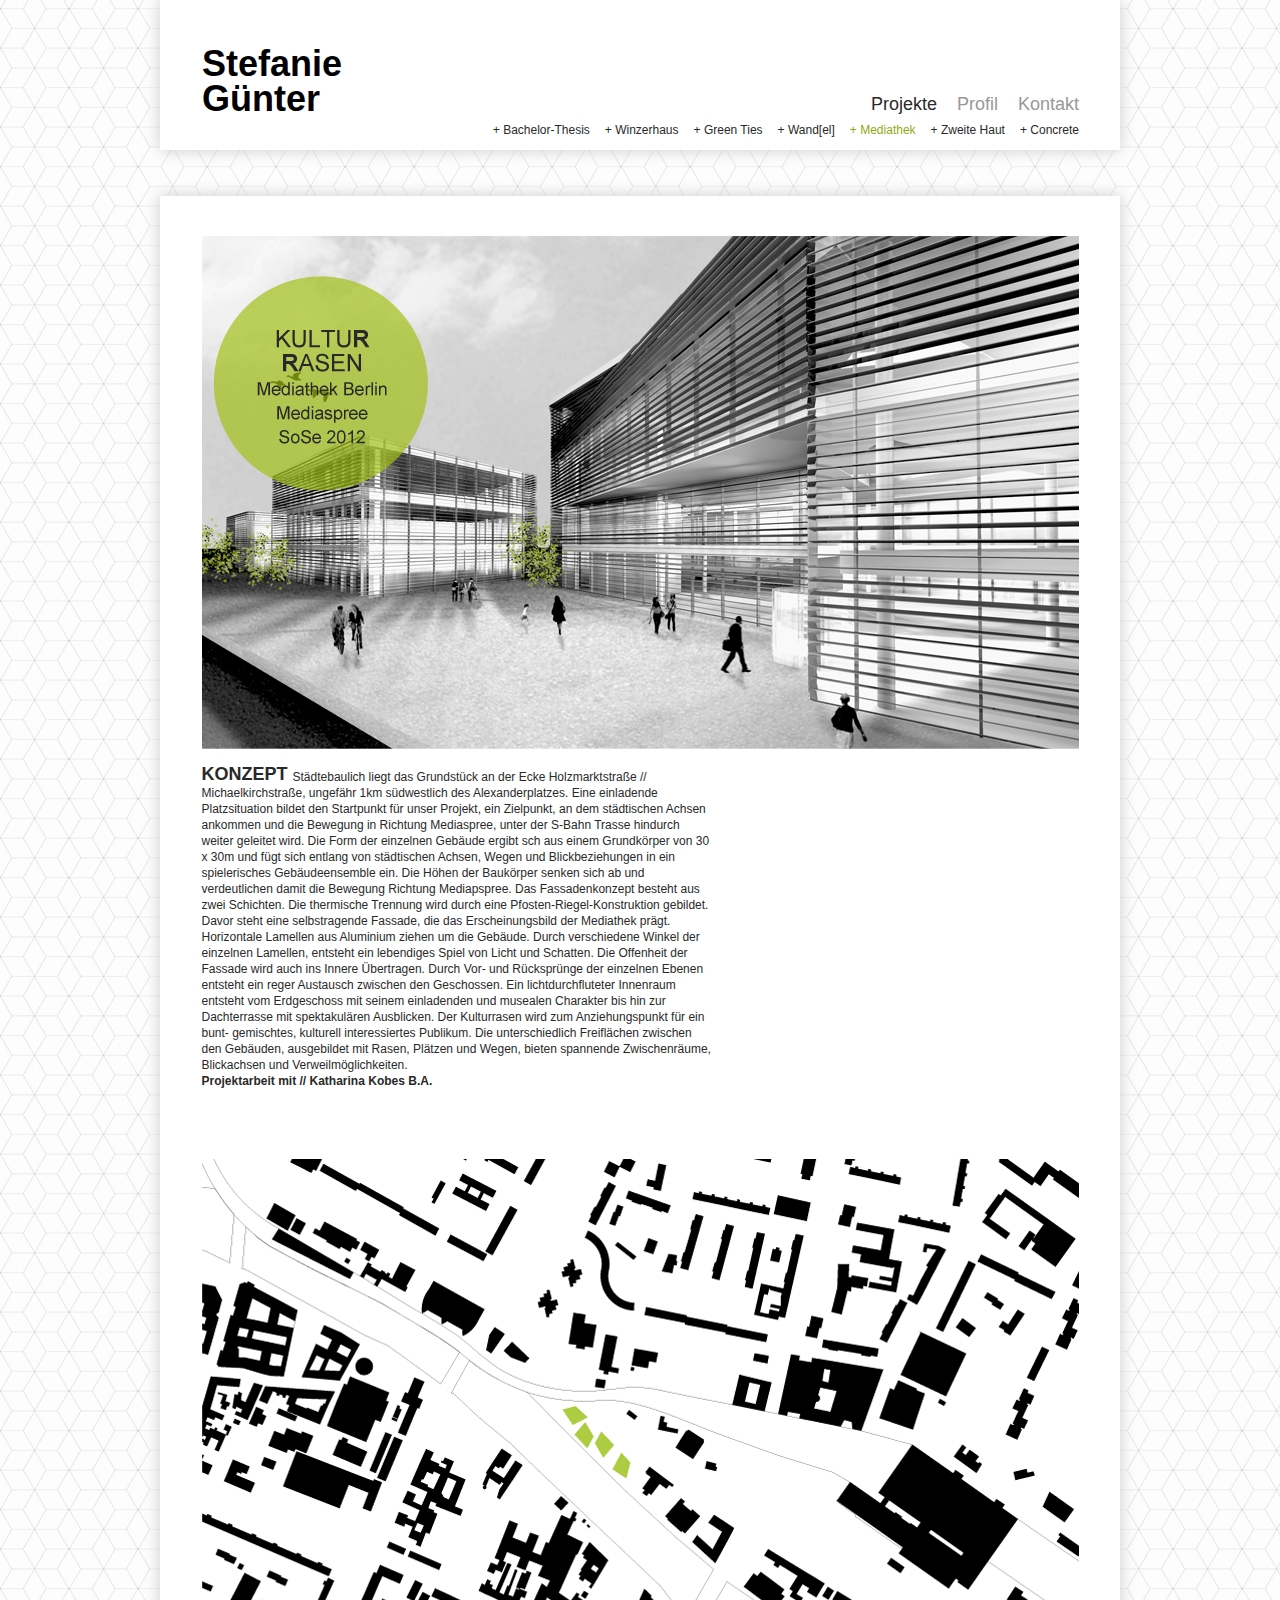
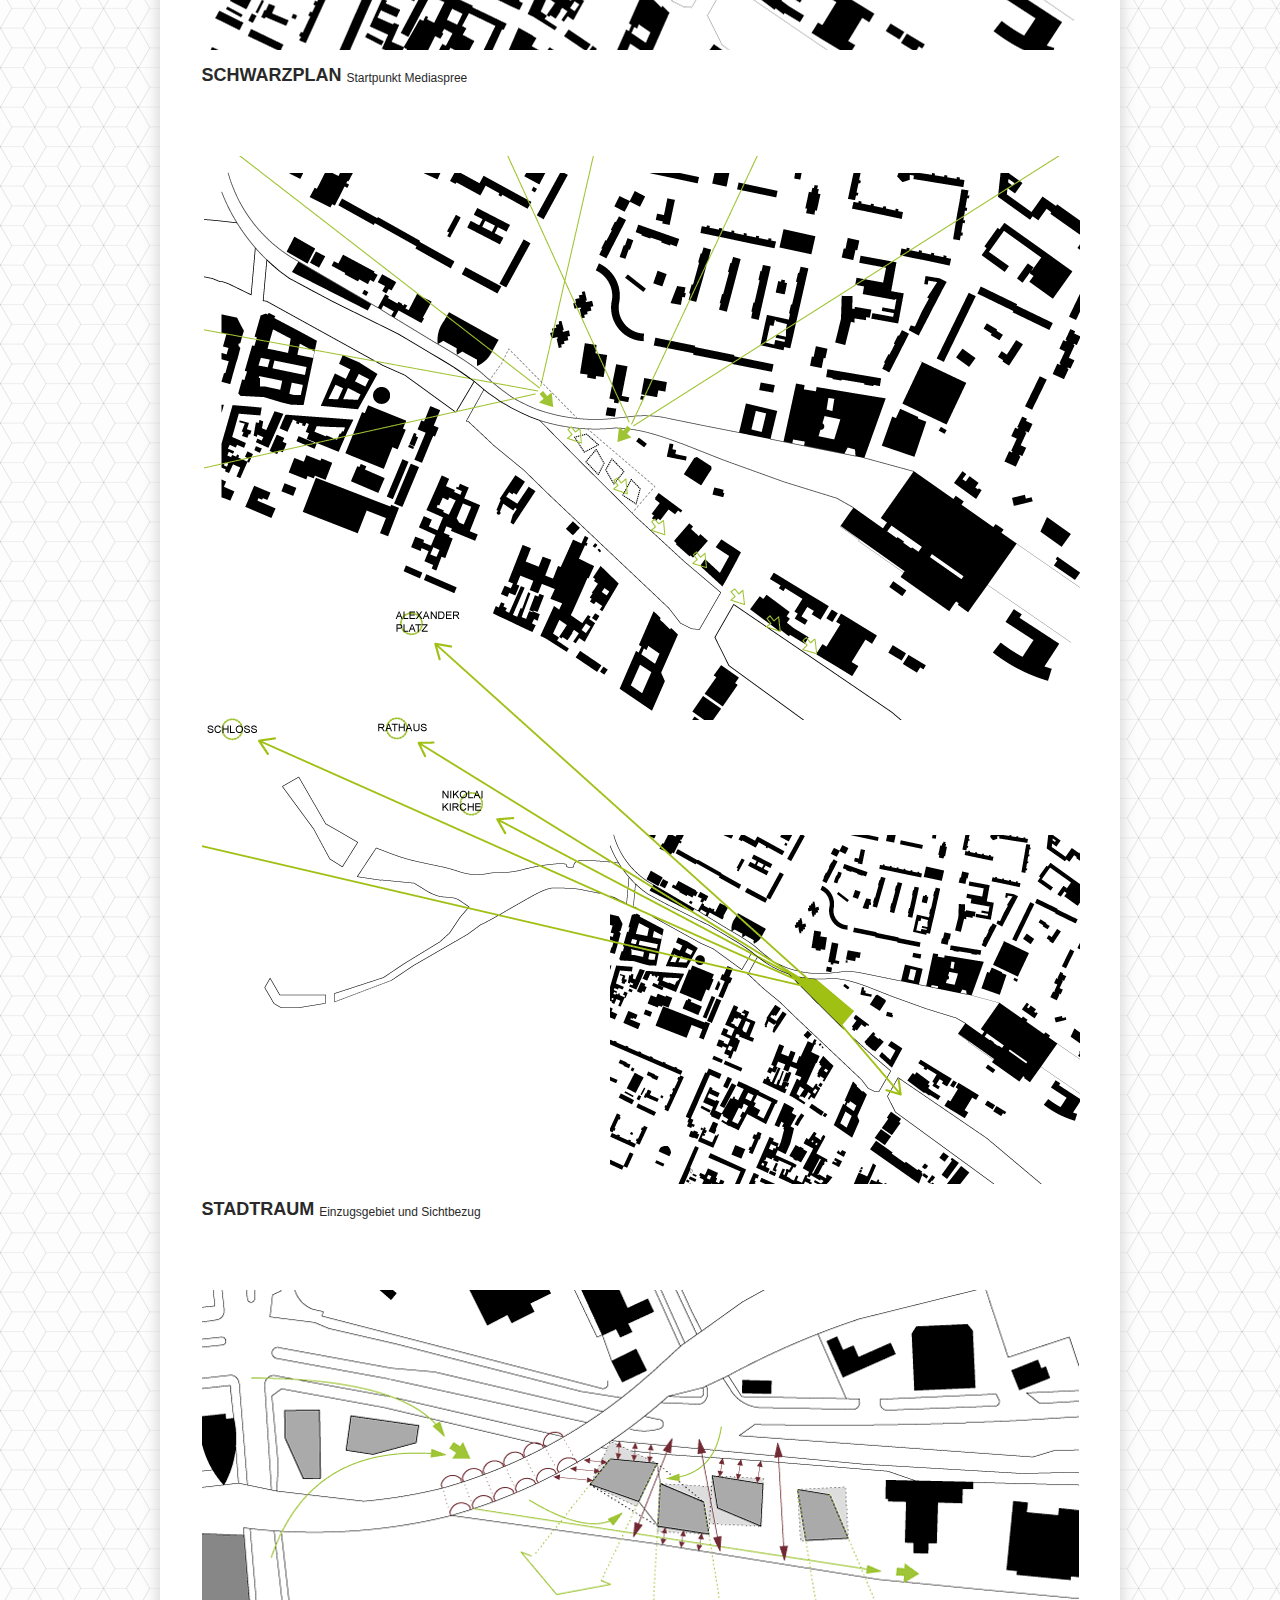
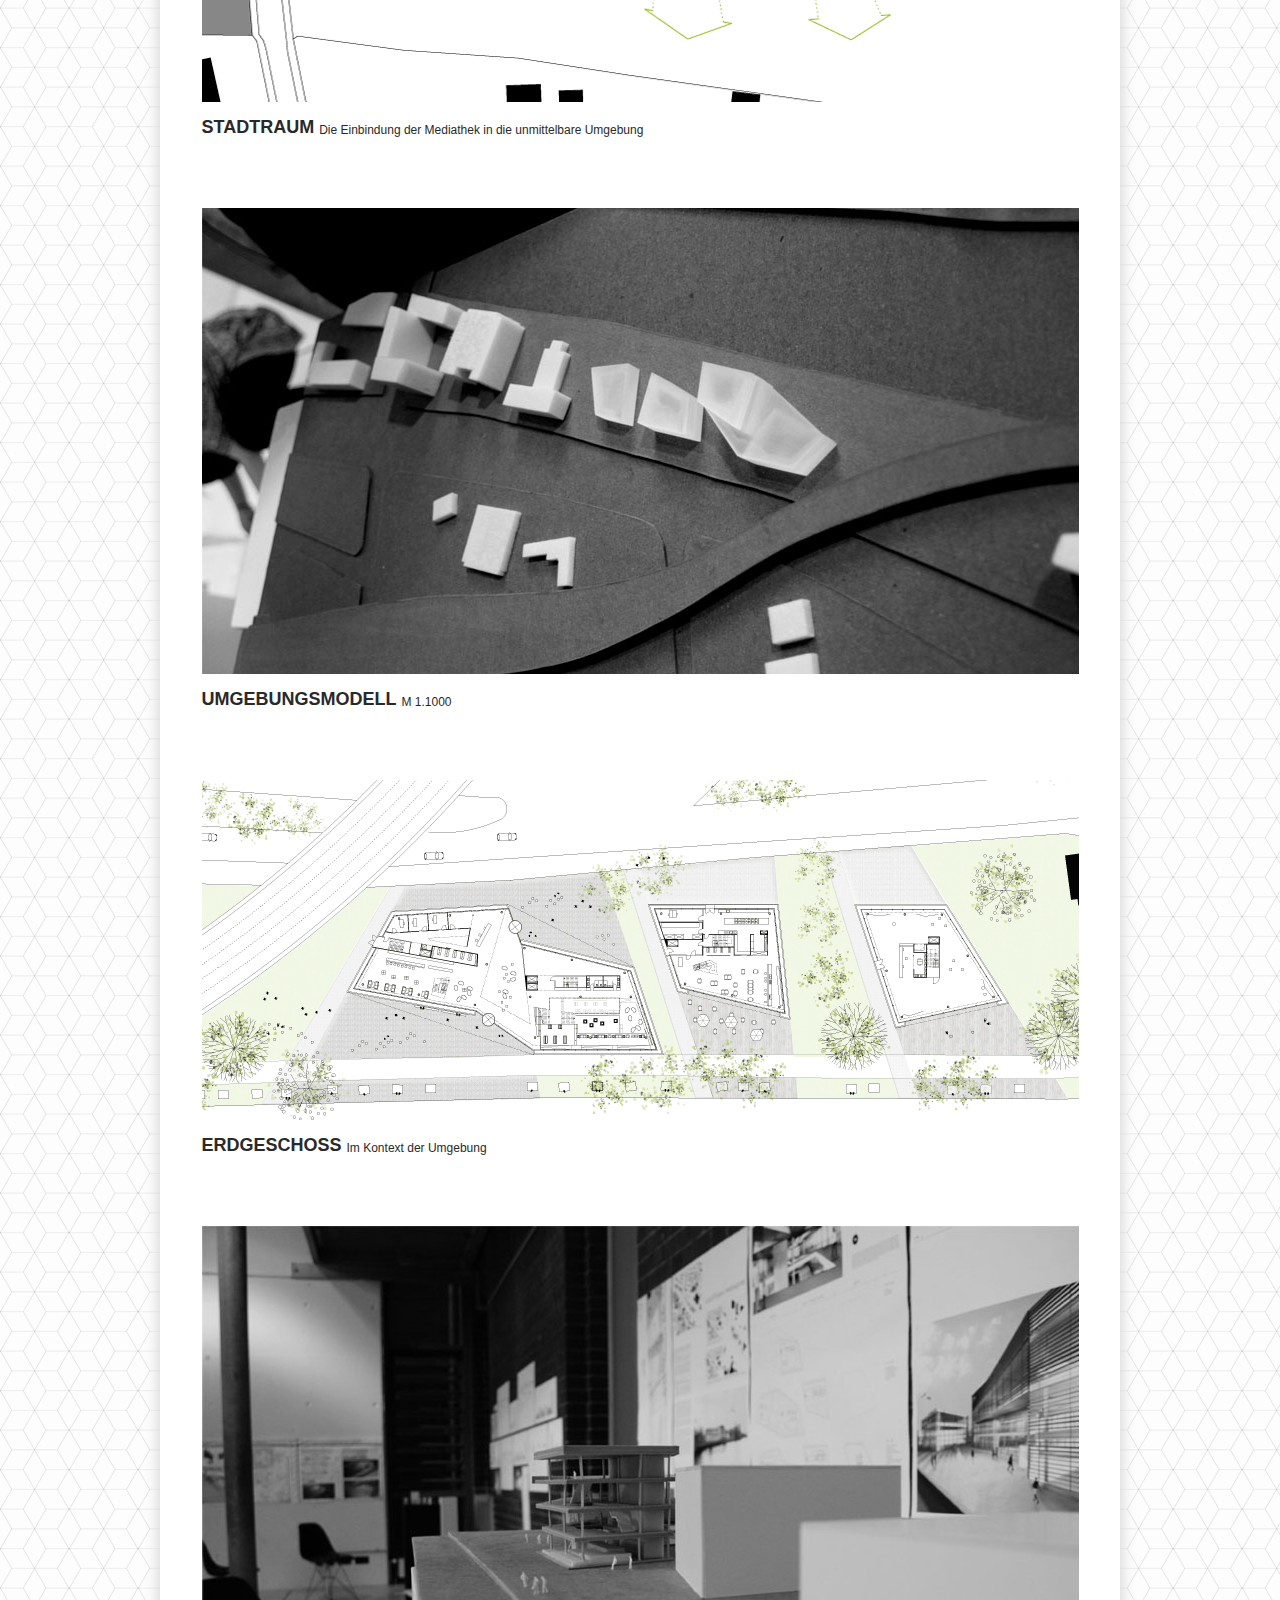
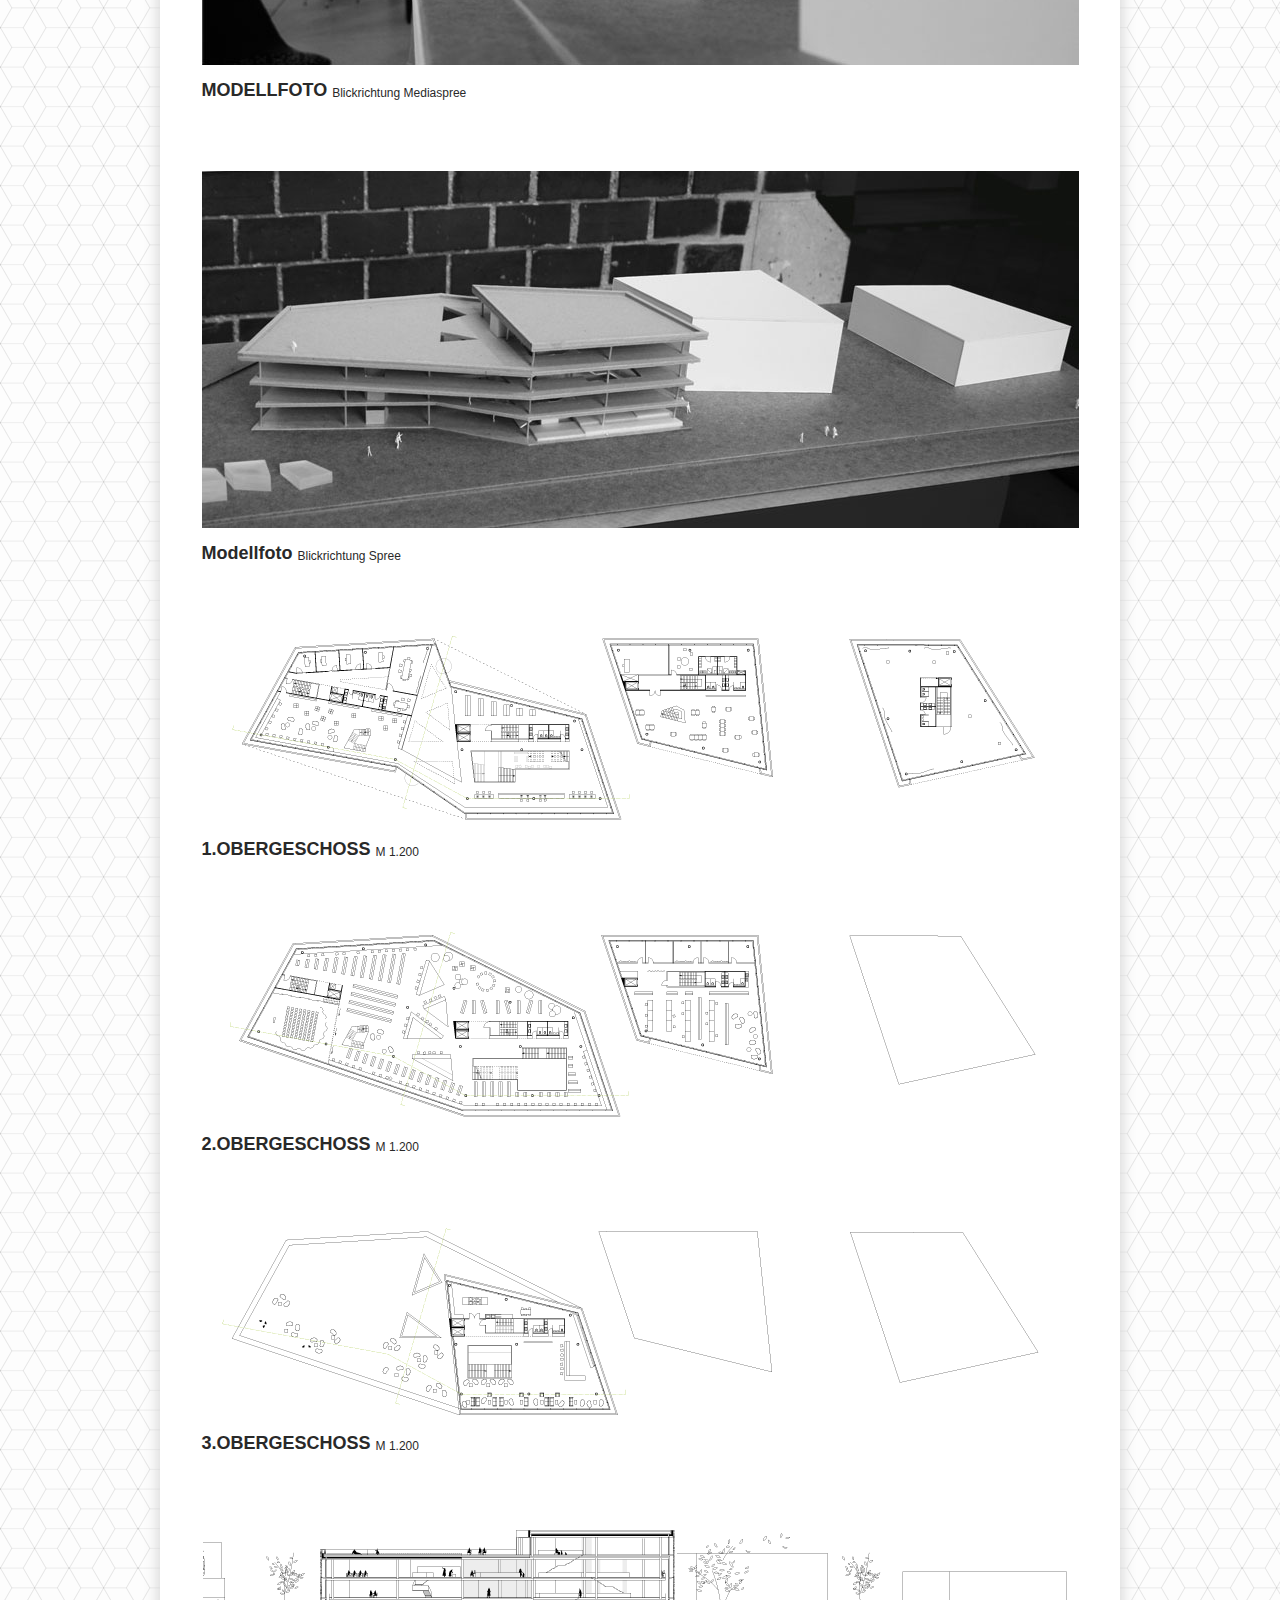
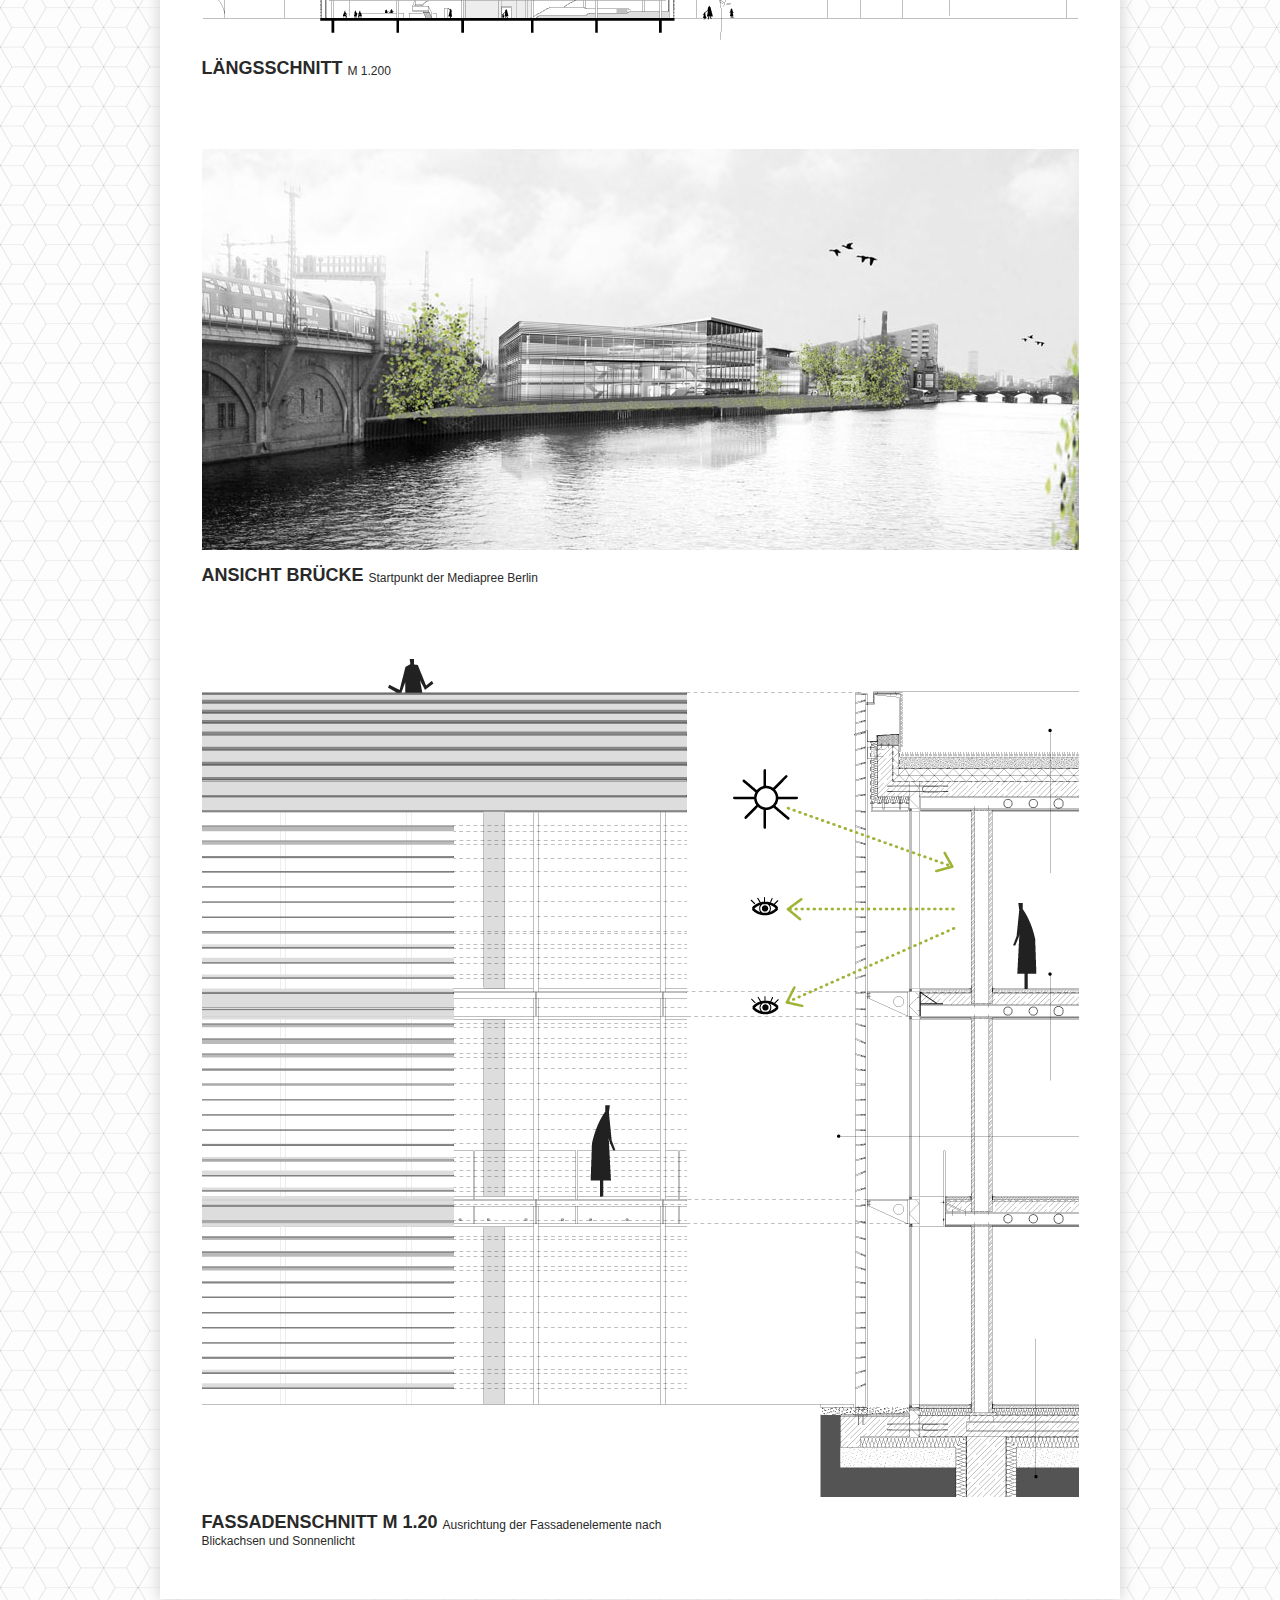
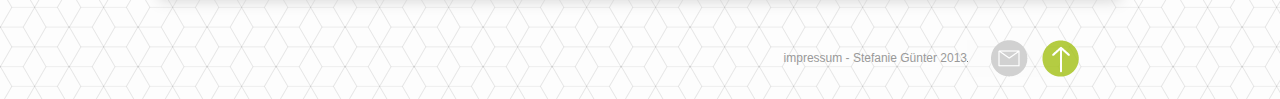
<file: projekte/mediathek/mediathek.html>
<!DOCTYPE html PUBLIC "-//W3C//DTD XHTML 1.0 Transitional//EN" "http://www.w3.org/TR/xhtml1/DTD/xhtml1-transitional.dtd">
<html xmlns="http://www.w3.org/1999/xhtml"><!-- InstanceBegin template="/Templates/standard.dwt" codeOutsideHTMLIsLocked="false" -->
<head>
<!--Die metatags beinhalten wichtige Hintergrundinformation für Suchmaschinen-->
<meta http-equiv="Content-Type" content="text/html; charset=UTF-8" />
<!--UTF-8 ist der europäische Zeichensatz, automatisch eingefügt von dreamweaver!-->
<meta http-equiv="content-language" content="de" />
<!--Verwendete Sprache, "de" für deutsch. Die gewünschte Information wird zwischen die Anführungsstrichen am Ende geschrieben-->
<meta name="author" content="Stefanie Günter" />
<meta name="reply-to" content="stefanie.guenter@googlemail.com" />
<meta name="description" content="Online Portfolio von Stefanie Günter, Studentin an der msa | muenster school of architecture" />
<!--In der Description wird ein kurzer Text (2 Zeilen) eingetragen, der bei Google als Seitenbeschreibung auftaucht-->
<!-- InstanceBeginEditable name="doctitle" -->
<title>Projekt Kulturrasen Mediaspree Berlin // Stefanie Günter.de</title>
<!-- InstanceEndEditable -->
<!--Reiterinformation. Diese Information sollte für jede Seite anders sein...z.b. Projektname mit Name Author-->

<link href="../../css/standard.css" rel="stylesheet" type="text/css" />
<!-- InstanceBeginEditable name="head" -->
<meta name="description" content="Online Portfolio von Stefanie Günter, Entwurf im 2.Mastersemester, Kulturrasen Berlin Mediaspree, Neue Mediathek Berlin" />

<style type="text/css">
<!--
#header #nav1 #nav1-1 {
	color: #292929;
}
#header #nav2 #nav2-3 {
	color: #8faa11;
}
-->
</style>
<!-- InstanceEndEditable -->
<script type="text/javascript">
function MM_swapImgRestore() { //v3.0
  var i,x,a=document.MM_sr; for(i=0;a&&i<a.length&&(x=a[i])&&x.oSrc;i++) x.src=x.oSrc;
}
function MM_preloadImages() { //v3.0
  var d=document; if(d.images){ if(!d.MM_p) d.MM_p=new Array();
    var i,j=d.MM_p.length,a=MM_preloadImages.arguments; for(i=0; i<a.length; i++)
    if (a[i].indexOf("#")!=0){ d.MM_p[j]=new Image; d.MM_p[j++].src=a[i];}}
}

function MM_findObj(n, d) { //v4.01
  var p,i,x;  if(!d) d=document; if((p=n.indexOf("?"))>0&&parent.frames.length) {
    d=parent.frames[n.substring(p+1)].document; n=n.substring(0,p);}
  if(!(x=d[n])&&d.all) x=d.all[n]; for (i=0;!x&&i<d.forms.length;i++) x=d.forms[i][n];
  for(i=0;!x&&d.layers&&i<d.layers.length;i++) x=MM_findObj(n,d.layers[i].document);
  if(!x && d.getElementById) x=d.getElementById(n); return x;
}

function MM_swapImage() { //v3.0
  var i,j=0,x,a=MM_swapImage.arguments; document.MM_sr=new Array; for(i=0;i<(a.length-2);i+=3)
   if ((x=MM_findObj(a[i]))!=null){document.MM_sr[j++]=x; if(!x.oSrc) x.oSrc=x.src; x.src=a[i+2];}
}
</script>
</head>
<!--##################body###################-->
<body onload="MM_preloadImages('../../images/allgemein/obenbutton_hover.png','../../images/allgemein/kontaktbutton_hover.png')">
<!--Das Muster im Hintergrund liegt als gekacheltes Bild im body--> 
<!--#################header##################-->
<div id="header"> 
  <!--Im header befinden sich drei divs: Logo, Nav1(Projekte/Profil/Kontakt), Nav2 (Unternavigation). Die Position des "headers" muss relativ sein, damit sich alle Elemente, die im header sind, an der Position des heades orientieren und nicht am restlichen Inhalt des headers-->
  <div id="logo">
    <p><a href="../../index.html" class="font36bold">Stefanie</a></p>
    <p><a href="../../index.html" class="font36bold">Günter</a></p>
  </div>
  <!--################################ Navigation 1 #############################################--> 
  <!--Die Listen (ul) im header müssen eine eindeutige id bekommen, da sie unterschiedliche Eigenschaften haben sollen-->
  <ul id="nav1">
    <li><a href="../../kontakt/kontakt/kontakt.html" id="nav1-3">Kontakt</a></li>
    <li><a href="../../profil/vita/vita.html" id="nav1-2">Profil</a></li>
    <li><a href="../uebersicht/projekt_uebersicht.html" id="nav1-1">Projekte</a></li>
  </ul>
  <!--################################ Navigation 2 #############################################--> 
  <!--Die Liste <Nav2> ist ein Bibliothekselement, da es sich je nach Auswahl in <Nav1> verändert. Bibliothkeselemente werden noch vor dem Erstellen der Vorlagendatei angelegt! Bearbeitbare Bereiche werden in der Vorlagendatei festgelgt-->
  <!-- InstanceBeginEditable name="EditNav2" -->
  <div id="nav2"><!-- #BeginLibraryItem "/Library/nav2-projekte.lbi" -->
  <ul>
    <li><a id="nav2-1" href="../betonexperimente/beton.html">+ Concrete</a></li>
    <li><a id="nav2-2" href="../bauko/energiehaus.html">+ Zweite Haut</a></li>
    <li><a id="nav2-3" href="mediathek.html">+ Mediathek</a></li>
    <li><a id="nav2-4" href="../frankfurt/frankfurt.html">+ Wand[el]</a></li>
    <li><a id="nav2-5" href="../aarhus/aarhus.html">+ Green Ties</a></li>
    <li><a id="nav2-6" href="../mandelring/winzerhaus.html">+ Winzerhaus</a></li>
    <li><a id="nav2-7" href="../ba/bachelorthesis.html">+ Bachelor-Thesis</a></li>
  </ul>
  <!-- #EndLibraryItem --></div>
  <!-- InstanceEndEditable -->
  </li>
  </ul>
  <!--Die Navigation ist eine Liste. Liste ist von vorne nach hinten geschrieben, hat  "float right" und "text align right". Zusätzlich hat jedes "li" einen Abstand nach rechts. Die Position des "Div nav2" ist "absolut" und orientiert sich am header, dessen Position "relativ" ist--> 
</div>
<!--############################## Wrapper mit Inhalt ###########################-->
<div id="wrapper"> 
  <!--############ hier beginnt der bearbeitbare Bereich für den Inhalt des Contents / Auswahl des Bereichs, Einfügen, Vorlagenobjekte, 
Bearbeitbarer Bereich###########--> 
  <!-- InstanceBeginEditable name="EditContent" -->
  <div id="content">
    <div id="startbild"><img src="../../images/mediathek/mediathek_start.jpg" width="877" height="513" alt="Visualisierung" /></div>
    <div class="text">
      <h1>KONZEPT</h1>
      <p>Städtebaulich liegt das Grundstück an der Ecke Holzmarktstraße // Michaelkirchstraße, ungefähr 1km südwestlich des Alexanderplatzes. Eine einladende Platzsituation bildet den Startpunkt für unser Projekt, ein Zielpunkt, an dem städtischen Achsen ankommen und die Bewegung in Richtung Mediaspree, unter der S-Bahn Trasse hindurch weiter geleitet wird. Die Form der einzelnen Gebäude ergibt sch aus einem Grundkörper von 30 x 30m und fügt sich entlang von städtischen Achsen, Wegen und Blickbeziehungen in ein spielerisches Gebäudeensemble ein. Die Höhen der Baukörper senken sich ab und verdeutlichen damit die Bewegung Richtung Mediapspree. Das Fassadenkonzept besteht aus zwei Schichten. Die thermische Trennung wird durch eine Pfosten-Riegel-Konstruktion gebildet. Davor steht eine selbstragende Fassade, die das Erscheinungsbild der Mediathek prägt. Horizontale Lamellen aus Aluminium ziehen um die Gebäude. Durch verschiedene Winkel der einzelnen Lamellen, entsteht ein lebendiges Spiel von Licht und Schatten. Die Offenheit der Fassade wird auch ins Innere Übertragen. Durch Vor- und Rücksprünge der einzelnen Ebenen entsteht ein reger Austausch zwischen den Geschossen. Ein lichtdurchfluteter Innenraum entsteht vom Erdgeschoss mit seinem einladenden und musealen Charakter bis hin zur Dachterrasse mit spektakulären Ausblicken. Der Kulturrasen wird zum Anziehungspunkt für ein bunt- gemischtes, kulturell interessiertes Publikum. Die unterschiedlich Freiflächen zwischen den Gebäuden, ausgebildet mit Rasen, Plätzen und Wegen, bieten spannende Zwischenräume, Blickachsen und Verweilmöglichkeiten.<br><strong>Projektarbeit mit // Katharina Kobes B.A.</strong></br></p>
    </div>
    <!--jedes Bild bekommt ein div <div id="bild"> welches die Grundinformationen für jedes Bild beinhaltet. Sollte ein Bild zusätzlich andere Informationen (z.B. Padding Top/Bottom) bekommt es eine Klasse zugewiesen!-->
    <div class="bild"><img src="../../images/mediathek/mediathek_1.gif" alt="Schwarzplan" width="877" height="491"/></div>
    <div class="text">
      <h1>SCHWARZPLAN</h1>
      <p>Startpunkt Mediaspree</p>
    </div>
    <div class="bild"><img src="../../images/mediathek/mediathek_2.gif" alt="Stadtgebiet" width="878" height="1028"/></div>
    <div class="text">
      <h1>STADTRAUM</h1>
      <p>Einzugsgebiet und Sichtbezug</p>
    </div>
    <div class="bild"><img src="../../images/mediathek/mediathek_3.gif" alt="Stadtgebiet" width="877" height="412"/></div>
    <div class="text">
      <h1>STADTRAUM</h1>
      <p>Die Einbindung der Mediathek in die unmittelbare Umgebung </p>
    </div>
    <div class="bild"><img src="../../images/mediathek/mediathek_4.jpg" alt="Umgebungsmodell" width="877" height="466"/></div>
    <div class="text">
      <h1>UMGEBUNGSMODELL</h1>
      <p> M 1.1000</p>
    </div>
    <div class="bild"><img src="../../images/mediathek/mediathek_5.gif" alt="Grundriss EG" width="877" height="340"/></div>
    <div class="text">
      <h1>ERDGESCHOSS</h1>
      <p> Im Kontext der Umgebung</p>
    </div>
    <div class="bild"><img src="../../images/mediathek/mediathek_6.jpg" alt="Modellfoto M 1.100" width="877" height="439"/></div>
    <div class="text">
      <h1>MODELLFOTO</h1>
      <p> Blickrichtung Mediaspree </p>
    </div>
    <div class="bild"><img src="../../images/mediathek/mediathek_7.jpg" alt="Modellfoto M1.100" width="877" height="357"/></div>
    <div class="text">
      <h1>Modellfoto</h1>
      <p> Blickrichtung Spree</p>
    </div>
    <div class="bild"><img src="../../images/mediathek/mediathek_8.gif" alt="1.OG" width="877" height="190"/></div>
    <div class="text">
      <h1>1.OBERGESCHOSS</h1>
      <p> M 1.200</p>
    </div>
    <div class="bild"><img src="../../images/mediathek/mediathek_9.gif" alt="2.OG" width="877" height="189"/></div>
    <div class="text">
      <h1>2.OBERGESCHOSS</h1>
      <p> M 1.200</p>
    </div>
    <div class="bild"><img src="../../images/mediathek/mediathek_10.gif" alt="3.OG" width="877" height="193"/></div>
    <div class="text">
      <h1>3.OBERGESCHOSS</h1>
      <p> M 1.200</p>
    </div>
    <div class="bild"><img src="../../images/mediathek/mediathek_11.gif" alt="Schnitt" width="877" height="119"/></div>
    <div class="text">
      <h1>LÄNGSSCHNITT</h1>
      <p> M 1.200</p>
    </div>
    <div class="bild"><img src="../../images/mediathek/mediathek_12.jpg" alt="Visualisierung" width="877" height="401"/></div>
    <div class="text">
      <h1>ANSICHT BRÜCKE</h1>
      <p> Startpunkt der Mediapree Berlin</p>
    </div>
    <div class="bild"><img src="../../images/mediathek/mediathek_13.gif" alt="Fassadenschnitt" width="877" height="841"/></div>
    <div class="text">
      <h1>FASSADENSCHNITT M 1.20</h1>
      <p> Ausrichtung der Fassadenelemente nach Blickachsen und Sonnenlicht</p>
    </div>
  </div>
  <!-- InstanceEndEditable --> 
   <!--################################ footer ##################################-->
</div>
  <div id="footer">
    <ul>
      <li><a href="#" onmouseout="MM_swapImgRestore()" onmouseover="MM_swapImage('nachobenbutton','','../../images/allgemein/obenbutton_hover.png',1)"><img src="../../images/allgemein/obenbutton.png" alt="nach oben" width="51"   height="37" id="nachobenbutton" /></a><a href="#"></a></li>
      <li><a href="mailto:sg@stefanieguenter.de" onmouseout="MM_swapImgRestore()" onmouseover="MM_swapImage('kontaktbutton','','../../images/allgemein/kontaktbutton_hover.png',1)"><img src="../../images/allgemein/kontaktbutton.png" alt="kontakt" width="61" height="37" id="kontaktbutton" /></a><a href="mailto:sg@stefanieguenter.de"></a></li>
      <li><a href="../../kontakt/kontakt/kontakt.html" class="schriftgrau">impressum - Stefanie Günter 2013</a></li>
    </ul>
  </div>
</body>
<!-- InstanceEnd --></html>
</file>
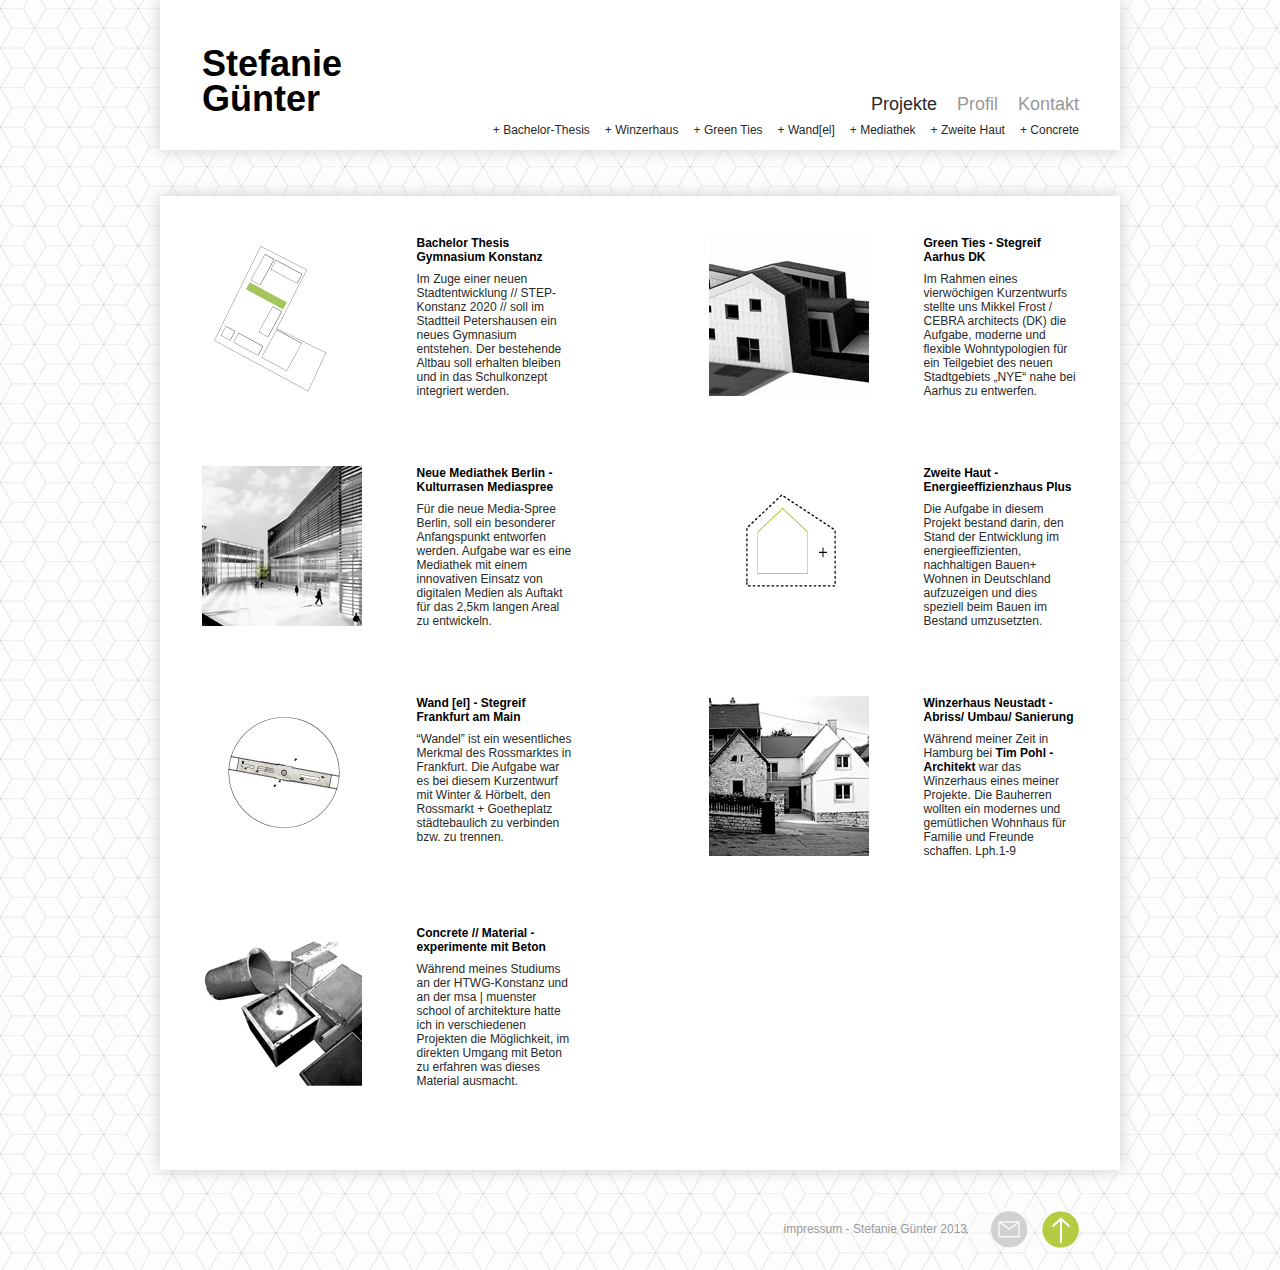
<file: projekte/uebersicht/projekt_uebersicht.html>
<!DOCTYPE html PUBLIC "-//W3C//DTD XHTML 1.0 Transitional//EN" "http://www.w3.org/TR/xhtml1/DTD/xhtml1-transitional.dtd">
<html xmlns="http://www.w3.org/1999/xhtml"><!-- InstanceBegin template="/Templates/standard.dwt" codeOutsideHTMLIsLocked="false" -->
<head>
<!--Die metatags beinhalten wichtige Hintergrundinformation für Suchmaschinen-->
<meta http-equiv="Content-Type" content="text/html; charset=UTF-8" />
<!--UTF-8 ist der europäische Zeichensatz, automatisch eingefügt von dreamweaver!-->
<meta http-equiv="content-language" content="de" />
<!--Verwendete Sprache, "de" für deutsch. Die gewünschte Information wird zwischen die Anführungsstrichen am Ende geschrieben-->
<meta name="author" content="Stefanie Günter" />
<meta name="reply-to" content="stefanie.guenter@googlemail.com" />
<meta name="description" content="Online Portfolio von Stefanie Günter, Studentin an der msa | muenster school of architecture" />
<!--In der Description wird ein kurzer Text (2 Zeilen) eingetragen, der bei Google als Seitenbeschreibung auftaucht-->
<!-- InstanceBeginEditable name="doctitle" -->
<title>Projektübersicht // Stefanie Günter.de</title>
<!-- InstanceEndEditable -->
<!--Reiterinformation. Diese Information sollte für jede Seite anders sein...z.b. Projektname mit Name Author-->

<link href="../../css/standard.css" rel="stylesheet" type="text/css" />
<!-- InstanceBeginEditable name="head" -->
<meta name="description" content="Online Portfolio von Stefanie Günter, Studentin an der msa | muenster school of architecture, Projektübersicht" />
<style type="text/css">
<!--
#header #nav1 #nav1-1 {
	color: #292929;
}
-->
</style>
<script type="text/javascript">
function MM_swapImgRestore() { //v3.0
  var i,x,a=document.MM_sr; for(i=0;a&&i<a.length&&(x=a[i])&&x.oSrc;i++) x.src=x.oSrc;
}
function MM_preloadImages() { //v3.0
  var d=document; if(d.images){ if(!d.MM_p) d.MM_p=new Array();
    var i,j=d.MM_p.length,a=MM_preloadImages.arguments; for(i=0; i<a.length; i++)
    if (a[i].indexOf("#")!=0){ d.MM_p[j]=new Image; d.MM_p[j++].src=a[i];}}
}

function MM_findObj(n, d) { //v4.01
  var p,i,x;  if(!d) d=document; if((p=n.indexOf("?"))>0&&parent.frames.length) {
    d=parent.frames[n.substring(p+1)].document; n=n.substring(0,p);}
  if(!(x=d[n])&&d.all) x=d.all[n]; for (i=0;!x&&i<d.forms.length;i++) x=d.forms[i][n];
  for(i=0;!x&&d.layers&&i<d.layers.length;i++) x=MM_findObj(n,d.layers[i].document);
  if(!x && d.getElementById) x=d.getElementById(n); return x;
}

function MM_swapImage() { //v3.0
  var i,j=0,x,a=MM_swapImage.arguments; document.MM_sr=new Array; for(i=0;i<(a.length-2);i+=3)
   if ((x=MM_findObj(a[i]))!=null){document.MM_sr[j++]=x; if(!x.oSrc) x.oSrc=x.src; x.src=a[i+2];}
}
</script>
<!-- InstanceEndEditable -->
<script type="text/javascript">
function MM_swapImgRestore() { //v3.0
  var i,x,a=document.MM_sr; for(i=0;a&&i<a.length&&(x=a[i])&&x.oSrc;i++) x.src=x.oSrc;
}
function MM_preloadImages() { //v3.0
  var d=document; if(d.images){ if(!d.MM_p) d.MM_p=new Array();
    var i,j=d.MM_p.length,a=MM_preloadImages.arguments; for(i=0; i<a.length; i++)
    if (a[i].indexOf("#")!=0){ d.MM_p[j]=new Image; d.MM_p[j++].src=a[i];}}
}

function MM_findObj(n, d) { //v4.01
  var p,i,x;  if(!d) d=document; if((p=n.indexOf("?"))>0&&parent.frames.length) {
    d=parent.frames[n.substring(p+1)].document; n=n.substring(0,p);}
  if(!(x=d[n])&&d.all) x=d.all[n]; for (i=0;!x&&i<d.forms.length;i++) x=d.forms[i][n];
  for(i=0;!x&&d.layers&&i<d.layers.length;i++) x=MM_findObj(n,d.layers[i].document);
  if(!x && d.getElementById) x=d.getElementById(n); return x;
}

function MM_swapImage() { //v3.0
  var i,j=0,x,a=MM_swapImage.arguments; document.MM_sr=new Array; for(i=0;i<(a.length-2);i+=3)
   if ((x=MM_findObj(a[i]))!=null){document.MM_sr[j++]=x; if(!x.oSrc) x.oSrc=x.src; x.src=a[i+2];}
}
</script>
</head>
<!--##################body###################-->
<body onload="MM_preloadImages('../../images/allgemein/obenbutton_hover.png','../../images/allgemein/kontaktbutton_hover.png','../../images/startseite_uebersicht/bachelorthesis_hover.gif','../../images/startseite_uebersicht/aarhus_hover.jpg','../../images/startseite_uebersicht/mediathek_hover.jpg','../../images/startseite_uebersicht/bauko_hover.gif','../../images/startseite_uebersicht/frankfurt_hover.gif','../../images/startseite_uebersicht/winzerhaus_hover.jpg','../../images/startseite_uebersicht/betonexperimente_hover.jpg')">
<!--Das Muster im Hintergrund liegt als gekacheltes Bild im body--> 
<!--#################header##################-->
<div id="header"> 
  <!--Im header befinden sich drei divs: Logo, Nav1(Projekte/Profil/Kontakt), Nav2 (Unternavigation). Die Position des "headers" muss relativ sein, damit sich alle Elemente, die im header sind, an der Position des heades orientieren und nicht am restlichen Inhalt des headers-->
  <div id="logo">
    <p><a href="../../index.html" class="font36bold">Stefanie</a></p>
    <p><a href="../../index.html" class="font36bold">Günter</a></p>
  </div>
  <!--################################ Navigation 1 #############################################--> 
  <!--Die Listen (ul) im header müssen eine eindeutige id bekommen, da sie unterschiedliche Eigenschaften haben sollen-->
  <ul id="nav1">
    <li><a href="../../kontakt/kontakt/kontakt.html" id="nav1-3">Kontakt</a></li>
    <li><a href="../../profil/vita/vita.html" id="nav1-2">Profil</a></li>
    <li><a href="projekt_uebersicht.html" id="nav1-1">Projekte</a></li>
  </ul>
  <!--################################ Navigation 2 #############################################--> 
  <!--Die Liste <Nav2> ist ein Bibliothekselement, da es sich je nach Auswahl in <Nav1> verändert. Bibliothkeselemente werden noch vor dem Erstellen der Vorlagendatei angelegt! Bearbeitbare Bereiche werden in der Vorlagendatei festgelgt-->
  <!-- InstanceBeginEditable name="EditNav2" -->
  <div id="nav2"><!-- #BeginLibraryItem "/Library/nav2-projekte.lbi" -->
  <ul>
    <li><a id="nav2-1" href="../betonexperimente/beton.html">+ Concrete</a></li>
    <li><a id="nav2-2" href="../bauko/energiehaus.html">+ Zweite Haut</a></li>
    <li><a id="nav2-3" href="../mediathek/mediathek.html">+ Mediathek</a></li>
    <li><a id="nav2-4" href="../frankfurt/frankfurt.html">+ Wand[el]</a></li>
    <li><a id="nav2-5" href="../aarhus/aarhus.html">+ Green Ties</a></li>
    <li><a id="nav2-6" href="../mandelring/winzerhaus.html">+ Winzerhaus</a></li>
    <li><a id="nav2-7" href="../ba/bachelorthesis.html">+ Bachelor-Thesis</a></li>
  </ul>
  <!-- #EndLibraryItem --></div>
  <!-- InstanceEndEditable -->
  </li>
  </ul>
  <!--Die Navigation ist eine Liste. Liste ist von vorne nach hinten geschrieben, hat  "float right" und "text align right". Zusätzlich hat jedes "li" einen Abstand nach rechts. Die Position des "Div nav2" ist "absolut" und orientiert sich am header, dessen Position "relativ" ist--> 
</div>
<!--############################## Wrapper mit Inhalt ###########################-->
<div id="wrapper"> 
  <!--############ hier beginnt der bearbeitbare Bereich für den Inhalt des Contents / Auswahl des Bereichs, Einfügen, Vorlagenobjekte, 
Bearbeitbarer Bereich###########--> 
  <!-- InstanceBeginEditable name="EditContent" -->
  <div id="content">
    <div class="overview_project"><a href="../ba/bachelorthesis.html" onmouseout="MM_swapImgRestore()" onmouseover="MM_swapImage('Image8_bathesis','','../../images/startseite_uebersicht/bachelorthesis_hover.gif',1)"> <img src="../../images/startseite_uebersicht/bachelorthesis.gif" alt="Pikto Bachelorthesis" width="160" height="160" id="Image8_bathesis" /></a>
      <h2><a href="../ba/bachelorthesis.html">Bachelor Thesis Gymnasium Konstanz</a></h2>
      <p> Im Zuge einer neuen Stadtentwicklung // STEP-Konstanz 2020 // soll im Stadtteil Petershausen ein neues Gymnasium entstehen. Der bestehende Altbau soll erhalten bleiben und in das Schulkonzept integriert werden. </p>
    </div>
    <div class="lastdiv overview_project"> <a href="../aarhus/aarhus.html"></a><a href="../aarhus/aarhus.html" onmouseout="MM_swapImgRestore()" onmouseover="MM_swapImage('Image7_aarhus','','../../images/startseite_uebersicht/aarhus_hover.jpg',1)"><img src="../../images/startseite_uebersicht/aarhus.jpg" alt="Visualisierung Stegreif Aarhus" width="160" height="160" id="Image7_aarhus" /></a>
      <h2><a href="../aarhus/aarhus.html">Green Ties - Stegreif<br>
        Aarhus DK</br>
      </a></h2>
      <p>Im Rahmen eines vierwöchigen Kurzentwurfs stellte uns Mikkel Frost / CEBRA architects (DK) die Aufgabe, moderne und flexible Wohntypologien für ein Teilgebiet des neuen Stadtgebiets „NYE“ nahe bei Aarhus zu     			        entwerfen.</p>
    </div>
    <div class="overview_project"><a href="../mediathek/mediathek.html" onmouseout="MM_swapImgRestore()" onmouseover="MM_swapImage('Image7_mediathek','','../../images/startseite_uebersicht/mediathek_hover.jpg',1)"><img src="../../images/startseite_uebersicht/mediathek.jpg" alt="Visualisierung Mediathek Berlin" width="160" height="160" id="Image7_mediathek" /></a>
      <h2><a href="../mediathek/mediathek.html"> Neue Mediathek Berlin - Kulturrasen Mediaspree</a> </h2>
      <p>Für die neue Media-Spree Berlin, soll ein besonderer Anfangspunkt entworfen werden. Aufgabe war es eine Mediathek mit  einem innovativen Einsatz von digitalen Medien als Auftakt für das 2,5km langen Areal zu     	          entwickeln.</p>
    </div>
    <div class="lastdiv overview_project"><a href="../bauko/energiehaus.html" onmouseout="MM_swapImgRestore()" onmouseover="MM_swapImage('Image7_bauko','','../../images/startseite_uebersicht/bauko_hover.gif',1)"><img src="../../images/startseite_uebersicht/bauko.gif" alt="Konzept Pikto Energiehaus Plus" width="160" height="160" id="Image7_bauko" /></a>
      <h2><a href="../bauko/energiehaus.html">Zweite Haut -</a></h2>
      <h2><a href="../bauko/energiehaus.html">Energieeffizienzhaus Plus</a></h2>
      <p>Die Aufgabe in diesem Projekt bestand darin, den Stand der Entwicklung im energieeffizienten, nachhaltigen Bauen+ Wohnen in  Deutschland aufzuzeigen und dies speziell beim Bauen im Bestand umzusetzten.</p>
    </div>
    <div class="overview_project"><a href="../frankfurt/frankfurt.html" onmouseout="MM_swapImgRestore()" onmouseover="MM_swapImage('Image7_frankfurt','','../../images/startseite_uebersicht/frankfurt_hover.gif',1)"><img src="../../images/startseite_uebersicht/frankfurt.gif" alt="Stegreif Frankfurt a.M." width="160" height="160" id="Image7_frankfurt" /></a>
      <h2><a href="../frankfurt/frankfurt.html">Wand [el] - Stegreif Frankfurt am Main</a></h2>
      <p>&ldquo;Wandel&rdquo; ist ein wesentliches Merkmal des Rossmarktes in Frankfurt. Die Aufgabe war es bei diesem  Kurzentwurf mit Winter &amp; Hörbelt, den Rossmarkt + Goetheplatz städtebaulich zu verbinden bzw. zu trennen.</p>
    </div>
    <div class="lastdiv overview_project"><a href="../mandelring/winzerhaus.html" onmouseout="MM_swapImgRestore()" onmouseover="MM_swapImage('Image7_winzerhaus','','../../images/startseite_uebersicht/winzerhaus_hover.jpg',1)"><img src="../../images/startseite_uebersicht/winzerhaus.jpg" alt="Foto Winzerhaus " width="160" height="160" id="Image7_winzerhaus" /></a>
      <h2><a href="../mandelring/winzerhaus.html">Winzerhaus Neustadt - Abriss/ Umbau/ Sanierung</a></h2>
      <p>Während meiner Zeit in Hamburg bei <strong><a href="http://www.timpohl.de"> Tim Pohl - Architekt </a></strong> war das Winzerhaus  eines  meiner Projekte. Die Bauherren wollten ein modernes und gemütlichen Wohnhaus für Familie und Freunde schaffen. Lph.1-9 </p>
    </div>
    <div class="overview_project"><a href="../betonexperimente/beton.html" onmouseout="MM_swapImgRestore()" onmouseover="MM_swapImage('Image7_beton','','../../images/startseite_uebersicht/betonexperimente_hover.jpg',1)"><img src="../../images/startseite_uebersicht/betonexperimente.jpg" alt="Foto Betonexperimente" width="160" height="160" id="Image7_beton" /></a>
      <h2><a href="../betonexperimente/beton.html">Concrete // Material - experimente mit Beton</a></h2>
      <p>Während meines Studiums an der HTWG-Konstanz  und an der msa | muenster school of architekture hatte ich in verschiedenen Projekten die Möglichkeit, im direkten Umgang mit Beton zu erfahren was dieses Material ausmacht.</p>
      
    </div>
    <div class="clearfix">&nbsp;</div> 
  </div>
  <!-- InstanceEndEditable --> 
   <!--################################ footer ##################################-->
</div>
  <div id="footer">
    <ul>
      <li><a href="#" onmouseout="MM_swapImgRestore()" onmouseover="MM_swapImage('nachobenbutton','','../../images/allgemein/obenbutton_hover.png',1)"><img src="../../images/allgemein/obenbutton.png" alt="nach oben" width="51"   height="37" id="nachobenbutton" /></a><a href="#"></a></li>
      <li><a href="mailto:sg@stefanieguenter.de" onmouseout="MM_swapImgRestore()" onmouseover="MM_swapImage('kontaktbutton','','../../images/allgemein/kontaktbutton_hover.png',1)"><img src="../../images/allgemein/kontaktbutton.png" alt="kontakt" width="61" height="37" id="kontaktbutton" /></a><a href="mailto:sg@stefanieguenter.de"></a></li>
      <li><a href="../../kontakt/kontakt/kontakt.html" class="schriftgrau">impressum - Stefanie Günter 2013</a></li>
    </ul>
  </div>
</body>
<!-- InstanceEnd --></html>
</file>
<file: css/standard.css>
/* Standard-CSS für www.projektname.de */

/* Wichtige Farben
Name Farbe 1 		= #
Name Farbe 2		= #
*/

/* Hier werden alle html-Tags auf "Null" gesetzt und eine Standard-Schriftart vergeben */
* {
	font-family: Arial, Helvetica, sans-serif;
	margin: 0px;
	color: #292929;
	border: none; 
	}



/*################################## body ####################################*/

body {
	background-image: url(../images/allgemein/mosaik_raute.gif);
	background-position: 0px -11px;
	font-size: 12px;
	background-repeat: repeat;
}

/*################################## Hier allgemeingueltige Formatierungen ####################################*/

a { 
  text-decoration:none;
  color: #000;
}

h1 {
	font-size: 18px;
	float: left;
	line-height: 10px;
	margin-right: 5px;
	font-weight: bold;
}


/* ################################## header #################################### */
/**/
#header {
	height: 150px;
	width: 960px;
	background-color: #FFF;
	margin: auto;/*hier wird die zentrierte Position des headers bestimmt. Der header richtet sich so immer automatisch zentriert im Browserfenster an*/
	position: relative;/*Die Position des headers muss relativ sein, damit sich die Elemente, die im header liegen wie, logo, nav1 und nav2 am header ausrichten*/
	-webkit-box-shadow:0px 0px 15px #CCCCCC;
	-moz-box-shadow: 0px 0px 15px#CCCCCC;
	box-shadow: 0px 0px 15px#CCCCCC;
	/*Hier wird der Schatten vom header bestimmt.Webkit, moz und box sind die verschiedenen browser, in denen die website angezeigt werden kann. Die erste Größe bestimmt die horizontale Ausrichtung, die zweißte Größe bestimmt            die vertikale Ausrichtung und die dritte Größe bestimmt die Größe des Schattens. Der Code hinter der Rauter bestimmt die Farbe des Schattens. */
}
#header #logo {
	height: 64px;
	width: 140px;
	position: absolute;/*mit position absolut kann das logo durch die Angabe von Koordinaten (px-genau) im header angeordnet werden*/
	left: 42px;
	top: 46px;
}

.font36bold {/*diese Klasse, bestimmt die Eigenschaften von STEFANIE im logo*/
	font-size: 36px;
	line-height: 35px;
	font-weight: bold;
}
.font40bold {/*diese Klasse, bestimmt die Eigenschaften von GÜNTER im logo*/
	font-size: 42px;
	font-weight: bold;
	line-height: 36px;
}

/*############################### HEADER // Navigation 1 ##################################*/

#header #nav1 {
	position: absolute;
	top: 94px;
	height: 20px;
	width: 250px;
	right: 41px;
	color: #989898;
}
#header #nav1 li {
	text-align: right;/*die Liste für nav1 muss rückwärts aufgelistet werden. Der Text soll sich rechts ausrichten und nach rechst floaten, was durch Zeile 88 und 89*/
	float: right;
	margin-left: 20px;/*Jedes Listenelement bekommt einen Abstand nach links*/
	list-style-type: none;/*die Liste soll keine Zeichen am Anfang eines jeden Elements stehen haben */
	font-size: 18px;
}
#header #nav1 li a {/*hier werden die Eigenschaften des links bestimmt. Jedes Listenelement ist ein Link*/
	color: #989898;
}
#header #nav1 li a:hover {/*hier werden die Effekte bestimmt, die beim drüberfahren mit der Maus angezeigt werden sollen*/
	color: #292929;
}

/*############################### HEADER // Navigation 2 ##################################*/

#header #nav2 {
	position: absolute;
	height: 17px;
	width: 720px;
	top: 123px;
	right: 41px;
	font-size: 12px;
	color: #292929;
}
#header #nav2 ul li {
	text-align: right;
	float: right;
	margin-left: 15px;
	list-style-type: none;
}
#header #nav2 li a {
	color: #292929;
}
#header #nav2 ul li a:hover {
	color: #8faa11;
}

/*############################### wrapper ##################################*/

#wrapper {
	background-color: #FFF;
	height: 100%; /*Versuch das Springe zu verhindern */
	width: 960px;
	margin-top: 46px;
	margin-right: auto;
	margin-left: auto;
	padding-top: 40px;
	-webkit-box-shadow: 0px 0px 15px #CCCCCC;
	-moz-box-shadow: 0px 0px 15px#CCCCCC;
	box-shadow: 0px 0px 15px #CCCCCC;/*Hier wird der Schatten vom wrapper bestimmt.Webkit, moz und box sind die verschiedenen browser, in denen die website angezeigt werden kann. Die erste Größe bestimmt die horizontale  			    Ausrichtung, die zweißte Größe bestimmt die vertikale Ausrichtung und die dritte Größe bestimmt die Größe des Schattens. Die Zahl hinter der Raute bestimmt die Farbe *//*############################### Inhalt wrapper / content ##################################*/

}
#wrapper #content {
	/*height: auto;/*die Höhe des contents  orientiert sich automatisch am Inhalt des contents*/
	width: 877px;
	margin: 0 auto; /* 1. Wert ist für oben und unten, 2. Wert ist für links und rechts */
}

#wrapper #content #startbild {/*die Eigenschaften des Startbilds wiederholen sich auf jeder Projektseite. Nur der Inhalt, also das Bild ansich ändert sich*/
	height: auto;
	width: 877px;
	padding-bottom: 0px;
}
#wrapper #content .bild {/*Jedes Bild auf den Projektseiten bekommt die selbe Klasse zugewiesen. So können Eigenschaften bequem für alle Bilder gleichzeitig geändert werden. Achtung: Klassen können auf mehrere Objekte angewendet werden, eine id hingegen muss eindeutig sein*/
	height: auto;
	width: 877px;
	padding-top: 20px;
}
#wrapper #content .text {/*Für die Texte unter den Bildern auf den Projektseiten gilt das gleiche wie für die Bilder. Jeder Text bekommt die gleiche Klasse*/
	height: auto;
	width: 511px;
	padding-top: 20px;
	padding-bottom: 50px;
	line-height: 16px;
}

#wrapper #footer {
	text-align: right;
	width: 877px;
	height: 30px;
	clear: both;
	color: #999;
	margin-right: auto;
	margin-left: auto;
	padding-bottom: 20px;
}
#wrapper #footer ul li {
	text-align: right;
	float: right;
	height: 20px;
	width: 75px;
	list-style-type: none;
}
.bold {
	font-weight: bold;
}
#wrapper #footer a {
	color: #989898;
}
#wrapper #footer a:hover {
	color: #000;
}
#wrapper #content #bild #fotoaltbau {
	float: left;
	height: 387px;
	width: 426px;
	/*margin-right: 0px;
	margin-left: 0px;
	padding-right: 0px;
	padding-left: 0px;*/
}
#wrapper #content #bild #fotoabriss {
	float: left;
	/*margin-right: 0px;
	margin-left: 0px;
	padding-right: 0px;
	padding-left: 0px;*/
}
#wrapper #content #bild #fotoneubau {
	float: left;
	/*margin-right: 0px;
	margin-left: 0px;
	padding-right: 0px;
	padding-left: 0px;*/
}

/*########################## Startseite/ jedes Bild hat seine eingene id ###################################*/


#wrapper #content a #bachelorthesis {
	float: left;
	margin-right: 79px;
	margin-bottom: 71px;
}
#wrapper #content a #mediathek {
	float: left;
	margin-right: 79px;
	margin-bottom: 71px;
}
#wrapper #content a #profil {
	float: left;
	margin-right: 79px;
	margin-bottom: 71px;
}
#wrapper #content a #betonexperimente {
	margin-bottom: 71px;
}
#wrapper #content a #aarhus {
	float: left;
	margin-right: 79px;
	margin-bottom: 71px;
}
#wrapper #content a #energiehaus {
	float: left;
	margin-right: 79px;
	margin-bottom: 71px;
}
#wrapper #content a #winzerhaus {
	float: left;
	margin-right: 79px;
	margin-bottom: 71px;
}
#wrapper #content a #frankfurt {
	float: left;
	margin-bottom: 71px;
}

/*########################## Projektübersicht ###################################*/

.overview_project {
	float: left;
	height: 160px;
	width: 370px;
	margin-right: 137px;
	margin-bottom: 70px;
}
.lastdiv {
	margin-right: 0px;/*diese klasse dient dazu, den seitenabstand nach rechts auszuschalten. Ich habe sie in der Projektübersicht bei den rechten divs        	    angewendet, damit Projekte zweireihig angeordnet sind*/
}
#wrapper #content .overview_project img {
	float: left;/*hier wird festgelegt, dass der Text in der Projektübersicht, jeweils links am Bild vorbei floatet*/
	margin-right: 55px;/*hier wird der Abstand zwischen Bild und Text in der Projektübersicht festgelegt*/
}
#wrapper #content .overview_project h2 {
	font-size: 12px;
	font-weight: bold;
}
#wrapper #content .overview_project p {
	margin-top: 8px;
}

/*########################## KONTAKT/PROFIL ###################################*/

.top_image {/*Jedes Anfangsbild auf der Kontakt und Profilseite hat die gleichen Eigenschaften. Diese werden über die Klasse .top_image festgelegt. Der untere Abstand bei den Startbildern wird über den Text geregelt!*/
	margin-bottom: 20px;
}
#wrapper #content table {/*Tabellen gibt es auf den Profilseiten und auf der Kontaktseite. hier wird der Abstand zum footer festgelegt.   */
	padding-bottom: 50px;
}
.info_contact {/*diese formatiert den Text auf der Kontaktseite. Achtung der Text in der Tabelle wird über die allgemeinen Regeln formatiert */
	font-size: 24px;
	line-height: 40px;
	font-weight: bold;
}
.green {/*diese klasse habe ich auf die mail-addresse auf der Kontatkseite  angewendet*/
	color: #a2c015;
}

/*############################################# IMPRESSUM #######################################*/

#wrapper #content #impressum {/*hier wird der Abstand des Impressums von oben und unten geregelt*/
	height: auto;
	width: 877px;
	margin-top: 90px;
}
#wrapper #content #impressum p {
	margin-top: 20px;
}
#wrapper #content p .info_contact.green a {
	color: #a2c015;
}

#wrapper #content .bild .leftImage {
	float: left;
}
#header #logo p .font33bold {
	font-size: 33px;
	display: inline;
	font-weight: normal;
}
#header #logo p .font33bold span {
	font-weight: bold;
	color: #a2c015;
	display: inline;
}
#footer {
	height: 100px;
	width: 960px;
	margin-right: auto;
	margin-left: auto;
}
#footer ul li {
	float: right;
	text-align: right;
	display: table;
	line-height: 37px;
}
#footer ul li a {
		vertical-align: middle;
		display: table-cell;
}
#footer ul {
	float: right;
	width: 500px;
	margin-top: 41px;
	list-style-type: none;
	margin-right: 41px;
}
#footer ul li a:hover {
	color: #000;
}
.schriftgrau {
	color: #999;
}

.clearfix {
	clear: both;
}
</file>
